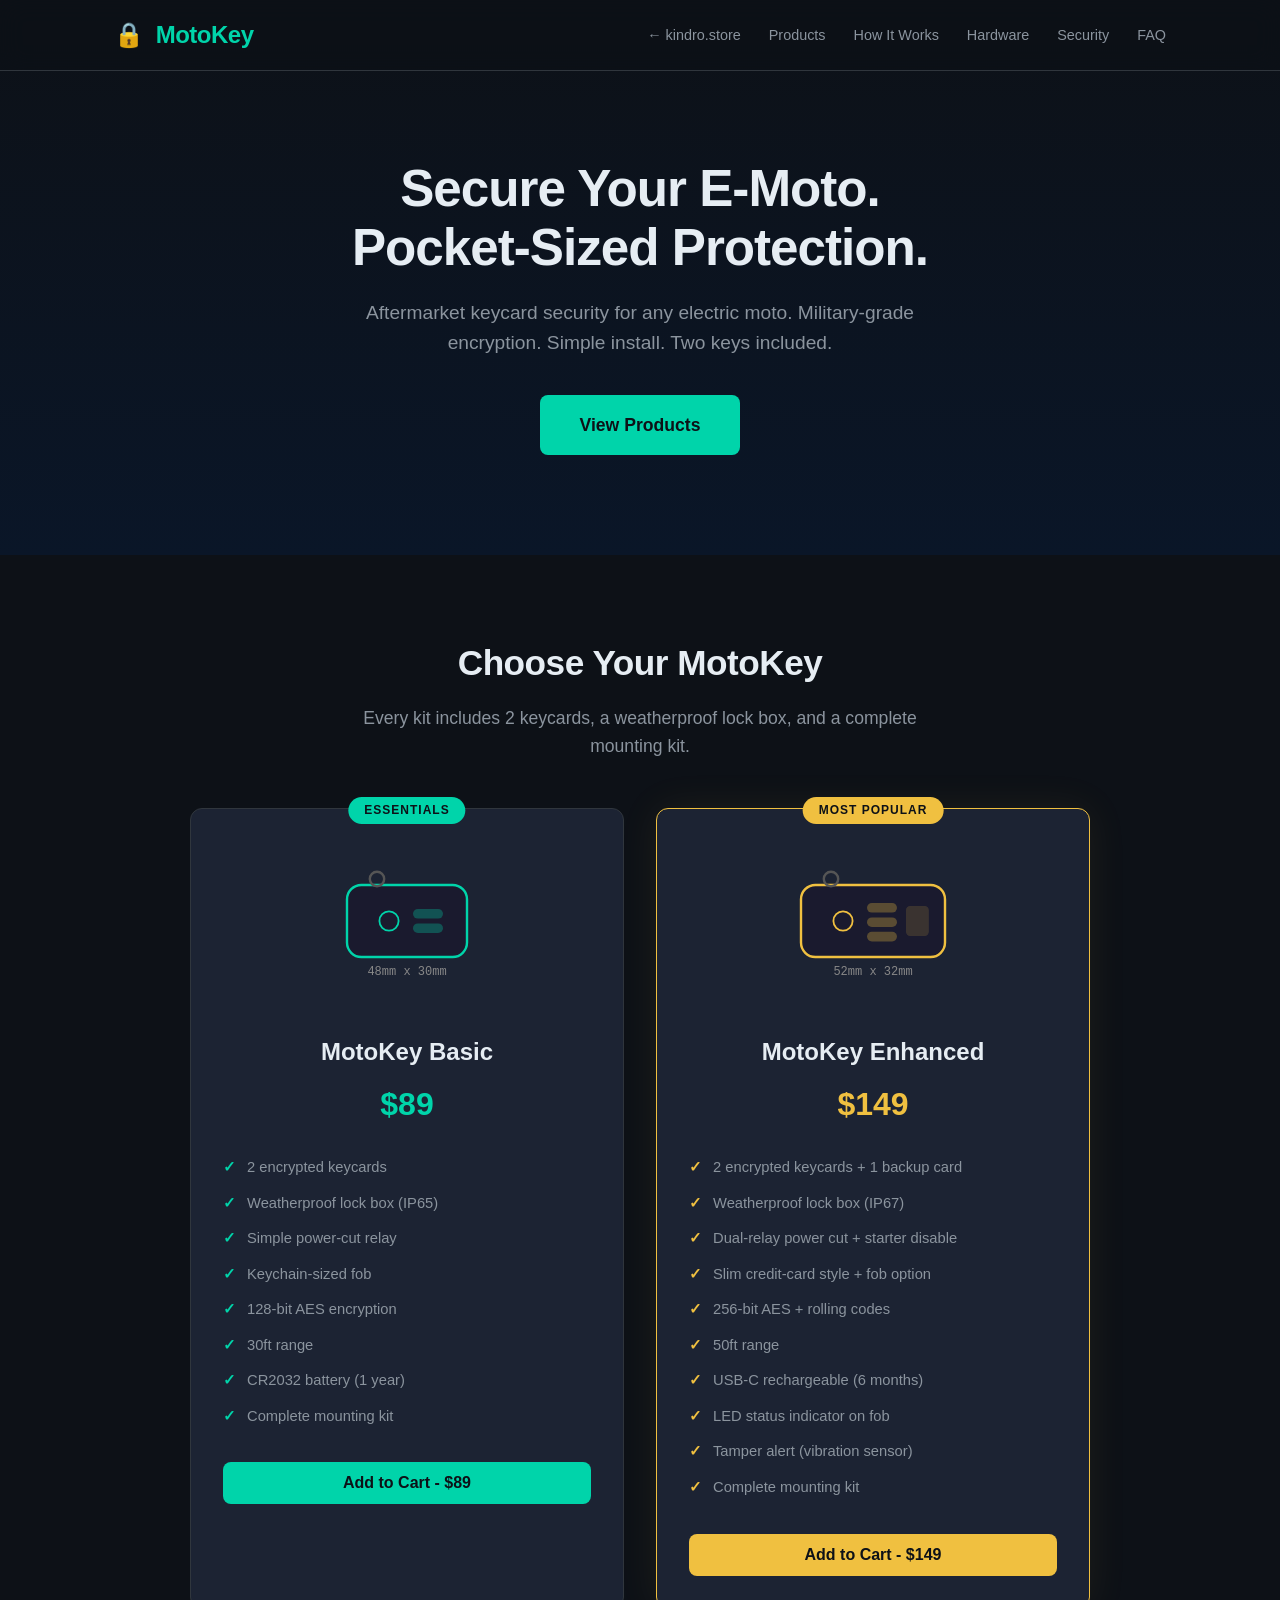
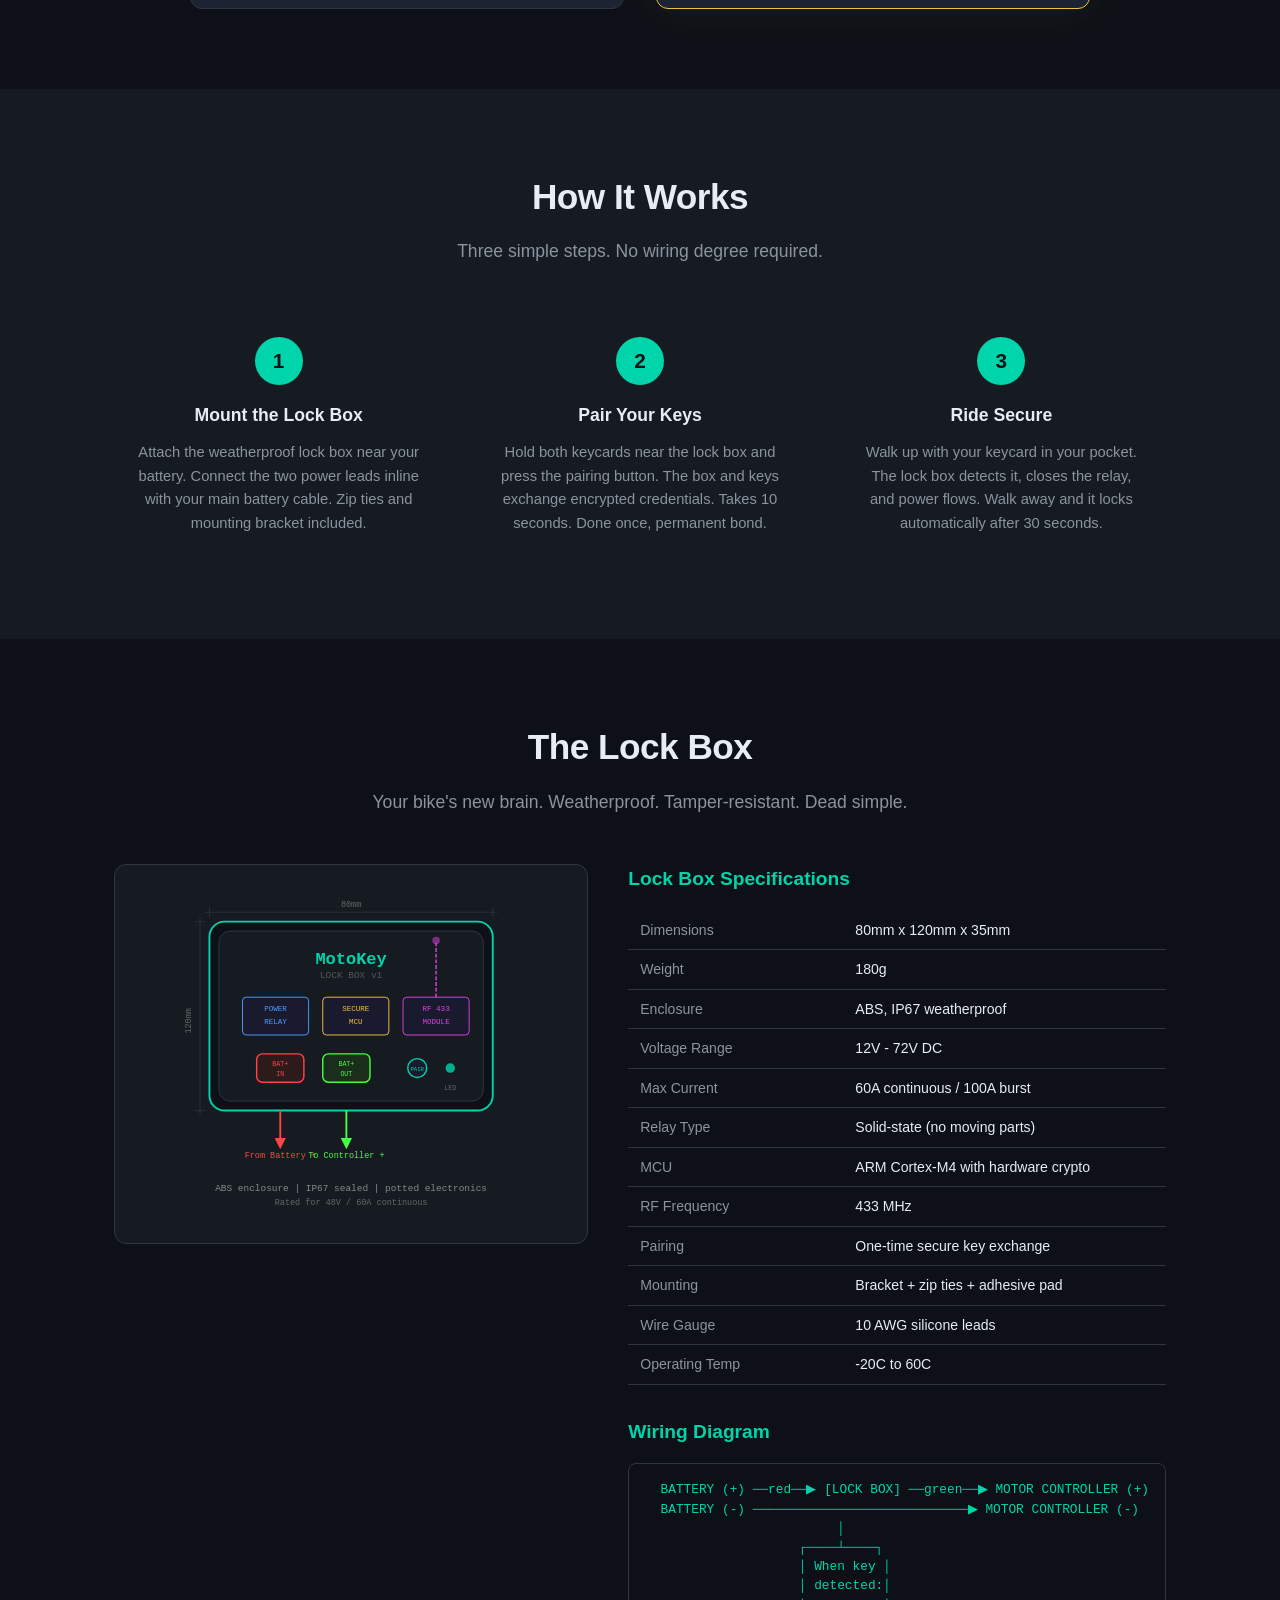
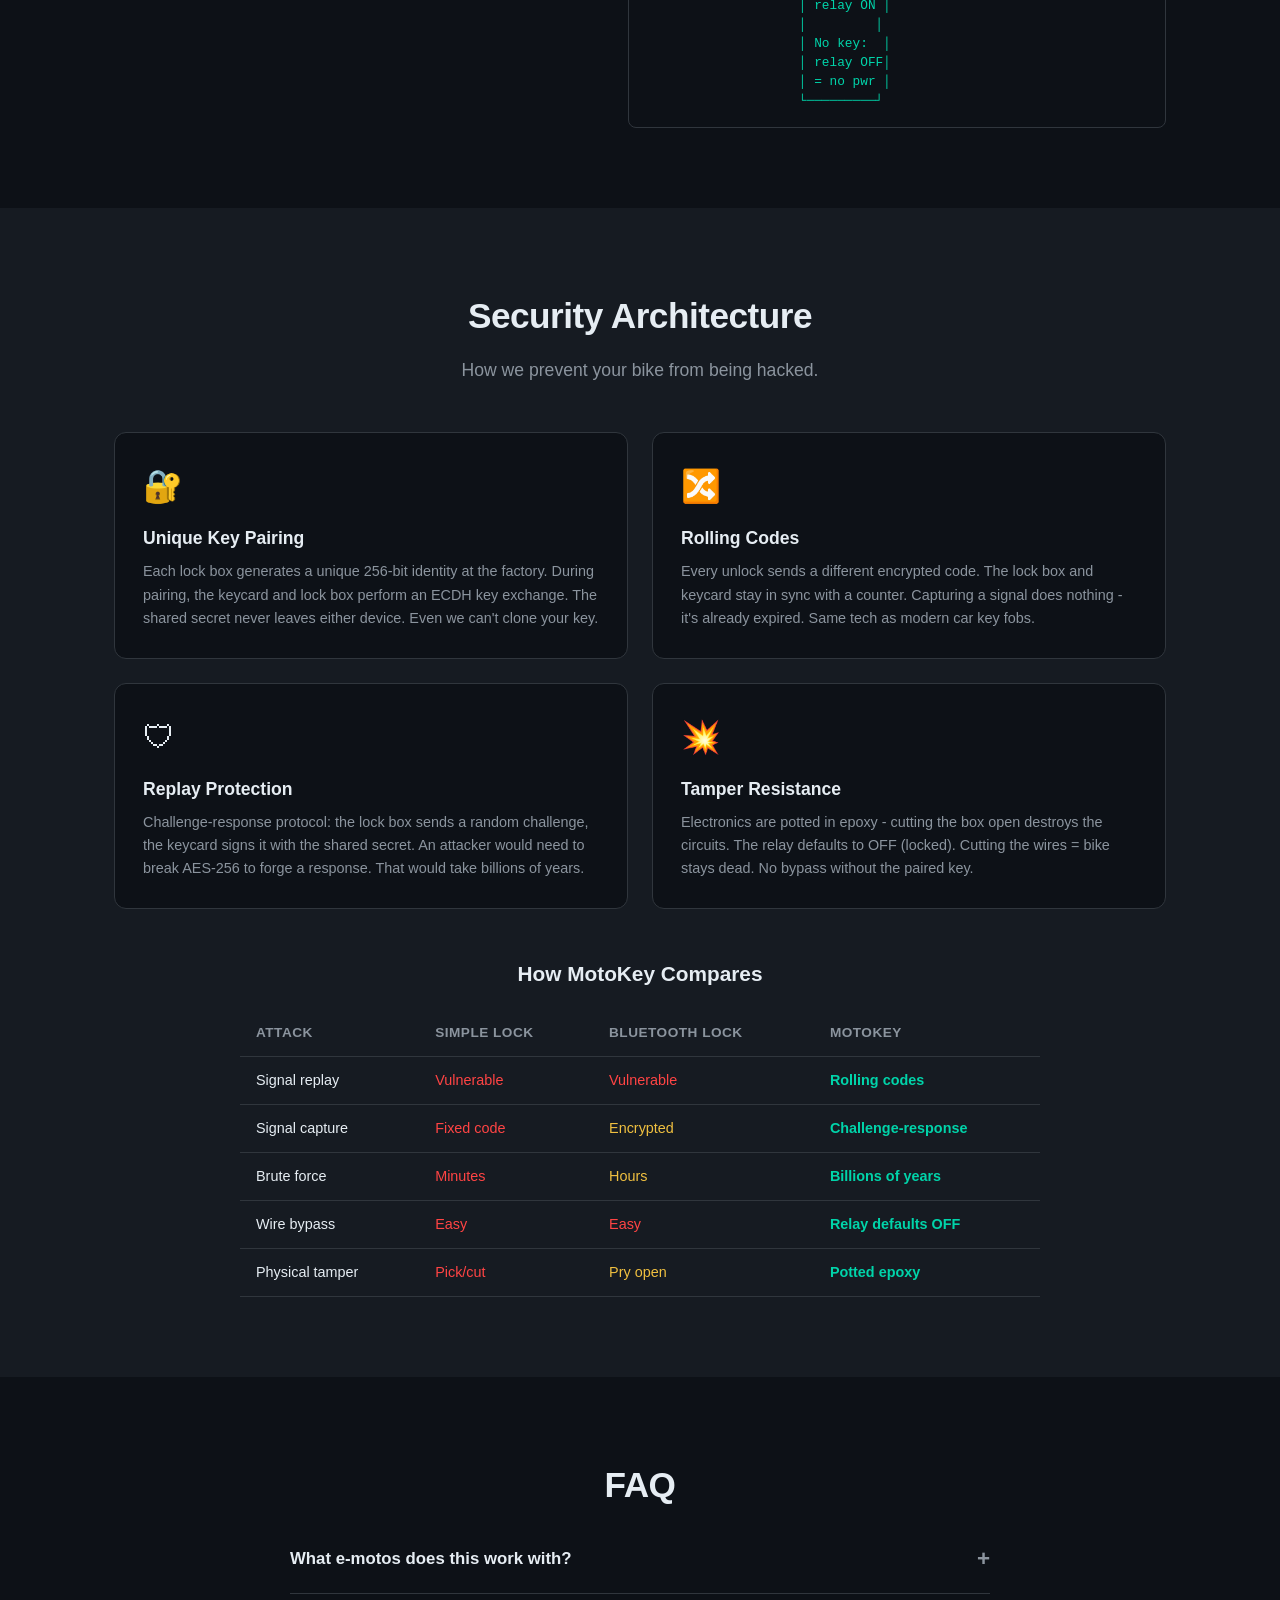
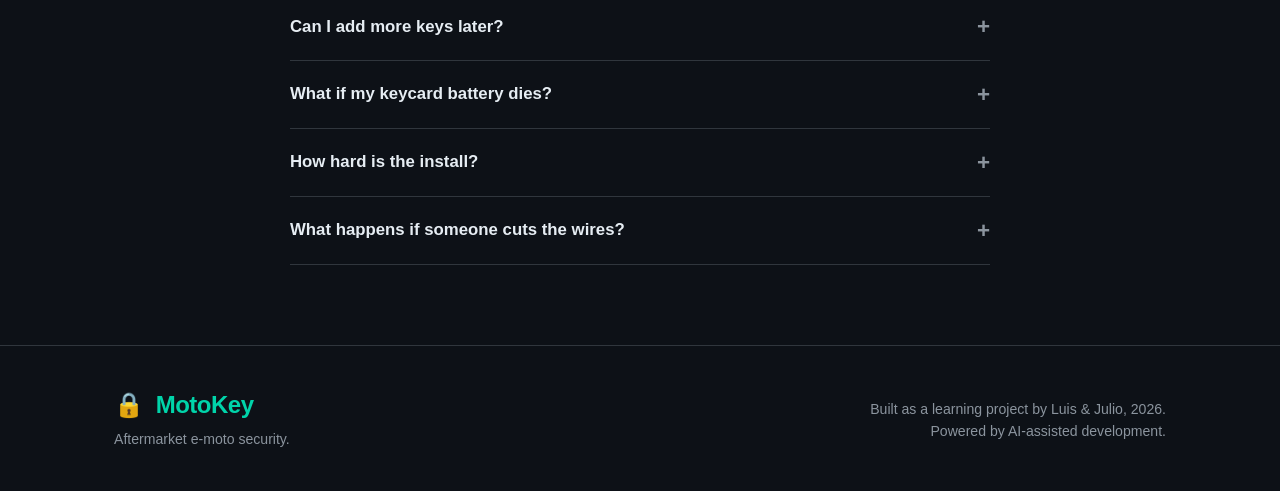
<file: index.html>
<!DOCTYPE html>
<html lang="en">
<head>
    <meta charset="UTF-8">
    <meta name="viewport" content="width=device-width, initial-scale=1.0">
    <title>MotoKey - E-Moto Security Systems</title>
    <link rel="stylesheet" href="style.css">
</head>
<body>

<!-- Navigation -->
<nav class="navbar">
    <div class="container nav-content">
        <div class="logo">
            <span class="logo-icon">&#x1f512;</span> MotoKey
        </div>
        <div class="nav-links">
            <a href="/">&#x2190; kindro.store</a>
            <a href="#products">Products</a>
            <a href="#how-it-works">How It Works</a>
            <a href="#hardware">Hardware</a>
            <a href="#security">Security</a>
            <a href="#faq">FAQ</a>
        </div>
    </div>
</nav>

<!-- Hero -->
<section class="hero">
    <div class="container">
        <h1>Secure Your E-Moto.<br>Pocket-Sized Protection.</h1>
        <p class="hero-subtitle">Aftermarket keycard security for any electric moto. Military-grade encryption. Simple install. Two keys included.</p>
        <a href="#products" class="btn btn-primary btn-large">View Products</a>
    </div>
</section>

<!-- Products -->
<section id="products" class="section">
    <div class="container">
        <h2 class="section-title">Choose Your MotoKey</h2>
        <p class="section-subtitle">Every kit includes 2 keycards, a weatherproof lock box, and a complete mounting kit.</p>

        <div class="products-grid">
            <!-- Basic -->
            <div class="product-card">
                <div class="product-badge">Essentials</div>
                <div class="product-image">
                    <svg viewBox="0 0 200 120" class="product-svg">
                        <!-- Key fob shape -->
                        <rect x="50" y="20" width="100" height="60" rx="12" fill="#1a1a2e" stroke="#00d4aa" stroke-width="2"/>
                        <circle cx="85" cy="50" r="8" fill="none" stroke="#00d4aa" stroke-width="1.5"/>
                        <rect x="105" y="40" width="25" height="8" rx="4" fill="#00d4aa" opacity="0.3"/>
                        <rect x="105" y="52" width="25" height="8" rx="4" fill="#00d4aa" opacity="0.3"/>
                        <circle cx="75" cy="15" r="6" fill="none" stroke="#555" stroke-width="2"/>
                        <text x="100" y="95" text-anchor="middle" fill="#888" font-size="10" font-family="monospace">48mm x 30mm</text>
                    </svg>
                </div>
                <h3>MotoKey Basic</h3>
                <div class="product-price">$89</div>
                <ul class="product-features">
                    <li>2 encrypted keycards</li>
                    <li>Weatherproof lock box (IP65)</li>
                    <li>Simple power-cut relay</li>
                    <li>Keychain-sized fob</li>
                    <li>128-bit AES encryption</li>
                    <li>30ft range</li>
                    <li>CR2032 battery (1 year)</li>
                    <li>Complete mounting kit</li>
                </ul>
                <button class="btn btn-primary" onclick="addToCart('basic')">Add to Cart - $89</button>
            </div>

            <!-- Enhanced -->
            <div class="product-card featured">
                <div class="product-badge badge-featured">Most Popular</div>
                <div class="product-image">
                    <svg viewBox="0 0 200 120" class="product-svg">
                        <!-- Enhanced key fob shape -->
                        <rect x="40" y="20" width="120" height="60" rx="12" fill="#1a1a2e" stroke="#f0c040" stroke-width="2"/>
                        <circle cx="75" cy="50" r="8" fill="none" stroke="#f0c040" stroke-width="1.5"/>
                        <rect x="95" y="35" width="25" height="8" rx="4" fill="#f0c040" opacity="0.3"/>
                        <rect x="95" y="47" width="25" height="8" rx="4" fill="#f0c040" opacity="0.3"/>
                        <rect x="95" y="59" width="25" height="8" rx="4" fill="#f0c040" opacity="0.3"/>
                        <rect x="128" y="38" width="18" height="24" rx="3" fill="#f0c040" opacity="0.15" stroke="#f0c040" stroke-width="1"/>
                        <circle cx="65" cy="15" r="6" fill="none" stroke="#555" stroke-width="2"/>
                        <text x="100" y="95" text-anchor="middle" fill="#888" font-size="10" font-family="monospace">52mm x 32mm</text>
                    </svg>
                </div>
                <h3>MotoKey Enhanced</h3>
                <div class="product-price">$149</div>
                <ul class="product-features">
                    <li>2 encrypted keycards + 1 backup card</li>
                    <li>Weatherproof lock box (IP67)</li>
                    <li>Dual-relay power cut + starter disable</li>
                    <li>Slim credit-card style + fob option</li>
                    <li>256-bit AES + rolling codes</li>
                    <li>50ft range</li>
                    <li>USB-C rechargeable (6 months)</li>
                    <li>LED status indicator on fob</li>
                    <li>Tamper alert (vibration sensor)</li>
                    <li>Complete mounting kit</li>
                </ul>
                <button class="btn btn-accent" onclick="addToCart('enhanced')">Add to Cart - $149</button>
            </div>
        </div>
    </div>
</section>

<!-- How It Works -->
<section id="how-it-works" class="section section-dark">
    <div class="container">
        <h2 class="section-title">How It Works</h2>
        <p class="section-subtitle">Three simple steps. No wiring degree required.</p>

        <div class="steps-grid">
            <div class="step">
                <div class="step-number">1</div>
                <h3>Mount the Lock Box</h3>
                <p>Attach the weatherproof lock box near your battery. Connect the two power leads inline with your main battery cable. Zip ties and mounting bracket included.</p>
            </div>
            <div class="step">
                <div class="step-number">2</div>
                <h3>Pair Your Keys</h3>
                <p>Hold both keycards near the lock box and press the pairing button. The box and keys exchange encrypted credentials. Takes 10 seconds. Done once, permanent bond.</p>
            </div>
            <div class="step">
                <div class="step-number">3</div>
                <h3>Ride Secure</h3>
                <p>Walk up with your keycard in your pocket. The lock box detects it, closes the relay, and power flows. Walk away and it locks automatically after 30 seconds.</p>
            </div>
        </div>
    </div>
</section>

<!-- Hardware Design -->
<section id="hardware" class="section">
    <div class="container">
        <h2 class="section-title">The Lock Box</h2>
        <p class="section-subtitle">Your bike's new brain. Weatherproof. Tamper-resistant. Dead simple.</p>

        <div class="hardware-layout">
            <div class="hardware-diagram">
                <svg viewBox="0 0 500 400" class="hardware-svg">
                    <!-- Lock box body -->
                    <rect x="100" y="60" width="300" height="200" rx="16" fill="#0d1117" stroke="#00d4aa" stroke-width="2"/>
                    <rect x="110" y="70" width="280" height="180" rx="12" fill="#161b22" stroke="#30363d" stroke-width="1"/>

                    <!-- Label -->
                    <text x="250" y="105" text-anchor="middle" fill="#00d4aa" font-size="18" font-family="monospace" font-weight="bold">MotoKey</text>
                    <text x="250" y="120" text-anchor="middle" fill="#555" font-size="10" font-family="monospace">LOCK BOX v1</text>

                    <!-- Internal components -->
                    <!-- Relay -->
                    <rect x="135" y="140" width="70" height="40" rx="4" fill="#1a1a2e" stroke="#4a9eff" stroke-width="1"/>
                    <text x="170" y="155" text-anchor="middle" fill="#4a9eff" font-size="8" font-family="monospace">POWER</text>
                    <text x="170" y="168" text-anchor="middle" fill="#4a9eff" font-size="8" font-family="monospace">RELAY</text>

                    <!-- MCU -->
                    <rect x="220" y="140" width="70" height="40" rx="4" fill="#1a1a2e" stroke="#f0c040" stroke-width="1"/>
                    <text x="255" y="155" text-anchor="middle" fill="#f0c040" font-size="8" font-family="monospace">SECURE</text>
                    <text x="255" y="168" text-anchor="middle" fill="#f0c040" font-size="8" font-family="monospace">MCU</text>

                    <!-- RF module -->
                    <rect x="305" y="140" width="70" height="40" rx="4" fill="#1a1a2e" stroke="#e040e0" stroke-width="1"/>
                    <text x="340" y="155" text-anchor="middle" fill="#e040e0" font-size="8" font-family="monospace">RF 433</text>
                    <text x="340" y="168" text-anchor="middle" fill="#e040e0" font-size="8" font-family="monospace">MODULE</text>

                    <!-- Antenna -->
                    <line x1="340" y1="140" x2="340" y2="80" stroke="#e040e0" stroke-width="1.5" stroke-dasharray="4,2"/>
                    <circle cx="340" cy="80" r="4" fill="#e040e0" opacity="0.5"/>

                    <!-- Connectors bottom -->
                    <!-- Battery In -->
                    <rect x="150" y="200" width="50" height="30" rx="6" fill="#2d1b1b" stroke="#ff4444" stroke-width="1.5"/>
                    <text x="175" y="213" text-anchor="middle" fill="#ff4444" font-size="7" font-family="monospace">BAT+</text>
                    <text x="175" y="223" text-anchor="middle" fill="#ff4444" font-size="7" font-family="monospace">IN</text>

                    <!-- Battery Out -->
                    <rect x="220" y="200" width="50" height="30" rx="6" fill="#1b2d1b" stroke="#44ff44" stroke-width="1.5"/>
                    <text x="245" y="213" text-anchor="middle" fill="#44ff44" font-size="7" font-family="monospace">BAT+</text>
                    <text x="245" y="223" text-anchor="middle" fill="#44ff44" font-size="7" font-family="monospace">OUT</text>

                    <!-- Pair button -->
                    <circle cx="320" cy="215" r="10" fill="#1a1a2e" stroke="#00d4aa" stroke-width="1.5"/>
                    <text x="320" y="218" text-anchor="middle" fill="#00d4aa" font-size="6" font-family="monospace">PAIR</text>

                    <!-- Status LED -->
                    <circle cx="355" cy="215" r="5" fill="#00d4aa" opacity="0.8"/>
                    <text x="355" y="238" text-anchor="middle" fill="#666" font-size="7" font-family="monospace">LED</text>

                    <!-- Wiring arrows -->
                    <line x1="175" y1="260" x2="175" y2="295" stroke="#ff4444" stroke-width="2" marker-end="url(#arrowRed)"/>
                    <text x="175" y="310" text-anchor="middle" fill="#ff4444" font-size="9" font-family="monospace">From Battery +</text>

                    <line x1="245" y1="260" x2="245" y2="295" stroke="#44ff44" stroke-width="2" marker-end="url(#arrowGreen)"/>
                    <text x="245" y="310" text-anchor="middle" fill="#44ff44" font-size="9" font-family="monospace">To Controller +</text>

                    <!-- Dimensions -->
                    <line x1="90" y1="55" x2="90" y2="265" stroke="#444" stroke-width="0.5"/>
                    <line x1="85" y1="60" x2="95" y2="60" stroke="#444" stroke-width="0.5"/>
                    <line x1="85" y1="260" x2="95" y2="260" stroke="#444" stroke-width="0.5"/>
                    <text x="80" y="165" text-anchor="middle" fill="#666" font-size="9" font-family="monospace" transform="rotate(-90,80,165)">120mm</text>

                    <line x1="95" y1="50" x2="405" y2="50" stroke="#444" stroke-width="0.5"/>
                    <line x1="100" y1="45" x2="100" y2="55" stroke="#444" stroke-width="0.5"/>
                    <line x1="400" y1="45" x2="400" y2="55" stroke="#444" stroke-width="0.5"/>
                    <text x="250" y="44" text-anchor="middle" fill="#666" font-size="9" font-family="monospace">80mm</text>

                    <!-- Arrow markers -->
                    <defs>
                        <marker id="arrowRed" markerWidth="6" markerHeight="6" refX="3" refY="3" orient="auto">
                            <path d="M0,0 L6,3 L0,6 Z" fill="#ff4444"/>
                        </marker>
                        <marker id="arrowGreen" markerWidth="6" markerHeight="6" refX="3" refY="3" orient="auto">
                            <path d="M0,0 L6,3 L0,6 Z" fill="#44ff44"/>
                        </marker>
                    </defs>

                    <!-- Enclosure note -->
                    <text x="250" y="345" text-anchor="middle" fill="#888" font-size="10" font-family="monospace">ABS enclosure | IP67 sealed | potted electronics</text>
                    <text x="250" y="360" text-anchor="middle" fill="#666" font-size="9" font-family="monospace">Rated for 48V / 60A continuous</text>
                </svg>
            </div>

            <div class="hardware-specs">
                <h3>Lock Box Specifications</h3>
                <table class="spec-table">
                    <tr><td>Dimensions</td><td>80mm x 120mm x 35mm</td></tr>
                    <tr><td>Weight</td><td>180g</td></tr>
                    <tr><td>Enclosure</td><td>ABS, IP67 weatherproof</td></tr>
                    <tr><td>Voltage Range</td><td>12V - 72V DC</td></tr>
                    <tr><td>Max Current</td><td>60A continuous / 100A burst</td></tr>
                    <tr><td>Relay Type</td><td>Solid-state (no moving parts)</td></tr>
                    <tr><td>MCU</td><td>ARM Cortex-M4 with hardware crypto</td></tr>
                    <tr><td>RF Frequency</td><td>433 MHz</td></tr>
                    <tr><td>Pairing</td><td>One-time secure key exchange</td></tr>
                    <tr><td>Mounting</td><td>Bracket + zip ties + adhesive pad</td></tr>
                    <tr><td>Wire Gauge</td><td>10 AWG silicone leads</td></tr>
                    <tr><td>Operating Temp</td><td>-20C to 60C</td></tr>
                </table>

                <h3>Wiring Diagram</h3>
                <div class="wiring-diagram">
                    <pre>
  BATTERY (+) ──red──▶ [LOCK BOX] ──green──▶ MOTOR CONTROLLER (+)
  BATTERY (-) ────────────────────────────▶ MOTOR CONTROLLER (-)
                         │
                    ┌────┴────┐
                    │ When key │
                    │ detected:│
                    │ relay ON │
                    │         │
                    │ No key:  │
                    │ relay OFF│
                    │ = no pwr │
                    └─────────┘</pre>
                </div>
            </div>
        </div>
    </div>
</section>

<!-- Security -->
<section id="security" class="section section-dark">
    <div class="container">
        <h2 class="section-title">Security Architecture</h2>
        <p class="section-subtitle">How we prevent your bike from being hacked.</p>

        <div class="security-grid">
            <div class="security-card">
                <div class="security-icon">&#x1f510;</div>
                <h3>Unique Key Pairing</h3>
                <p>Each lock box generates a unique 256-bit identity at the factory. During pairing, the keycard and lock box perform an ECDH key exchange. The shared secret never leaves either device. Even we can't clone your key.</p>
            </div>
            <div class="security-card">
                <div class="security-icon">&#x1f500;</div>
                <h3>Rolling Codes</h3>
                <p>Every unlock sends a different encrypted code. The lock box and keycard stay in sync with a counter. Capturing a signal does nothing - it's already expired. Same tech as modern car key fobs.</p>
            </div>
            <div class="security-card">
                <div class="security-icon">&#x1f6e1;</div>
                <h3>Replay Protection</h3>
                <p>Challenge-response protocol: the lock box sends a random challenge, the keycard signs it with the shared secret. An attacker would need to break AES-256 to forge a response. That would take billions of years.</p>
            </div>
            <div class="security-card">
                <div class="security-icon">&#x1f4a5;</div>
                <h3>Tamper Resistance</h3>
                <p>Electronics are potted in epoxy - cutting the box open destroys the circuits. The relay defaults to OFF (locked). Cutting the wires = bike stays dead. No bypass without the paired key.</p>
            </div>
        </div>

        <div class="security-comparison">
            <h3>How MotoKey Compares</h3>
            <table class="comparison-table">
                <thead>
                    <tr>
                        <th>Attack</th>
                        <th>Simple Lock</th>
                        <th>Bluetooth Lock</th>
                        <th>MotoKey</th>
                    </tr>
                </thead>
                <tbody>
                    <tr>
                        <td>Signal replay</td>
                        <td class="bad">Vulnerable</td>
                        <td class="bad">Vulnerable</td>
                        <td class="good">Rolling codes</td>
                    </tr>
                    <tr>
                        <td>Signal capture</td>
                        <td class="bad">Fixed code</td>
                        <td class="warn">Encrypted</td>
                        <td class="good">Challenge-response</td>
                    </tr>
                    <tr>
                        <td>Brute force</td>
                        <td class="bad">Minutes</td>
                        <td class="warn">Hours</td>
                        <td class="good">Billions of years</td>
                    </tr>
                    <tr>
                        <td>Wire bypass</td>
                        <td class="bad">Easy</td>
                        <td class="bad">Easy</td>
                        <td class="good">Relay defaults OFF</td>
                    </tr>
                    <tr>
                        <td>Physical tamper</td>
                        <td class="bad">Pick/cut</td>
                        <td class="warn">Pry open</td>
                        <td class="good">Potted epoxy</td>
                    </tr>
                </tbody>
            </table>
        </div>
    </div>
</section>

<!-- FAQ -->
<section id="faq" class="section">
    <div class="container">
        <h2 class="section-title">FAQ</h2>

        <div class="faq-list">
            <div class="faq-item">
                <h3 class="faq-question" onclick="toggleFaq(this)">What e-motos does this work with?</h3>
                <div class="faq-answer">
                    <p>Any electric moto, scooter, or e-bike with a battery voltage between 12V and 72V. The lock box sits inline with the main power cable. If your bike has a positive and negative wire from battery to controller, MotoKey works.</p>
                </div>
            </div>
            <div class="faq-item">
                <h3 class="faq-question" onclick="toggleFaq(this)">Can I add more keys later?</h3>
                <div class="faq-answer">
                    <p>Yes. Enter pairing mode on the lock box and hold the new keycard nearby. The lock box supports up to 8 paired keys. You can also unpair lost keys by entering a factory-reset sequence (requires physical access to the pair button).</p>
                </div>
            </div>
            <div class="faq-item">
                <h3 class="faq-question" onclick="toggleFaq(this)">What if my keycard battery dies?</h3>
                <div class="faq-answer">
                    <p>The lock box has a backup NFC mode. Hold the dead keycard directly against the lock box (within 2cm) and the box powers the card via NFC to complete authentication. You'll want to replace the battery soon, but you won't be stranded.</p>
                </div>
            </div>
            <div class="faq-item">
                <h3 class="faq-question" onclick="toggleFaq(this)">How hard is the install?</h3>
                <div class="faq-answer">
                    <p>15-20 minutes with basic tools. Disconnect battery, cut the main positive wire, strip ends, connect to lock box leads (screw terminals), mount with bracket or zip ties, reconnect battery, pair your keys. Full video guide included.</p>
                </div>
            </div>
            <div class="faq-item">
                <h3 class="faq-question" onclick="toggleFaq(this)">What happens if someone cuts the wires?</h3>
                <div class="faq-answer">
                    <p>The bike stays dead. The relay defaults to OPEN (no power). Cutting the lock box wires just permanently disconnects the battery from the motor. An attacker would need to bypass the lock box entirely by splicing new wire around it - which requires disassembling the bike and accessing the internal wiring.</p>
                </div>
            </div>
        </div>
    </div>
</section>

<!-- Cart Modal -->
<div id="cart-modal" class="modal" style="display:none;">
    <div class="modal-content">
        <span class="modal-close" onclick="closeCart()">&times;</span>
        <h2>Your Cart</h2>
        <div id="cart-items"></div>
        <div id="cart-total" class="cart-total"></div>
        <p class="cart-note">This is a demo storefront for learning purposes.</p>
        <button class="btn btn-primary" onclick="closeCart()">Continue Shopping</button>
    </div>
</div>

<!-- Floating Cart Button -->
<button id="cart-btn" class="cart-button" onclick="openCart()" style="display:none;">
    Cart (<span id="cart-count">0</span>)
</button>

<!-- Footer -->
<footer class="footer">
    <div class="container">
        <div class="footer-content">
            <div>
                <div class="logo"><span class="logo-icon">&#x1f512;</span> MotoKey</div>
                <p>Aftermarket e-moto security.</p>
            </div>
            <div>
                <p class="footer-note">Built as a learning project by Luis & Julio, 2026.<br>Powered by AI-assisted development.</p>
            </div>
        </div>
    </div>
</footer>

<script src="app.js"></script>
</body>
</html>
</file>
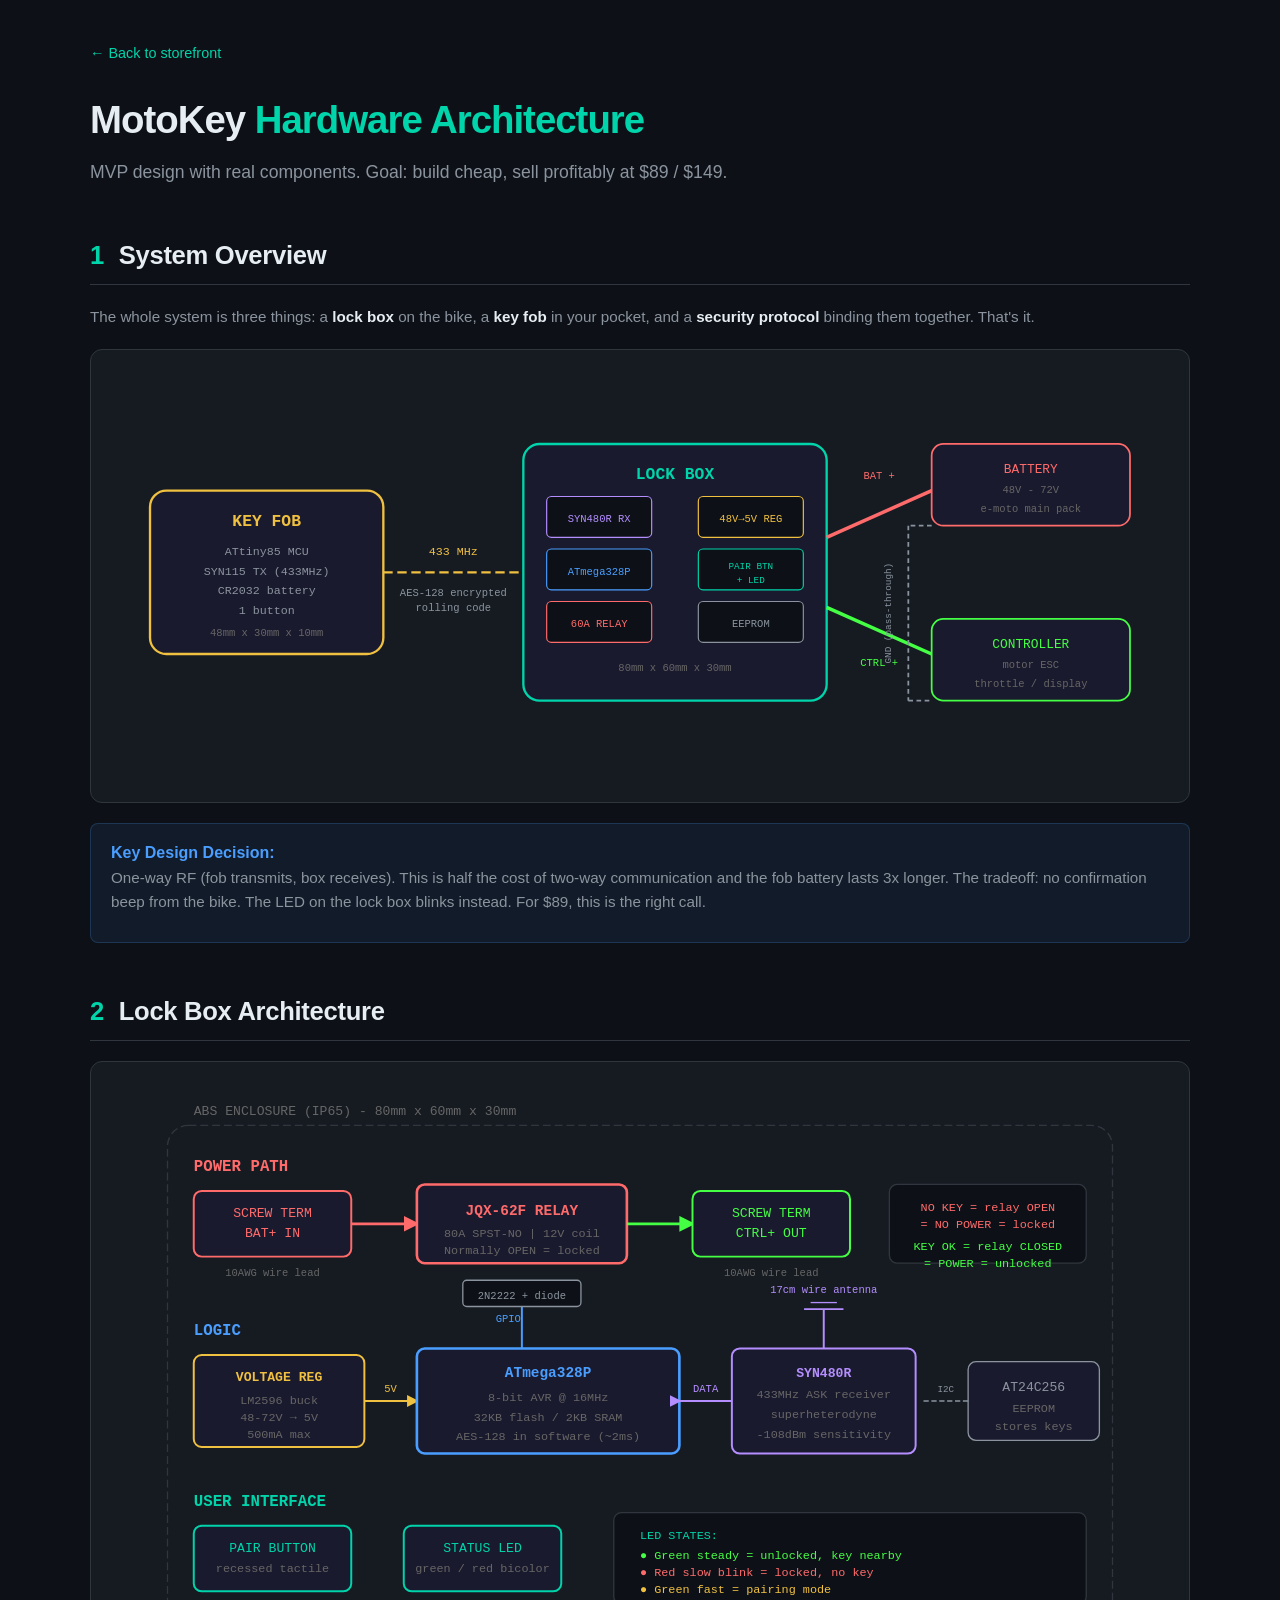
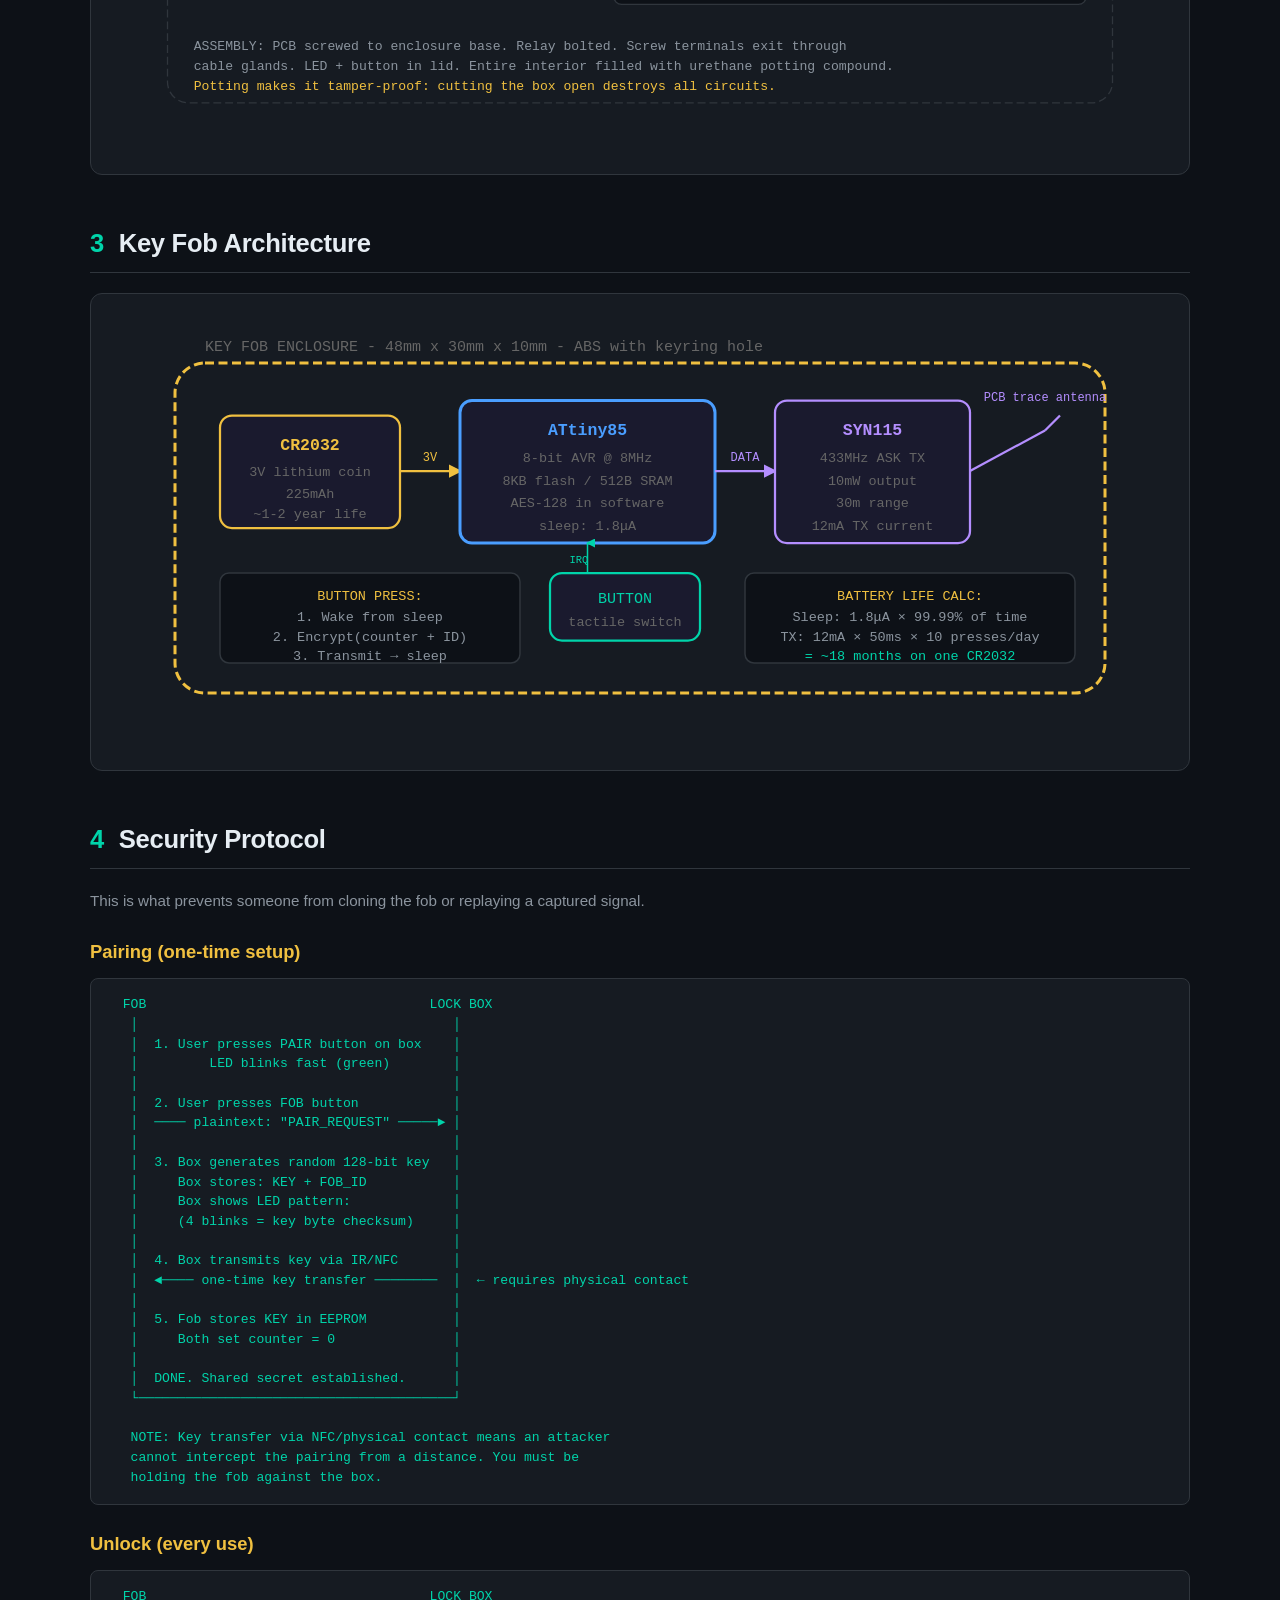
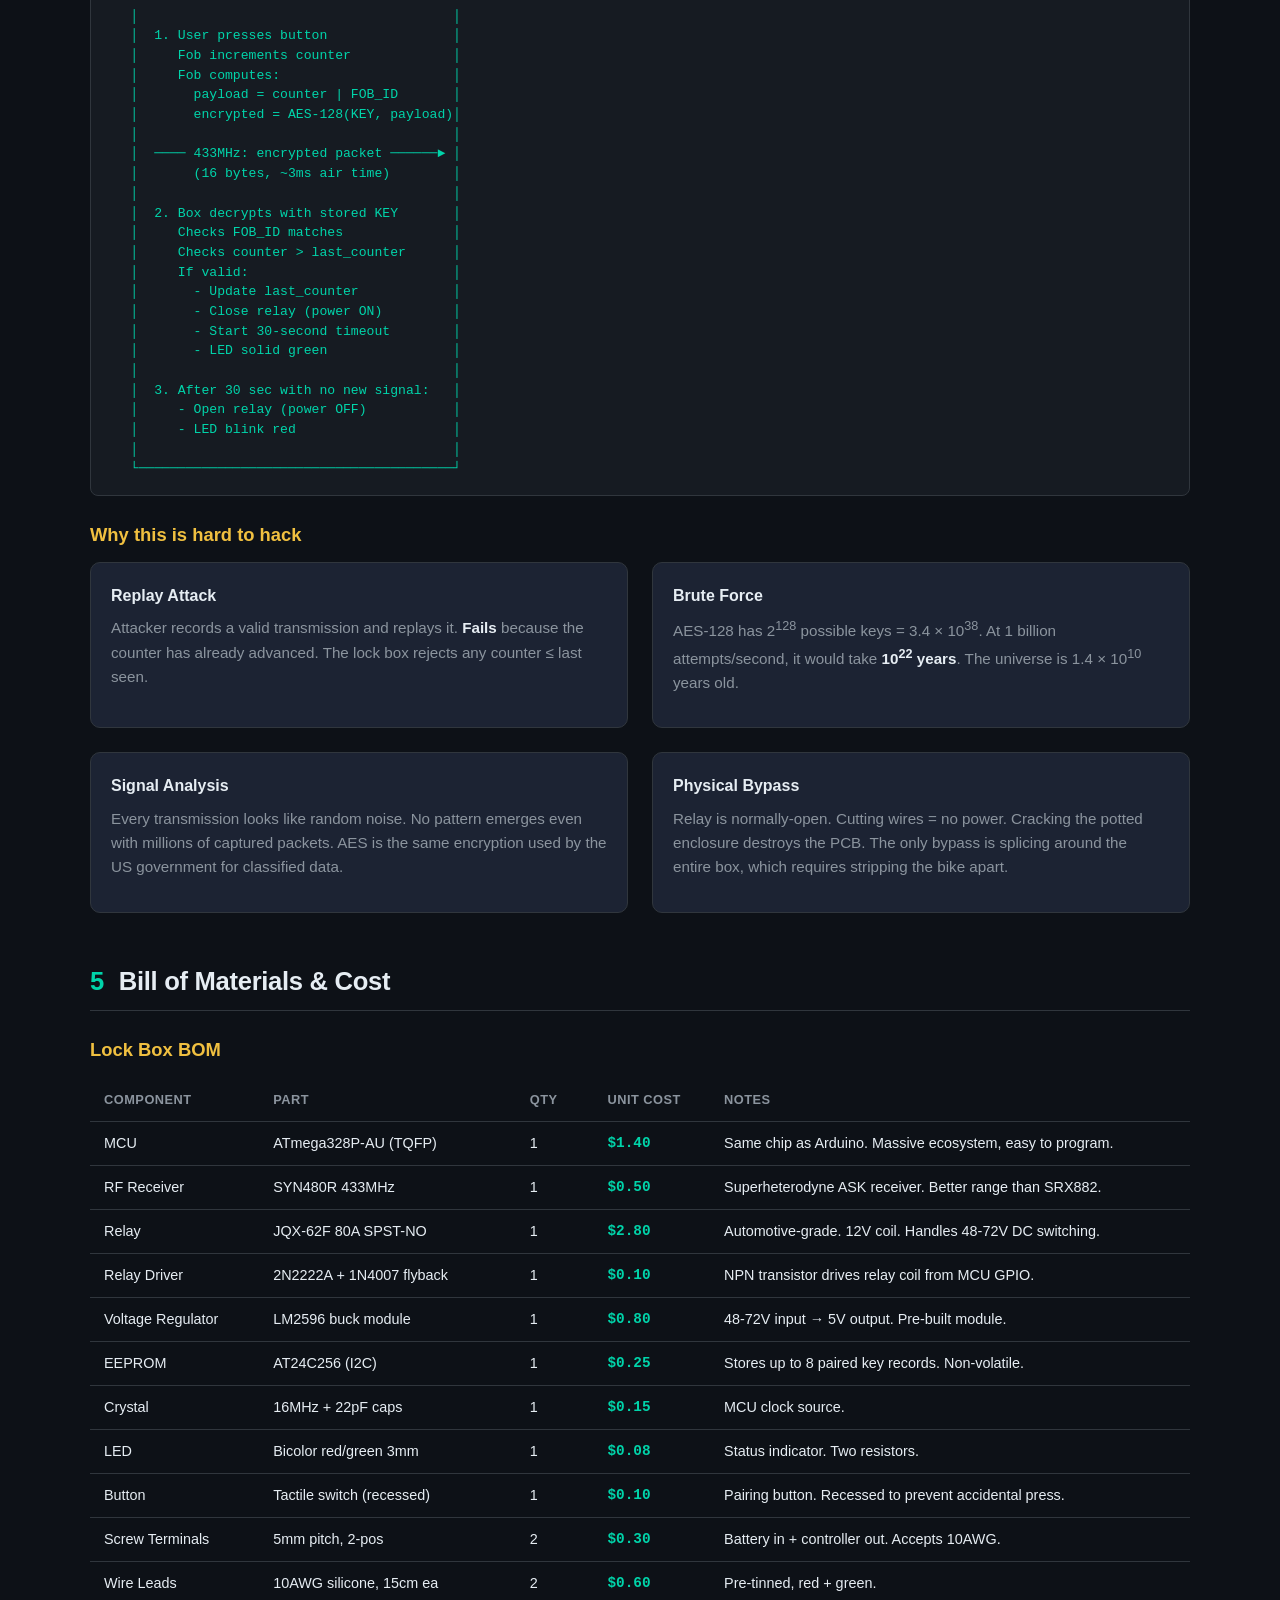
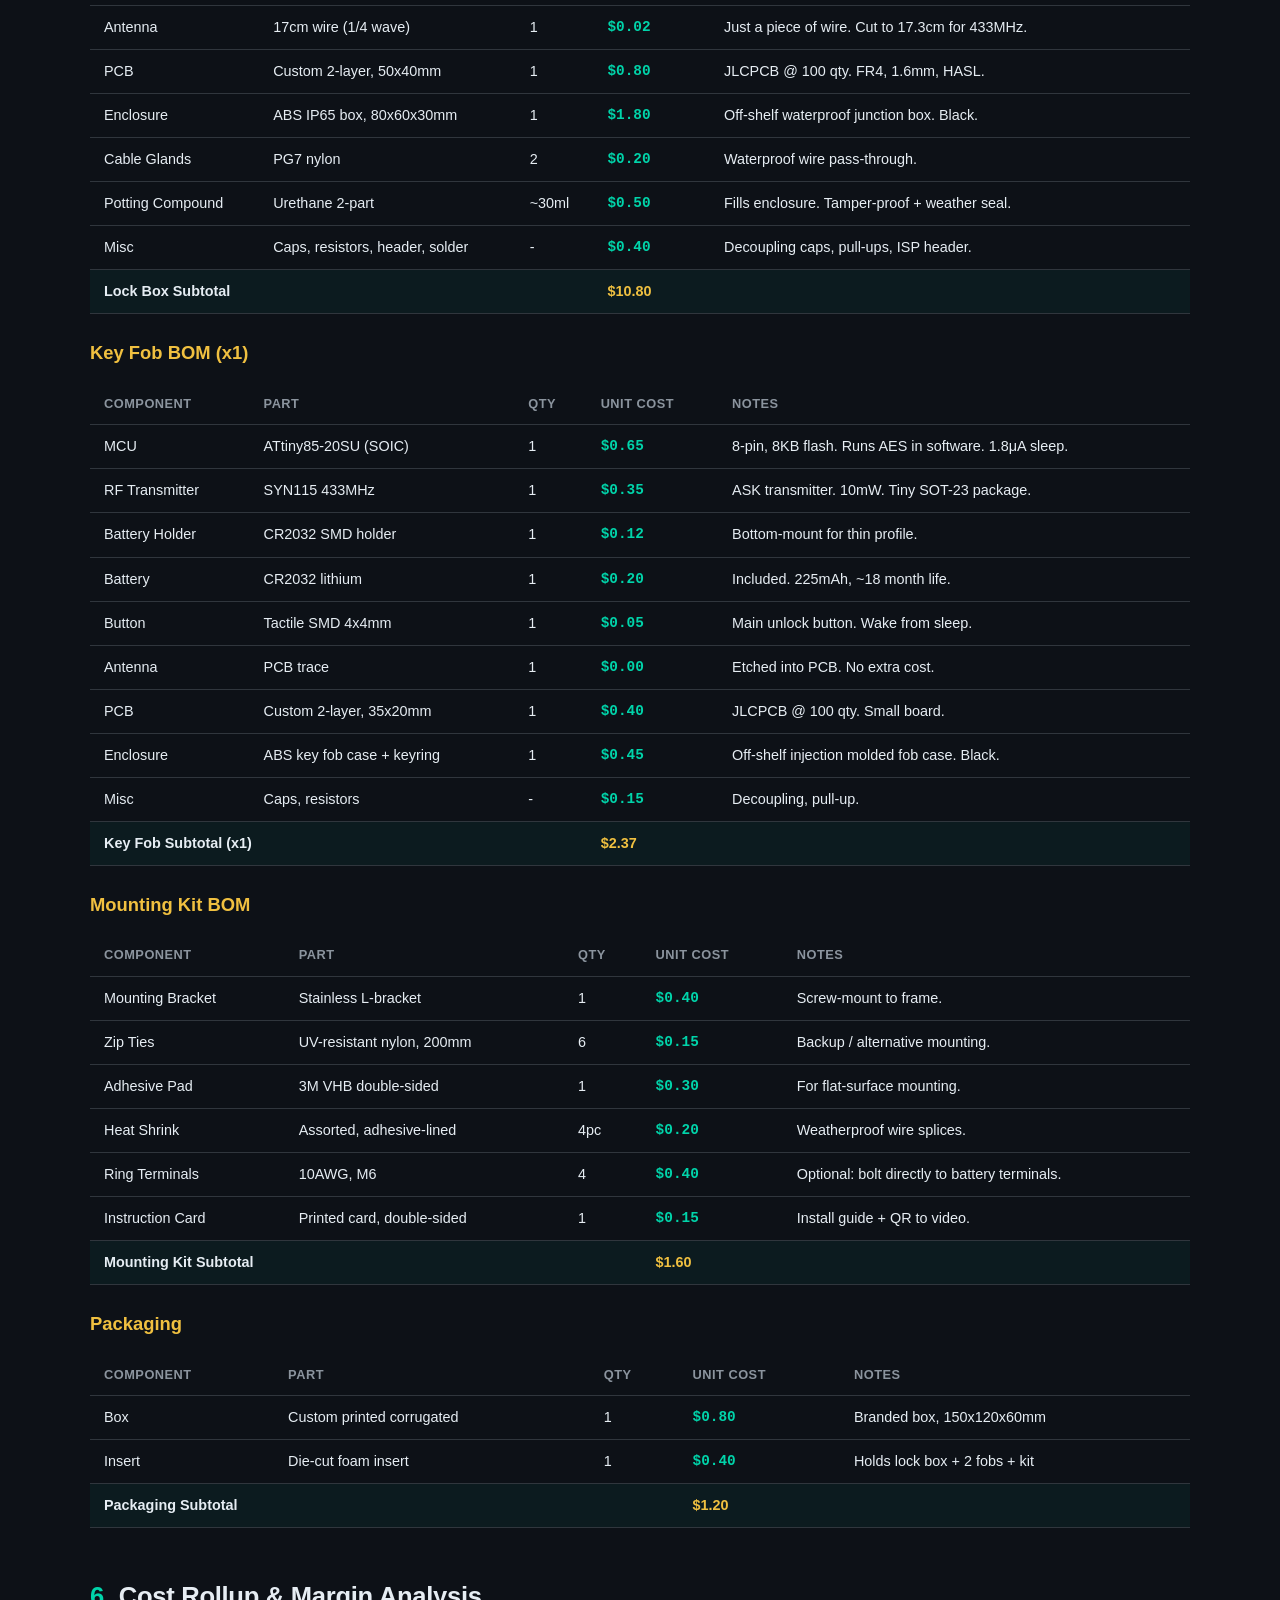
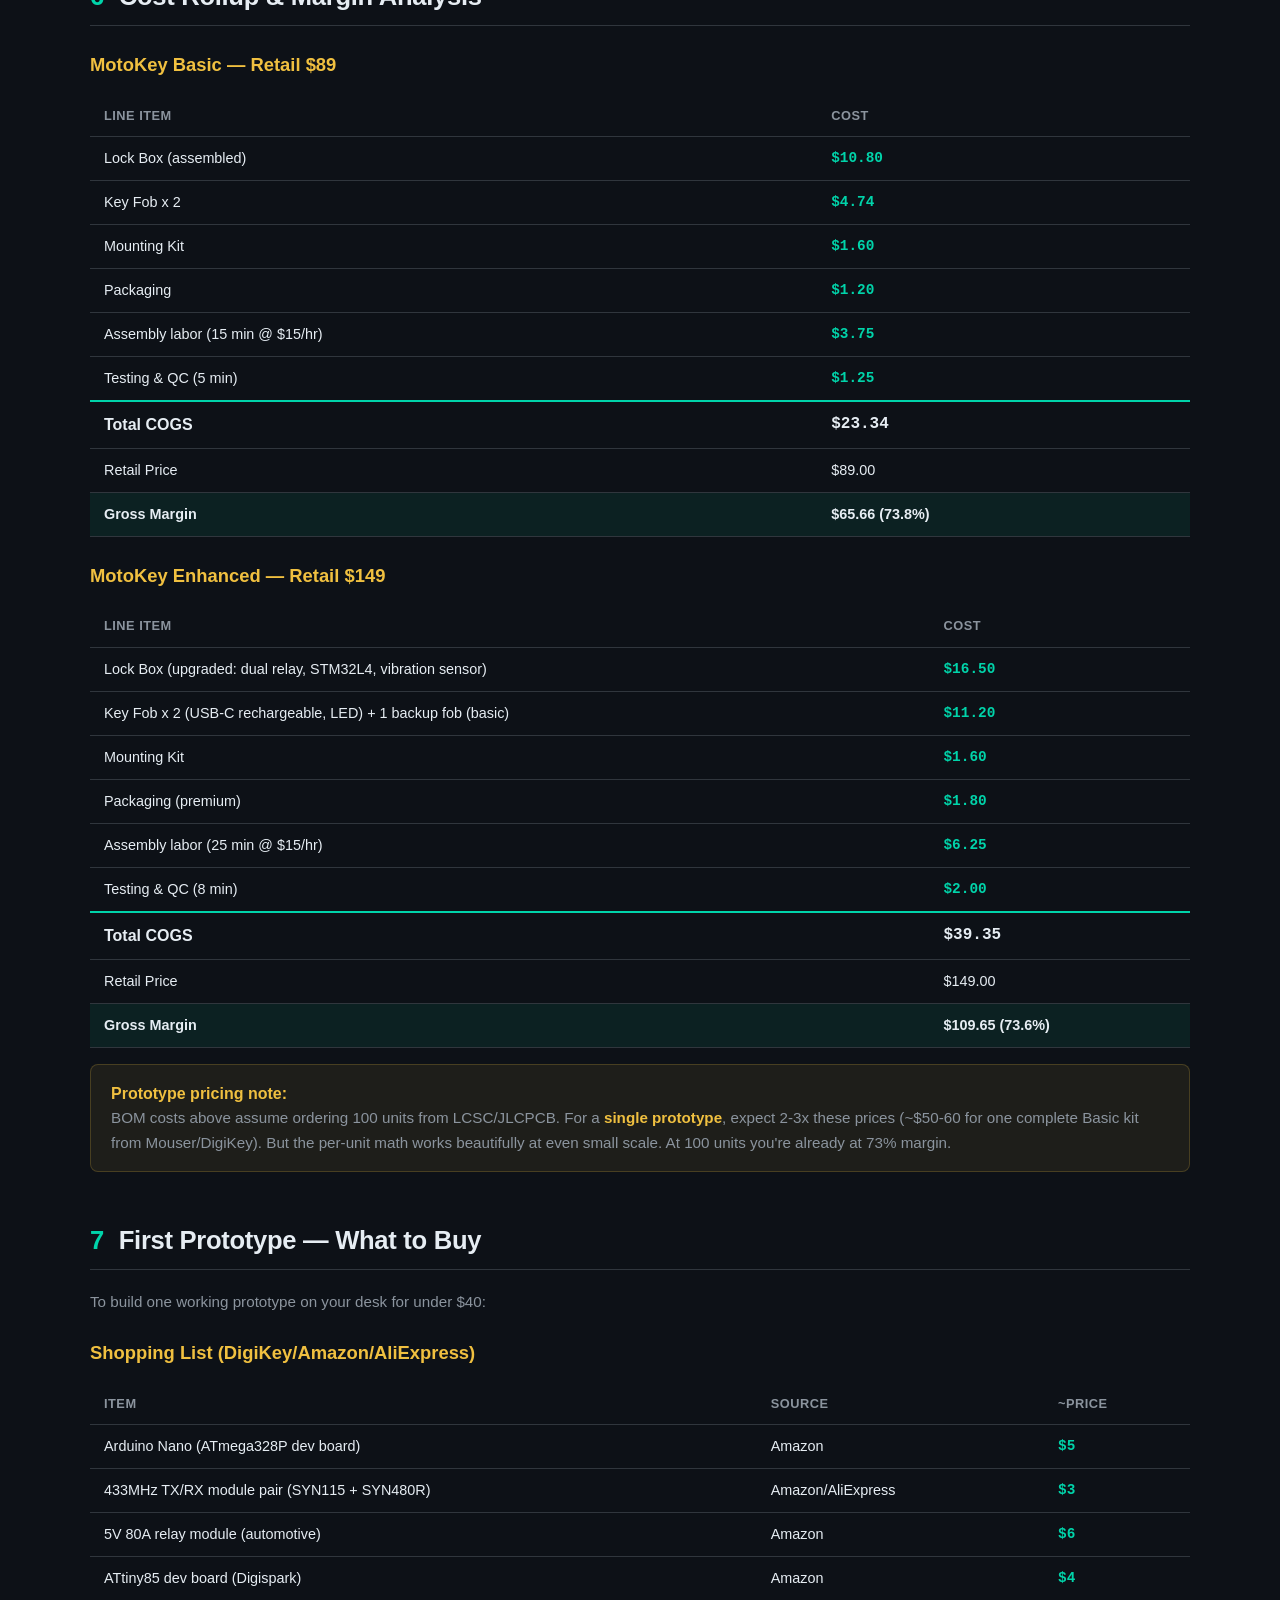
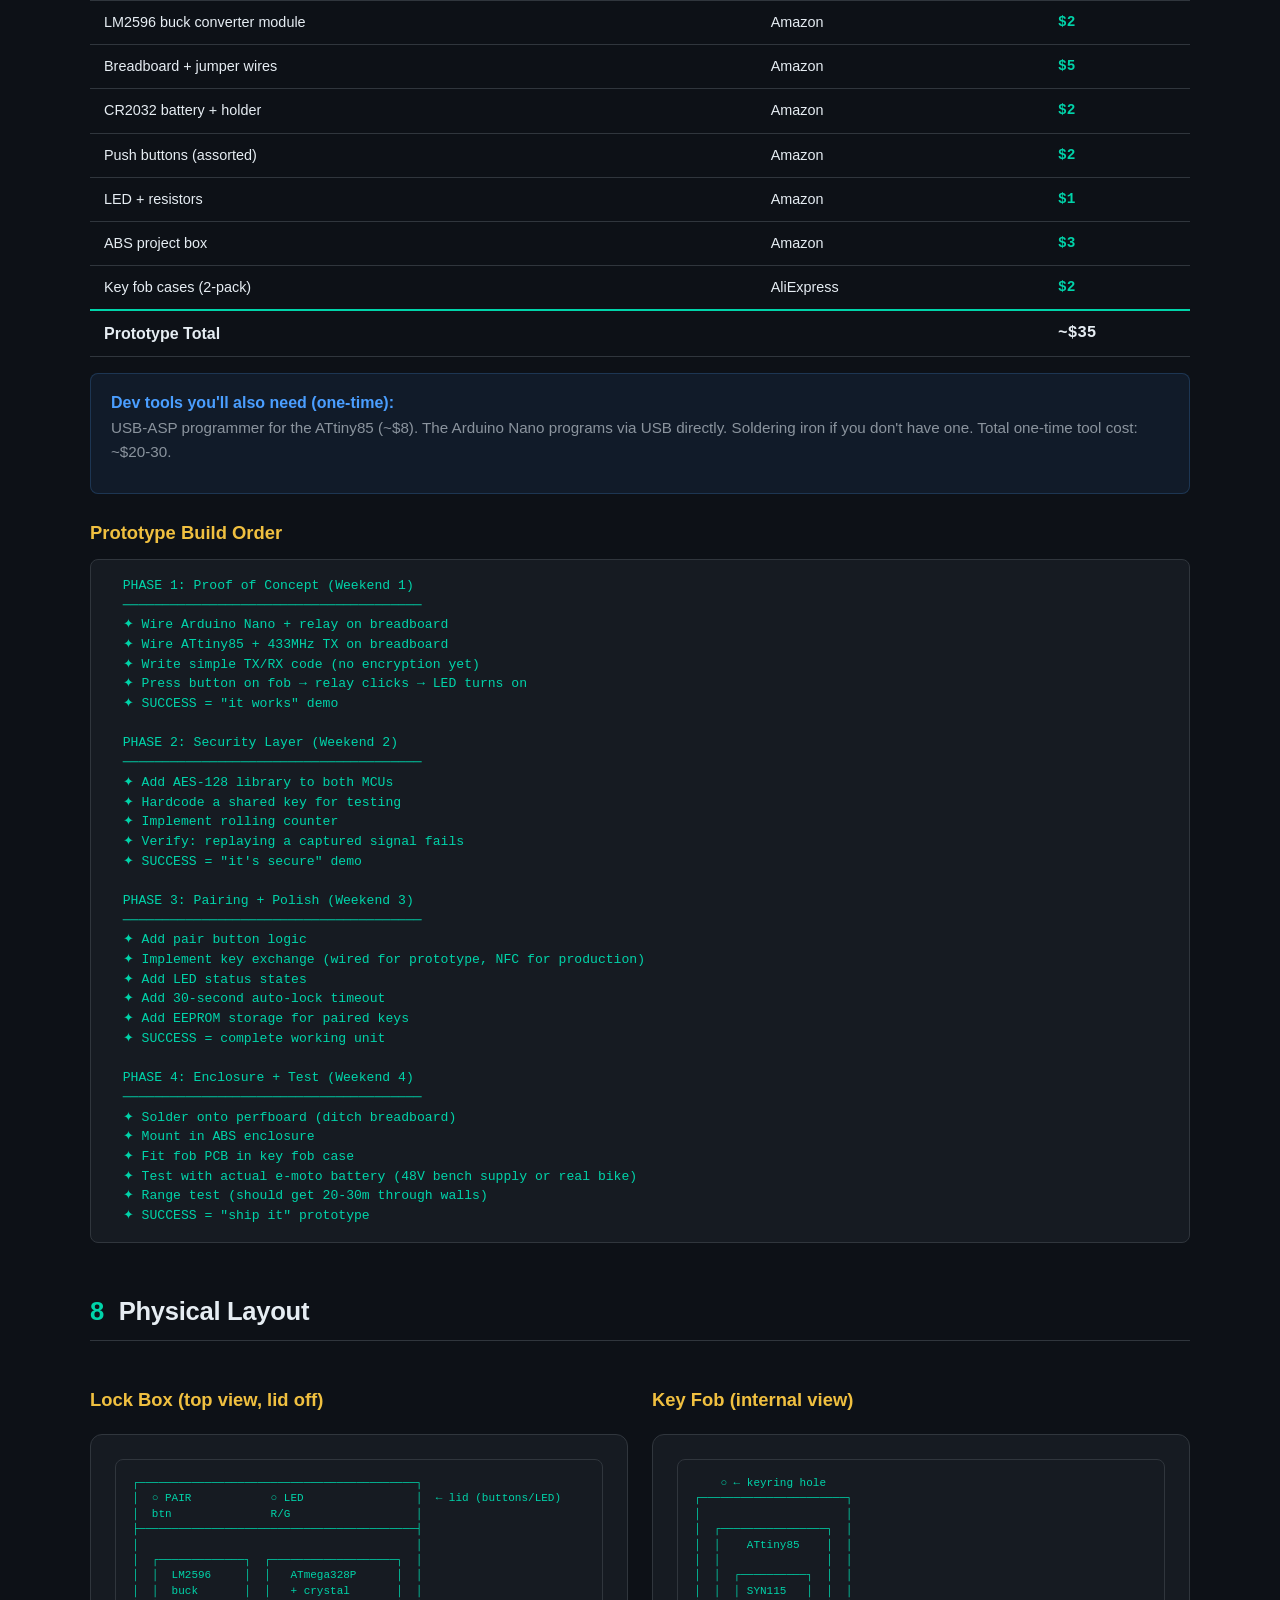
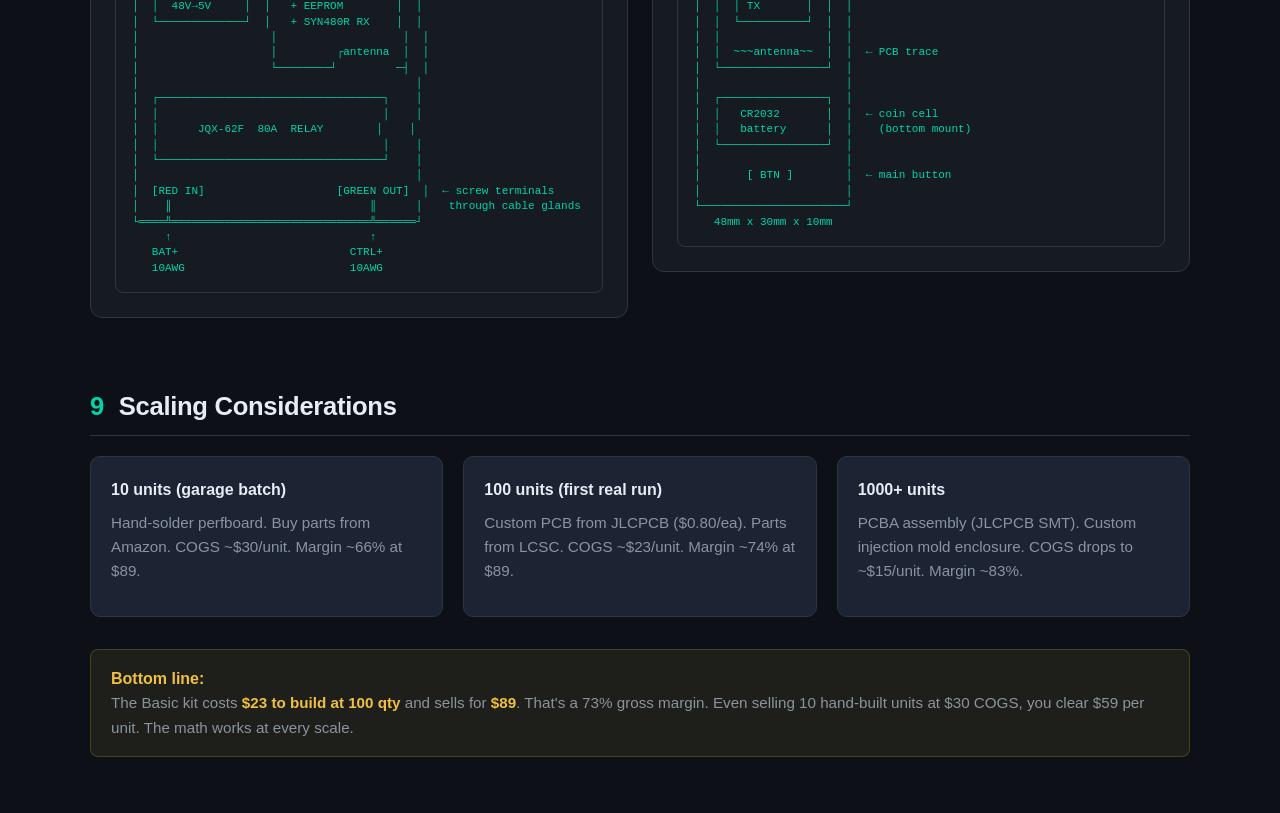
<file: hardware-design.html>
<!DOCTYPE html>
<html lang="en">
<head>
    <meta charset="UTF-8">
    <meta name="viewport" content="width=device-width, initial-scale=1.0">
    <title>MotoKey - Hardware Architecture & MVP Design</title>
    <style>
        *, *::before, *::after { box-sizing: border-box; margin: 0; padding: 0; }

        :root {
            --bg: #0d1117;
            --bg2: #161b22;
            --bg3: #1c2333;
            --text: #e6edf3;
            --muted: #8b949e;
            --green: #00d4aa;
            --gold: #f0c040;
            --red: #ff6b6b;
            --blue: #4a9eff;
            --purple: #b48eff;
            --border: #30363d;
        }

        body {
            font-family: -apple-system, BlinkMacSystemFont, 'Segoe UI', sans-serif;
            background: var(--bg);
            color: var(--text);
            line-height: 1.6;
            padding: 40px 24px;
        }

        .page {
            max-width: 1100px;
            margin: 0 auto;
        }

        h1 {
            font-size: 2.4rem;
            font-weight: 800;
            margin-bottom: 8px;
            letter-spacing: -1px;
        }

        h1 span { color: var(--green); }

        .subtitle {
            color: var(--muted);
            font-size: 1.1rem;
            margin-bottom: 48px;
        }

        h2 {
            font-size: 1.6rem;
            font-weight: 700;
            margin: 48px 0 20px;
            padding-bottom: 8px;
            border-bottom: 1px solid var(--border);
            letter-spacing: -0.3px;
        }

        h2 .num {
            color: var(--green);
            margin-right: 8px;
        }

        h3 {
            font-size: 1.15rem;
            margin: 24px 0 12px;
            color: var(--gold);
        }

        p, li { color: var(--muted); font-size: 0.95rem; }
        p { margin-bottom: 12px; }
        ul { margin-left: 20px; margin-bottom: 16px; }
        li { margin-bottom: 4px; }
        strong { color: var(--text); }

        .diagram-box {
            background: var(--bg2);
            border: 1px solid var(--border);
            border-radius: 12px;
            padding: 24px;
            margin: 20px 0;
            overflow-x: auto;
        }

        .diagram-box svg { width: 100%; height: auto; }

        table {
            width: 100%;
            border-collapse: collapse;
            margin: 16px 0;
            font-size: 0.9rem;
        }

        th, td {
            padding: 10px 14px;
            text-align: left;
            border-bottom: 1px solid var(--border);
        }

        th {
            color: var(--muted);
            font-weight: 600;
            font-size: 0.8rem;
            text-transform: uppercase;
            letter-spacing: 0.5px;
        }

        td { color: var(--text); }

        .cost { color: var(--green); font-weight: 600; font-family: monospace; }
        .subtotal { color: var(--gold); font-weight: 700; }
        .highlight-row { background: rgba(0, 212, 170, 0.05); }
        .total-row td { border-top: 2px solid var(--green); font-weight: 700; font-size: 1rem; }
        .margin-good { color: var(--green); font-weight: 700; }
        .margin-row td { background: rgba(0, 212, 170, 0.08); }

        .cols { display: grid; grid-template-columns: 1fr 1fr; gap: 24px; }
        .cols-3 { display: grid; grid-template-columns: 1fr 1fr 1fr; gap: 20px; }

        .card {
            background: var(--bg3);
            border: 1px solid var(--border);
            border-radius: 10px;
            padding: 20px;
        }

        .card h4 {
            font-size: 1rem;
            margin-bottom: 8px;
        }

        .proto-note {
            background: rgba(240, 192, 64, 0.08);
            border: 1px solid rgba(240, 192, 64, 0.2);
            border-radius: 8px;
            padding: 16px 20px;
            margin: 16px 0;
        }

        .proto-note strong { color: var(--gold); }
        .proto-note p { color: var(--muted); margin: 0; }

        .decision {
            background: rgba(74, 158, 255, 0.08);
            border: 1px solid rgba(74, 158, 255, 0.2);
            border-radius: 8px;
            padding: 16px 20px;
            margin: 16px 0;
        }

        .decision strong { color: var(--blue); }

        pre {
            background: var(--bg2);
            border: 1px solid var(--border);
            border-radius: 8px;
            padding: 16px;
            overflow-x: auto;
            font-size: 0.82rem;
            color: var(--green);
            line-height: 1.5;
            font-family: 'SF Mono', 'Fira Code', monospace;
        }

        .back-link {
            display: inline-block;
            color: var(--green);
            text-decoration: none;
            margin-bottom: 24px;
            font-size: 0.9rem;
        }

        .back-link:hover { text-decoration: underline; }

        /* Scrollable wrapper for tables on mobile */
        .table-wrap {
            overflow-x: auto;
            -webkit-overflow-scrolling: touch;
            margin: 16px 0;
        }

        .table-wrap table {
            margin: 0;
            min-width: 500px;
        }

        @media (max-width: 768px) {
            body {
                padding: 20px 14px;
            }

            h1 { font-size: 1.6rem; }
            h2 { font-size: 1.25rem; margin: 36px 0 16px; }
            h3 { font-size: 1rem; }
            .subtitle { font-size: 0.95rem; margin-bottom: 32px; }

            .cols, .cols-3 { grid-template-columns: 1fr; }

            /* SVG diagrams: let them scroll horizontally */
            .diagram-box {
                padding: 12px;
                margin: 12px -14px;
                border-radius: 0;
                border-left: none;
                border-right: none;
            }

            .diagram-box svg {
                min-width: 600px;
                height: auto;
            }

            /* Tables: horizontal scroll */
            table {
                font-size: 0.82rem;
            }

            th, td {
                padding: 8px 10px;
                white-space: nowrap;
            }

            /* Let notes column wrap */
            td:last-child, th:last-child {
                white-space: normal;
                min-width: 120px;
            }

            /* Pre blocks: smaller font, scroll */
            pre {
                font-size: 0.68rem;
                padding: 12px;
                margin: 12px -14px;
                border-radius: 0;
                border-left: none;
                border-right: none;
            }

            .diagram-box pre {
                font-size: 0.62rem;
                line-height: 1.35;
                margin: 0;
            }

            /* Cards */
            .card { padding: 16px; }

            /* Notes and decisions: full width */
            .proto-note, .decision {
                padding: 12px 14px;
                margin: 12px -14px;
                border-radius: 0;
                border-left: none;
                border-right: none;
            }
        }

        @media (max-width: 420px) {
            h1 { font-size: 1.35rem; }
            h2 { font-size: 1.1rem; }

            .diagram-box svg {
                min-width: 500px;
            }

            pre {
                font-size: 0.6rem;
            }

            .diagram-box pre {
                font-size: 0.55rem;
            }
        }
    </style>
</head>
<body>
<div class="page">

<a href="index.html" class="back-link">&larr; Back to storefront</a>

<h1>MotoKey <span>Hardware Architecture</span></h1>
<p class="subtitle">MVP design with real components. Goal: build cheap, sell profitably at $89 / $149.</p>

<!-- ============================================ -->
<h2><span class="num">1</span> System Overview</h2>

<p>The whole system is three things: a <strong>lock box</strong> on the bike, a <strong>key fob</strong> in your pocket, and a <strong>security protocol</strong> binding them together. That's it.</p>

<div class="diagram-box">
<svg viewBox="0 0 900 340">
    <!-- Key Fob -->
    <rect x="30" y="100" width="200" height="140" rx="14" fill="#1a1a2e" stroke="#f0c040" stroke-width="2"/>
    <text x="130" y="130" text-anchor="middle" fill="#f0c040" font-size="14" font-weight="bold" font-family="monospace">KEY FOB</text>
    <text x="130" y="155" text-anchor="middle" fill="#8b949e" font-size="10" font-family="monospace">ATtiny85 MCU</text>
    <text x="130" y="172" text-anchor="middle" fill="#8b949e" font-size="10" font-family="monospace">SYN115 TX (433MHz)</text>
    <text x="130" y="189" text-anchor="middle" fill="#8b949e" font-size="10" font-family="monospace">CR2032 battery</text>
    <text x="130" y="206" text-anchor="middle" fill="#8b949e" font-size="10" font-family="monospace">1 button</text>
    <text x="130" y="225" text-anchor="middle" fill="#666" font-size="9" font-family="monospace">48mm x 30mm x 10mm</text>

    <!-- RF Signal -->
    <line x1="230" y1="170" x2="350" y2="170" stroke="#f0c040" stroke-width="2" stroke-dasharray="8,4"/>
    <text x="290" y="155" text-anchor="middle" fill="#f0c040" font-size="10" font-family="monospace">433 MHz</text>
    <text x="290" y="190" text-anchor="middle" fill="#8b949e" font-size="9" font-family="monospace">AES-128 encrypted</text>
    <text x="290" y="203" text-anchor="middle" fill="#8b949e" font-size="9" font-family="monospace">rolling code</text>

    <!-- Lock Box -->
    <rect x="350" y="60" width="260" height="220" rx="14" fill="#1a1a2e" stroke="#00d4aa" stroke-width="2"/>
    <text x="480" y="90" text-anchor="middle" fill="#00d4aa" font-size="14" font-weight="bold" font-family="monospace">LOCK BOX</text>

    <!-- Internal blocks -->
    <rect x="370" y="105" width="90" height="35" rx="4" fill="#0d1117" stroke="#b48eff" stroke-width="1"/>
    <text x="415" y="127" text-anchor="middle" fill="#b48eff" font-size="9" font-family="monospace">SYN480R RX</text>

    <rect x="370" y="150" width="90" height="35" rx="4" fill="#0d1117" stroke="#4a9eff" stroke-width="1"/>
    <text x="415" y="172" text-anchor="middle" fill="#4a9eff" font-size="9" font-family="monospace">ATmega328P</text>

    <rect x="370" y="195" width="90" height="35" rx="4" fill="#0d1117" stroke="#ff6b6b" stroke-width="1"/>
    <text x="415" y="217" text-anchor="middle" fill="#ff6b6b" font-size="9" font-family="monospace">60A RELAY</text>

    <rect x="500" y="105" width="90" height="35" rx="4" fill="#0d1117" stroke="#f0c040" stroke-width="1"/>
    <text x="545" y="127" text-anchor="middle" fill="#f0c040" font-size="9" font-family="monospace">48V→5V REG</text>

    <rect x="500" y="150" width="90" height="35" rx="4" fill="#0d1117" stroke="#00d4aa" stroke-width="1"/>
    <text x="545" y="167" text-anchor="middle" fill="#00d4aa" font-size="8" font-family="monospace">PAIR BTN</text>
    <text x="545" y="179" text-anchor="middle" fill="#00d4aa" font-size="8" font-family="monospace">+ LED</text>

    <rect x="500" y="195" width="90" height="35" rx="4" fill="#0d1117" stroke="#8b949e" stroke-width="1"/>
    <text x="545" y="217" text-anchor="middle" fill="#8b949e" font-size="9" font-family="monospace">EEPROM</text>

    <text x="480" y="255" text-anchor="middle" fill="#666" font-size="9" font-family="monospace">80mm x 60mm x 30mm</text>

    <!-- Power wires -->
    <line x1="610" y1="140" x2="700" y2="100" stroke="#ff6b6b" stroke-width="3"/>
    <line x1="610" y1="200" x2="700" y2="240" stroke="#44ff44" stroke-width="3"/>

    <!-- Battery -->
    <rect x="700" y="60" width="170" height="70" rx="10" fill="#1a1a2e" stroke="#ff6b6b" stroke-width="1.5"/>
    <text x="785" y="85" text-anchor="middle" fill="#ff6b6b" font-size="11" font-family="monospace">BATTERY</text>
    <text x="785" y="102" text-anchor="middle" fill="#666" font-size="9" font-family="monospace">48V - 72V</text>
    <text x="785" y="118" text-anchor="middle" fill="#666" font-size="9" font-family="monospace">e-moto main pack</text>

    <!-- Motor Controller -->
    <rect x="700" y="210" width="170" height="70" rx="10" fill="#1a1a2e" stroke="#44ff44" stroke-width="1.5"/>
    <text x="785" y="235" text-anchor="middle" fill="#44ff44" font-size="11" font-family="monospace">CONTROLLER</text>
    <text x="785" y="252" text-anchor="middle" fill="#666" font-size="9" font-family="monospace">motor ESC</text>
    <text x="785" y="268" text-anchor="middle" fill="#666" font-size="9" font-family="monospace">throttle / display</text>

    <!-- Labels on wires -->
    <text x="655" y="90" text-anchor="middle" fill="#ff6b6b" font-size="9" font-family="monospace">BAT +</text>
    <text x="655" y="250" text-anchor="middle" fill="#44ff44" font-size="9" font-family="monospace">CTRL +</text>

    <!-- Ground wire (bypass) -->
    <line x1="700" y1="130" x2="680" y2="130" stroke="#8b949e" stroke-width="1.5" stroke-dasharray="4,3"/>
    <line x1="680" y1="130" x2="680" y2="280" stroke="#8b949e" stroke-width="1.5" stroke-dasharray="4,3"/>
    <line x1="680" y1="280" x2="700" y2="280" stroke="#8b949e" stroke-width="1.5" stroke-dasharray="4,3"/>
    <text x="665" y="205" text-anchor="middle" fill="#8b949e" font-size="8" font-family="monospace" transform="rotate(-90,665,205)">GND (pass-through)</text>
</svg>
</div>

<div class="decision">
    <strong>Key Design Decision:</strong>
    <p>One-way RF (fob transmits, box receives). This is half the cost of two-way communication and the fob battery lasts 3x longer. The tradeoff: no confirmation beep from the bike. The LED on the lock box blinks instead. For $89, this is the right call.</p>
</div>

<!-- ============================================ -->
<h2><span class="num">2</span> Lock Box Architecture</h2>

<div class="diagram-box">
<svg viewBox="0 0 800 500">
    <!-- Enclosure outline -->
    <rect x="40" y="30" width="720" height="440" rx="16" fill="none" stroke="#30363d" stroke-width="1" stroke-dasharray="6,3"/>
    <text x="60" y="22" fill="#666" font-size="10" font-family="monospace">ABS ENCLOSURE (IP65) - 80mm x 60mm x 30mm</text>

    <!-- Power input section -->
    <text x="60" y="65" fill="#ff6b6b" font-size="12" font-weight="bold" font-family="monospace">POWER PATH</text>

    <!-- Screw terminal IN -->
    <rect x="60" y="80" width="120" height="50" rx="6" fill="#1a1a2e" stroke="#ff6b6b" stroke-width="1.5"/>
    <text x="120" y="100" text-anchor="middle" fill="#ff6b6b" font-size="10" font-family="monospace">SCREW TERM</text>
    <text x="120" y="115" text-anchor="middle" fill="#ff6b6b" font-size="10" font-family="monospace">BAT+ IN</text>
    <text x="120" y="145" text-anchor="middle" fill="#666" font-size="8" font-family="monospace">10AWG wire lead</text>

    <!-- Arrow -->
    <line x1="180" y1="105" x2="230" y2="105" stroke="#ff6b6b" stroke-width="2" marker-end="url(#arr)"/>

    <!-- Relay -->
    <rect x="230" y="75" width="160" height="60" rx="6" fill="#1a1a2e" stroke="#ff6b6b" stroke-width="2"/>
    <text x="310" y="98" text-anchor="middle" fill="#ff6b6b" font-size="11" font-weight="bold" font-family="monospace">JQX-62F RELAY</text>
    <text x="310" y="115" text-anchor="middle" fill="#666" font-size="9" font-family="monospace">80A SPST-NO | 12V coil</text>
    <text x="310" y="128" text-anchor="middle" fill="#666" font-size="9" font-family="monospace">Normally OPEN = locked</text>

    <!-- Arrow -->
    <line x1="390" y1="105" x2="440" y2="105" stroke="#44ff44" stroke-width="2" marker-end="url(#arrG)"/>

    <!-- Screw terminal OUT -->
    <rect x="440" y="80" width="120" height="50" rx="6" fill="#1a1a2e" stroke="#44ff44" stroke-width="1.5"/>
    <text x="500" y="100" text-anchor="middle" fill="#44ff44" font-size="10" font-family="monospace">SCREW TERM</text>
    <text x="500" y="115" text-anchor="middle" fill="#44ff44" font-size="10" font-family="monospace">CTRL+ OUT</text>
    <text x="500" y="145" text-anchor="middle" fill="#666" font-size="8" font-family="monospace">10AWG wire lead</text>

    <!-- Power state box -->
    <rect x="590" y="75" width="150" height="60" rx="6" fill="#0d1117" stroke="#30363d" stroke-width="1"/>
    <text x="665" y="95" text-anchor="middle" fill="#ff6b6b" font-size="9" font-family="monospace">NO KEY = relay OPEN</text>
    <text x="665" y="108" text-anchor="middle" fill="#ff6b6b" font-size="9" font-family="monospace">= NO POWER = locked</text>
    <text x="665" y="125" text-anchor="middle" fill="#44ff44" font-size="9" font-family="monospace">KEY OK = relay CLOSED</text>
    <text x="665" y="138" text-anchor="middle" fill="#44ff44" font-size="9" font-family="monospace">= POWER = unlocked</text>

    <!-- Logic section -->
    <text x="60" y="190" fill="#4a9eff" font-size="12" font-weight="bold" font-family="monospace">LOGIC</text>

    <!-- Voltage regulator -->
    <rect x="60" y="205" width="130" height="70" rx="6" fill="#1a1a2e" stroke="#f0c040" stroke-width="1.5"/>
    <text x="125" y="225" text-anchor="middle" fill="#f0c040" font-size="10" font-weight="bold" font-family="monospace">VOLTAGE REG</text>
    <text x="125" y="242" text-anchor="middle" fill="#666" font-size="9" font-family="monospace">LM2596 buck</text>
    <text x="125" y="255" text-anchor="middle" fill="#666" font-size="9" font-family="monospace">48-72V → 5V</text>
    <text x="125" y="268" text-anchor="middle" fill="#666" font-size="9" font-family="monospace">500mA max</text>

    <!-- Arrow to MCU -->
    <line x1="190" y1="240" x2="230" y2="240" stroke="#f0c040" stroke-width="1.5" marker-end="url(#arrY)"/>
    <text x="210" y="233" text-anchor="middle" fill="#f0c040" font-size="8" font-family="monospace">5V</text>

    <!-- MCU -->
    <rect x="230" y="200" width="200" height="80" rx="6" fill="#1a1a2e" stroke="#4a9eff" stroke-width="2"/>
    <text x="330" y="222" text-anchor="middle" fill="#4a9eff" font-size="11" font-weight="bold" font-family="monospace">ATmega328P</text>
    <text x="330" y="240" text-anchor="middle" fill="#666" font-size="9" font-family="monospace">8-bit AVR @ 16MHz</text>
    <text x="330" y="255" text-anchor="middle" fill="#666" font-size="9" font-family="monospace">32KB flash / 2KB SRAM</text>
    <text x="330" y="270" text-anchor="middle" fill="#666" font-size="9" font-family="monospace">AES-128 in software (~2ms)</text>

    <!-- MCU to relay driver -->
    <line x1="310" y1="200" x2="310" y2="155" stroke="#4a9eff" stroke-width="1.5" marker-end="url(#arrB)"/>
    <text x="290" y="180" fill="#4a9eff" font-size="8" font-family="monospace">GPIO</text>

    <!-- Relay driver -->
    <rect x="265" y="148" width="90" height="20" rx="3" fill="#0d1117" stroke="#8b949e" stroke-width="1"/>
    <text x="310" y="162" text-anchor="middle" fill="#8b949e" font-size="8" font-family="monospace">2N2222 + diode</text>

    <!-- RF module -->
    <rect x="470" y="200" width="140" height="80" rx="6" fill="#1a1a2e" stroke="#b48eff" stroke-width="1.5"/>
    <text x="540" y="222" text-anchor="middle" fill="#b48eff" font-size="10" font-weight="bold" font-family="monospace">SYN480R</text>
    <text x="540" y="238" text-anchor="middle" fill="#666" font-size="9" font-family="monospace">433MHz ASK receiver</text>
    <text x="540" y="253" text-anchor="middle" fill="#666" font-size="9" font-family="monospace">superheterodyne</text>
    <text x="540" y="268" text-anchor="middle" fill="#666" font-size="9" font-family="monospace">-108dBm sensitivity</text>

    <!-- Arrow RF to MCU -->
    <line x1="470" y1="240" x2="430" y2="240" stroke="#b48eff" stroke-width="1.5" marker-end="url(#arrP)"/>
    <text x="450" y="233" text-anchor="middle" fill="#b48eff" font-size="8" font-family="monospace">DATA</text>

    <!-- Antenna -->
    <line x1="540" y1="200" x2="540" y2="170" stroke="#b48eff" stroke-width="1.5"/>
    <line x1="525" y1="170" x2="555" y2="170" stroke="#b48eff" stroke-width="1.5"/>
    <line x1="530" y1="165" x2="550" y2="165" stroke="#b48eff" stroke-width="1"/>
    <text x="540" y="158" text-anchor="middle" fill="#b48eff" font-size="8" font-family="monospace">17cm wire antenna</text>

    <!-- EEPROM -->
    <rect x="650" y="210" width="100" height="60" rx="6" fill="#1a1a2e" stroke="#8b949e" stroke-width="1"/>
    <text x="700" y="232" text-anchor="middle" fill="#8b949e" font-size="10" font-family="monospace">AT24C256</text>
    <text x="700" y="248" text-anchor="middle" fill="#666" font-size="9" font-family="monospace">EEPROM</text>
    <text x="700" y="262" text-anchor="middle" fill="#666" font-size="9" font-family="monospace">stores keys</text>

    <!-- Arrow MCU to EEPROM -->
    <line x1="430" y1="250" x2="450" y2="250" stroke="#8b949e" stroke-width="0"/>
    <line x1="650" y1="240" x2="615" y2="240" stroke="#8b949e" stroke-width="1" stroke-dasharray="4,2"/>
    <text x="633" y="233" text-anchor="middle" fill="#8b949e" font-size="7" font-family="monospace">I2C</text>

    <!-- UI section -->
    <text x="60" y="320" fill="#00d4aa" font-size="12" font-weight="bold" font-family="monospace">USER INTERFACE</text>

    <!-- Pair button -->
    <rect x="60" y="335" width="120" height="50" rx="6" fill="#1a1a2e" stroke="#00d4aa" stroke-width="1.5"/>
    <text x="120" y="355" text-anchor="middle" fill="#00d4aa" font-size="10" font-family="monospace">PAIR BUTTON</text>
    <text x="120" y="370" text-anchor="middle" fill="#666" font-size="9" font-family="monospace">recessed tactile</text>

    <!-- LED -->
    <rect x="220" y="335" width="120" height="50" rx="6" fill="#1a1a2e" stroke="#00d4aa" stroke-width="1.5"/>
    <text x="280" y="355" text-anchor="middle" fill="#00d4aa" font-size="10" font-family="monospace">STATUS LED</text>
    <text x="280" y="370" text-anchor="middle" fill="#666" font-size="9" font-family="monospace">green / red bicolor</text>

    <!-- State descriptions -->
    <rect x="380" y="325" width="360" height="70" rx="6" fill="#0d1117" stroke="#30363d" stroke-width="1"/>
    <text x="400" y="345" fill="#00d4aa" font-size="9" font-family="monospace">LED STATES:</text>
    <text x="400" y="360" fill="#44ff44" font-size="9" font-family="monospace">&#x25CF; Green steady   = unlocked, key nearby</text>
    <text x="400" y="373" fill="#ff6b6b" font-size="9" font-family="monospace">&#x25CF; Red slow blink = locked, no key</text>
    <text x="400" y="386" fill="#f0c040" font-size="9" font-family="monospace">&#x25CF; Green fast     = pairing mode</text>

    <!-- Potting note -->
    <text x="60" y="430" fill="#8b949e" font-size="10" font-family="monospace">ASSEMBLY: PCB screwed to enclosure base. Relay bolted. Screw terminals exit through</text>
    <text x="60" y="445" fill="#8b949e" font-size="10" font-family="monospace">cable glands. LED + button in lid. Entire interior filled with urethane potting compound.</text>
    <text x="60" y="460" fill="#f0c040" font-size="10" font-family="monospace">Potting makes it tamper-proof: cutting the box open destroys all circuits.</text>

    <!-- Arrow markers -->
    <defs>
        <marker id="arr" markerWidth="6" markerHeight="6" refX="5" refY="3" orient="auto"><path d="M0,0 L6,3 L0,6 Z" fill="#ff6b6b"/></marker>
        <marker id="arrG" markerWidth="6" markerHeight="6" refX="5" refY="3" orient="auto"><path d="M0,0 L6,3 L0,6 Z" fill="#44ff44"/></marker>
        <marker id="arrY" markerWidth="6" markerHeight="6" refX="5" refY="3" orient="auto"><path d="M0,0 L6,3 L0,6 Z" fill="#f0c040"/></marker>
        <marker id="arrB" markerWidth="6" markerHeight="6" refX="3" refY="5" orient="auto"><path d="M0,0 L3,6 L6,0 Z" fill="#4a9eff"/></marker>
        <marker id="arrP" markerWidth="6" markerHeight="6" refX="1" refY="3" orient="auto"><path d="M6,0 L0,3 L6,6 Z" fill="#b48eff"/></marker>
    </defs>
</svg>
</div>

<!-- ============================================ -->
<h2><span class="num">3</span> Key Fob Architecture</h2>

<div class="diagram-box">
<svg viewBox="0 0 700 280">
    <!-- Fob outline -->
    <rect x="40" y="30" width="620" height="220" rx="20" fill="none" stroke="#f0c040" stroke-width="2" stroke-dasharray="6,3"/>
    <text x="60" y="22" fill="#666" font-size="10" font-family="monospace">KEY FOB ENCLOSURE - 48mm x 30mm x 10mm - ABS with keyring hole</text>

    <!-- Battery -->
    <rect x="70" y="65" width="120" height="75" rx="8" fill="#1a1a2e" stroke="#f0c040" stroke-width="1.5"/>
    <text x="130" y="88" text-anchor="middle" fill="#f0c040" font-size="11" font-weight="bold" font-family="monospace">CR2032</text>
    <text x="130" y="105" text-anchor="middle" fill="#666" font-size="9" font-family="monospace">3V lithium coin</text>
    <text x="130" y="120" text-anchor="middle" fill="#666" font-size="9" font-family="monospace">225mAh</text>
    <text x="130" y="133" text-anchor="middle" fill="#666" font-size="9" font-family="monospace">~1-2 year life</text>

    <!-- Arrow -->
    <line x1="190" y1="102" x2="230" y2="102" stroke="#f0c040" stroke-width="1.5" marker-end="url(#arrY)"/>
    <text x="210" y="95" text-anchor="middle" fill="#f0c040" font-size="8" font-family="monospace">3V</text>

    <!-- MCU -->
    <rect x="230" y="55" width="170" height="95" rx="8" fill="#1a1a2e" stroke="#4a9eff" stroke-width="2"/>
    <text x="315" y="78" text-anchor="middle" fill="#4a9eff" font-size="11" font-weight="bold" font-family="monospace">ATtiny85</text>
    <text x="315" y="96" text-anchor="middle" fill="#666" font-size="9" font-family="monospace">8-bit AVR @ 8MHz</text>
    <text x="315" y="111" text-anchor="middle" fill="#666" font-size="9" font-family="monospace">8KB flash / 512B SRAM</text>
    <text x="315" y="126" text-anchor="middle" fill="#666" font-size="9" font-family="monospace">AES-128 in software</text>
    <text x="315" y="141" text-anchor="middle" fill="#666" font-size="9" font-family="monospace">sleep: 1.8μA</text>

    <!-- Arrow to TX -->
    <line x1="400" y1="102" x2="440" y2="102" stroke="#b48eff" stroke-width="1.5" marker-end="url(#arrP2)"/>
    <text x="420" y="95" text-anchor="middle" fill="#b48eff" font-size="8" font-family="monospace">DATA</text>

    <!-- TX Module -->
    <rect x="440" y="55" width="130" height="95" rx="8" fill="#1a1a2e" stroke="#b48eff" stroke-width="1.5"/>
    <text x="505" y="78" text-anchor="middle" fill="#b48eff" font-size="11" font-weight="bold" font-family="monospace">SYN115</text>
    <text x="505" y="96" text-anchor="middle" fill="#666" font-size="9" font-family="monospace">433MHz ASK TX</text>
    <text x="505" y="111" text-anchor="middle" fill="#666" font-size="9" font-family="monospace">10mW output</text>
    <text x="505" y="126" text-anchor="middle" fill="#666" font-size="9" font-family="monospace">30m range</text>
    <text x="505" y="141" text-anchor="middle" fill="#666" font-size="9" font-family="monospace">12mA TX current</text>

    <!-- Antenna -->
    <line x1="570" y1="102" x2="620" y2="75" stroke="#b48eff" stroke-width="1.5"/>
    <line x1="620" y1="75" x2="630" y2="65" stroke="#b48eff" stroke-width="1.5"/>
    <text x="620" y="55" text-anchor="middle" fill="#b48eff" font-size="8" font-family="monospace">PCB trace antenna</text>

    <!-- Button -->
    <rect x="290" y="170" width="100" height="45" rx="8" fill="#1a1a2e" stroke="#00d4aa" stroke-width="1.5"/>
    <text x="340" y="190" text-anchor="middle" fill="#00d4aa" font-size="10" font-family="monospace">BUTTON</text>
    <text x="340" y="205" text-anchor="middle" fill="#666" font-size="9" font-family="monospace">tactile switch</text>

    <!-- Arrow button to MCU -->
    <line x1="315" y1="170" x2="315" y2="150" stroke="#00d4aa" stroke-width="1" marker-end="url(#arrG2)"/>
    <text x="303" y="163" fill="#00d4aa" font-size="7" font-family="monospace">IRQ</text>

    <!-- How it works -->
    <rect x="70" y="170" width="200" height="60" rx="6" fill="#0d1117" stroke="#30363d" stroke-width="1"/>
    <text x="170" y="188" text-anchor="middle" fill="#f0c040" font-size="9" font-family="monospace">BUTTON PRESS:</text>
    <text x="170" y="202" text-anchor="middle" fill="#8b949e" font-size="9" font-family="monospace">1. Wake from sleep</text>
    <text x="170" y="215" text-anchor="middle" fill="#8b949e" font-size="9" font-family="monospace">2. Encrypt(counter + ID)</text>
    <text x="170" y="228" text-anchor="middle" fill="#8b949e" font-size="9" font-family="monospace">3. Transmit → sleep</text>

    <!-- Battery life calc -->
    <rect x="420" y="170" width="220" height="60" rx="6" fill="#0d1117" stroke="#30363d" stroke-width="1"/>
    <text x="530" y="188" text-anchor="middle" fill="#f0c040" font-size="9" font-family="monospace">BATTERY LIFE CALC:</text>
    <text x="530" y="202" text-anchor="middle" fill="#8b949e" font-size="9" font-family="monospace">Sleep: 1.8μA × 99.99% of time</text>
    <text x="530" y="215" text-anchor="middle" fill="#8b949e" font-size="9" font-family="monospace">TX: 12mA × 50ms × 10 presses/day</text>
    <text x="530" y="228" text-anchor="middle" fill="#00d4aa" font-size="9" font-family="monospace">= ~18 months on one CR2032</text>

    <defs>
        <marker id="arrP2" markerWidth="6" markerHeight="6" refX="5" refY="3" orient="auto"><path d="M0,0 L6,3 L0,6 Z" fill="#b48eff"/></marker>
        <marker id="arrG2" markerWidth="6" markerHeight="6" refX="3" refY="1" orient="auto"><path d="M0,6 L3,0 L6,6 Z" fill="#00d4aa"/></marker>
    </defs>
</svg>
</div>

<!-- ============================================ -->
<h2><span class="num">4</span> Security Protocol</h2>

<p>This is what prevents someone from cloning the fob or replaying a captured signal.</p>

<h3>Pairing (one-time setup)</h3>
<pre>
  FOB                                    LOCK BOX
   │                                        │
   │  1. User presses PAIR button on box    │
   │         LED blinks fast (green)        │
   │                                        │
   │  2. User presses FOB button            │
   │  ──── plaintext: "PAIR_REQUEST" ─────► │
   │                                        │
   │  3. Box generates random 128-bit key   │
   │     Box stores: KEY + FOB_ID           │
   │     Box shows LED pattern:             │
   │     (4 blinks = key byte checksum)     │
   │                                        │
   │  4. Box transmits key via IR/NFC       │
   │  ◄──── one-time key transfer ────────  │  ← requires physical contact
   │                                        │
   │  5. Fob stores KEY in EEPROM           │
   │     Both set counter = 0               │
   │                                        │
   │  DONE. Shared secret established.      │
   └────────────────────────────────────────┘

   NOTE: Key transfer via NFC/physical contact means an attacker
   cannot intercept the pairing from a distance. You must be
   holding the fob against the box.
</pre>

<h3>Unlock (every use)</h3>
<pre>
  FOB                                    LOCK BOX
   │                                        │
   │  1. User presses button                │
   │     Fob increments counter             │
   │     Fob computes:                      │
   │       payload = counter | FOB_ID       │
   │       encrypted = AES-128(KEY, payload)│
   │                                        │
   │  ──── 433MHz: encrypted packet ──────► │
   │       (16 bytes, ~3ms air time)        │
   │                                        │
   │  2. Box decrypts with stored KEY       │
   │     Checks FOB_ID matches              │
   │     Checks counter > last_counter      │
   │     If valid:                          │
   │       - Update last_counter            │
   │       - Close relay (power ON)         │
   │       - Start 30-second timeout        │
   │       - LED solid green                │
   │                                        │
   │  3. After 30 sec with no new signal:   │
   │     - Open relay (power OFF)           │
   │     - LED blink red                    │
   │                                        │
   └────────────────────────────────────────┘
</pre>

<h3>Why this is hard to hack</h3>

<div class="cols">
    <div class="card">
        <h4>Replay Attack</h4>
        <p>Attacker records a valid transmission and replays it. <strong>Fails</strong> because the counter has already advanced. The lock box rejects any counter ≤ last seen.</p>
    </div>
    <div class="card">
        <h4>Brute Force</h4>
        <p>AES-128 has 2<sup>128</sup> possible keys = 3.4 × 10<sup>38</sup>. At 1 billion attempts/second, it would take <strong>10<sup>22</sup> years</strong>. The universe is 1.4 × 10<sup>10</sup> years old.</p>
    </div>
    <div class="card">
        <h4>Signal Analysis</h4>
        <p>Every transmission looks like random noise. No pattern emerges even with millions of captured packets. AES is the same encryption used by the US government for classified data.</p>
    </div>
    <div class="card">
        <h4>Physical Bypass</h4>
        <p>Relay is normally-open. Cutting wires = no power. Cracking the potted enclosure destroys the PCB. The only bypass is splicing around the entire box, which requires stripping the bike apart.</p>
    </div>
</div>

<!-- ============================================ -->
<h2><span class="num">5</span> Bill of Materials & Cost</h2>

<h3>Lock Box BOM</h3>
<div class="table-wrap">
<table>
    <thead>
        <tr><th>Component</th><th>Part</th><th>Qty</th><th>Unit Cost</th><th>Notes</th></tr>
    </thead>
    <tbody>
        <tr><td>MCU</td><td>ATmega328P-AU (TQFP)</td><td>1</td><td class="cost">$1.40</td><td>Same chip as Arduino. Massive ecosystem, easy to program.</td></tr>
        <tr><td>RF Receiver</td><td>SYN480R 433MHz</td><td>1</td><td class="cost">$0.50</td><td>Superheterodyne ASK receiver. Better range than SRX882.</td></tr>
        <tr><td>Relay</td><td>JQX-62F 80A SPST-NO</td><td>1</td><td class="cost">$2.80</td><td>Automotive-grade. 12V coil. Handles 48-72V DC switching.</td></tr>
        <tr><td>Relay Driver</td><td>2N2222A + 1N4007 flyback</td><td>1</td><td class="cost">$0.10</td><td>NPN transistor drives relay coil from MCU GPIO.</td></tr>
        <tr><td>Voltage Regulator</td><td>LM2596 buck module</td><td>1</td><td class="cost">$0.80</td><td>48-72V input → 5V output. Pre-built module.</td></tr>
        <tr><td>EEPROM</td><td>AT24C256 (I2C)</td><td>1</td><td class="cost">$0.25</td><td>Stores up to 8 paired key records. Non-volatile.</td></tr>
        <tr><td>Crystal</td><td>16MHz + 22pF caps</td><td>1</td><td class="cost">$0.15</td><td>MCU clock source.</td></tr>
        <tr><td>LED</td><td>Bicolor red/green 3mm</td><td>1</td><td class="cost">$0.08</td><td>Status indicator. Two resistors.</td></tr>
        <tr><td>Button</td><td>Tactile switch (recessed)</td><td>1</td><td class="cost">$0.10</td><td>Pairing button. Recessed to prevent accidental press.</td></tr>
        <tr><td>Screw Terminals</td><td>5mm pitch, 2-pos</td><td>2</td><td class="cost">$0.30</td><td>Battery in + controller out. Accepts 10AWG.</td></tr>
        <tr><td>Wire Leads</td><td>10AWG silicone, 15cm ea</td><td>2</td><td class="cost">$0.60</td><td>Pre-tinned, red + green.</td></tr>
        <tr><td>Antenna</td><td>17cm wire (1/4 wave)</td><td>1</td><td class="cost">$0.02</td><td>Just a piece of wire. Cut to 17.3cm for 433MHz.</td></tr>
        <tr><td>PCB</td><td>Custom 2-layer, 50x40mm</td><td>1</td><td class="cost">$0.80</td><td>JLCPCB @ 100 qty. FR4, 1.6mm, HASL.</td></tr>
        <tr><td>Enclosure</td><td>ABS IP65 box, 80x60x30mm</td><td>1</td><td class="cost">$1.80</td><td>Off-shelf waterproof junction box. Black.</td></tr>
        <tr><td>Cable Glands</td><td>PG7 nylon</td><td>2</td><td class="cost">$0.20</td><td>Waterproof wire pass-through.</td></tr>
        <tr><td>Potting Compound</td><td>Urethane 2-part</td><td>~30ml</td><td class="cost">$0.50</td><td>Fills enclosure. Tamper-proof + weather seal.</td></tr>
        <tr><td>Misc</td><td>Caps, resistors, header, solder</td><td>-</td><td class="cost">$0.40</td><td>Decoupling caps, pull-ups, ISP header.</td></tr>
        <tr class="highlight-row"><td colspan="3"><strong>Lock Box Subtotal</strong></td><td class="subtotal">$10.80</td><td></td></tr>
    </tbody>
</table>
</div>

<h3>Key Fob BOM (x1)</h3>
<div class="table-wrap">
<table>
    <thead>
        <tr><th>Component</th><th>Part</th><th>Qty</th><th>Unit Cost</th><th>Notes</th></tr>
    </thead>
    <tbody>
        <tr><td>MCU</td><td>ATtiny85-20SU (SOIC)</td><td>1</td><td class="cost">$0.65</td><td>8-pin, 8KB flash. Runs AES in software. 1.8μA sleep.</td></tr>
        <tr><td>RF Transmitter</td><td>SYN115 433MHz</td><td>1</td><td class="cost">$0.35</td><td>ASK transmitter. 10mW. Tiny SOT-23 package.</td></tr>
        <tr><td>Battery Holder</td><td>CR2032 SMD holder</td><td>1</td><td class="cost">$0.12</td><td>Bottom-mount for thin profile.</td></tr>
        <tr><td>Battery</td><td>CR2032 lithium</td><td>1</td><td class="cost">$0.20</td><td>Included. 225mAh, ~18 month life.</td></tr>
        <tr><td>Button</td><td>Tactile SMD 4x4mm</td><td>1</td><td class="cost">$0.05</td><td>Main unlock button. Wake from sleep.</td></tr>
        <tr><td>Antenna</td><td>PCB trace</td><td>1</td><td class="cost">$0.00</td><td>Etched into PCB. No extra cost.</td></tr>
        <tr><td>PCB</td><td>Custom 2-layer, 35x20mm</td><td>1</td><td class="cost">$0.40</td><td>JLCPCB @ 100 qty. Small board.</td></tr>
        <tr><td>Enclosure</td><td>ABS key fob case + keyring</td><td>1</td><td class="cost">$0.45</td><td>Off-shelf injection molded fob case. Black.</td></tr>
        <tr><td>Misc</td><td>Caps, resistors</td><td>-</td><td class="cost">$0.15</td><td>Decoupling, pull-up.</td></tr>
        <tr class="highlight-row"><td colspan="3"><strong>Key Fob Subtotal (x1)</strong></td><td class="subtotal">$2.37</td><td></td></tr>
    </tbody>
</table>
</div>

<h3>Mounting Kit BOM</h3>
<div class="table-wrap">
<table>
    <thead>
        <tr><th>Component</th><th>Part</th><th>Qty</th><th>Unit Cost</th><th>Notes</th></tr>
    </thead>
    <tbody>
        <tr><td>Mounting Bracket</td><td>Stainless L-bracket</td><td>1</td><td class="cost">$0.40</td><td>Screw-mount to frame.</td></tr>
        <tr><td>Zip Ties</td><td>UV-resistant nylon, 200mm</td><td>6</td><td class="cost">$0.15</td><td>Backup / alternative mounting.</td></tr>
        <tr><td>Adhesive Pad</td><td>3M VHB double-sided</td><td>1</td><td class="cost">$0.30</td><td>For flat-surface mounting.</td></tr>
        <tr><td>Heat Shrink</td><td>Assorted, adhesive-lined</td><td>4pc</td><td class="cost">$0.20</td><td>Weatherproof wire splices.</td></tr>
        <tr><td>Ring Terminals</td><td>10AWG, M6</td><td>4</td><td class="cost">$0.40</td><td>Optional: bolt directly to battery terminals.</td></tr>
        <tr><td>Instruction Card</td><td>Printed card, double-sided</td><td>1</td><td class="cost">$0.15</td><td>Install guide + QR to video.</td></tr>
        <tr class="highlight-row"><td colspan="3"><strong>Mounting Kit Subtotal</strong></td><td class="subtotal">$1.60</td><td></td></tr>
    </tbody>
</table>
</div>

<h3>Packaging</h3>
<div class="table-wrap">
<table>
    <thead>
        <tr><th>Component</th><th>Part</th><th>Qty</th><th>Unit Cost</th><th>Notes</th></tr>
    </thead>
    <tbody>
        <tr><td>Box</td><td>Custom printed corrugated</td><td>1</td><td class="cost">$0.80</td><td>Branded box, 150x120x60mm</td></tr>
        <tr><td>Insert</td><td>Die-cut foam insert</td><td>1</td><td class="cost">$0.40</td><td>Holds lock box + 2 fobs + kit</td></tr>
        <tr class="highlight-row"><td colspan="3"><strong>Packaging Subtotal</strong></td><td class="subtotal">$1.20</td><td></td></tr>
    </tbody>
</table>
</div>

<!-- ============================================ -->
<h2><span class="num">6</span> Cost Rollup & Margin Analysis</h2>

<h3>MotoKey Basic — Retail $89</h3>
<div class="table-wrap">
<table>
    <thead>
        <tr><th>Line Item</th><th>Cost</th></tr>
    </thead>
    <tbody>
        <tr><td>Lock Box (assembled)</td><td class="cost">$10.80</td></tr>
        <tr><td>Key Fob x 2</td><td class="cost">$4.74</td></tr>
        <tr><td>Mounting Kit</td><td class="cost">$1.60</td></tr>
        <tr><td>Packaging</td><td class="cost">$1.20</td></tr>
        <tr><td>Assembly labor (15 min @ $15/hr)</td><td class="cost">$3.75</td></tr>
        <tr><td>Testing & QC (5 min)</td><td class="cost">$1.25</td></tr>
        <tr class="total-row"><td><strong>Total COGS</strong></td><td class="cost"><strong>$23.34</strong></td></tr>
        <tr><td>Retail Price</td><td>$89.00</td></tr>
        <tr class="margin-row"><td><strong>Gross Margin</strong></td><td class="margin-good"><strong>$65.66 (73.8%)</strong></td></tr>
    </tbody>
</table>
</div>

<h3>MotoKey Enhanced — Retail $149</h3>
<div class="table-wrap">
<table>
    <thead>
        <tr><th>Line Item</th><th>Cost</th></tr>
    </thead>
    <tbody>
        <tr><td>Lock Box (upgraded: dual relay, STM32L4, vibration sensor)</td><td class="cost">$16.50</td></tr>
        <tr><td>Key Fob x 2 (USB-C rechargeable, LED) + 1 backup fob (basic)</td><td class="cost">$11.20</td></tr>
        <tr><td>Mounting Kit</td><td class="cost">$1.60</td></tr>
        <tr><td>Packaging (premium)</td><td class="cost">$1.80</td></tr>
        <tr><td>Assembly labor (25 min @ $15/hr)</td><td class="cost">$6.25</td></tr>
        <tr><td>Testing & QC (8 min)</td><td class="cost">$2.00</td></tr>
        <tr class="total-row"><td><strong>Total COGS</strong></td><td class="cost"><strong>$39.35</strong></td></tr>
        <tr><td>Retail Price</td><td>$149.00</td></tr>
        <tr class="margin-row"><td><strong>Gross Margin</strong></td><td class="margin-good"><strong>$109.65 (73.6%)</strong></td></tr>
    </tbody>
</table>
</div>

<div class="proto-note">
    <strong>Prototype pricing note:</strong>
    <p>BOM costs above assume ordering 100 units from LCSC/JLCPCB. For a <strong>single prototype</strong>, expect 2-3x these prices (~$50-60 for one complete Basic kit from Mouser/DigiKey). But the per-unit math works beautifully at even small scale. At 100 units you're already at 73% margin.</p>
</div>

<!-- ============================================ -->
<h2><span class="num">7</span> First Prototype — What to Buy</h2>

<p>To build one working prototype on your desk for under $40:</p>

<h3>Shopping List (DigiKey/Amazon/AliExpress)</h3>
<div class="table-wrap">
<table>
    <thead>
        <tr><th>Item</th><th>Source</th><th>~Price</th></tr>
    </thead>
    <tbody>
        <tr><td>Arduino Nano (ATmega328P dev board)</td><td>Amazon</td><td class="cost">$5</td></tr>
        <tr><td>433MHz TX/RX module pair (SYN115 + SYN480R)</td><td>Amazon/AliExpress</td><td class="cost">$3</td></tr>
        <tr><td>5V 80A relay module (automotive)</td><td>Amazon</td><td class="cost">$6</td></tr>
        <tr><td>ATtiny85 dev board (Digispark)</td><td>Amazon</td><td class="cost">$4</td></tr>
        <tr><td>LM2596 buck converter module</td><td>Amazon</td><td class="cost">$2</td></tr>
        <tr><td>Breadboard + jumper wires</td><td>Amazon</td><td class="cost">$5</td></tr>
        <tr><td>CR2032 battery + holder</td><td>Amazon</td><td class="cost">$2</td></tr>
        <tr><td>Push buttons (assorted)</td><td>Amazon</td><td class="cost">$2</td></tr>
        <tr><td>LED + resistors</td><td>Amazon</td><td class="cost">$1</td></tr>
        <tr><td>ABS project box</td><td>Amazon</td><td class="cost">$3</td></tr>
        <tr><td>Key fob cases (2-pack)</td><td>AliExpress</td><td class="cost">$2</td></tr>
        <tr class="total-row"><td><strong>Prototype Total</strong></td><td></td><td class="cost"><strong>~$35</strong></td></tr>
    </tbody>
</table>
</div>

<div class="decision">
    <strong>Dev tools you'll also need (one-time):</strong>
    <p>USB-ASP programmer for the ATtiny85 (~$8). The Arduino Nano programs via USB directly. Soldering iron if you don't have one. Total one-time tool cost: ~$20-30.</p>
</div>

<h3>Prototype Build Order</h3>
<pre>
  PHASE 1: Proof of Concept (Weekend 1)
  ──────────────────────────────────────
  ✦ Wire Arduino Nano + relay on breadboard
  ✦ Wire ATtiny85 + 433MHz TX on breadboard
  ✦ Write simple TX/RX code (no encryption yet)
  ✦ Press button on fob → relay clicks → LED turns on
  ✦ SUCCESS = "it works" demo

  PHASE 2: Security Layer (Weekend 2)
  ──────────────────────────────────────
  ✦ Add AES-128 library to both MCUs
  ✦ Hardcode a shared key for testing
  ✦ Implement rolling counter
  ✦ Verify: replaying a captured signal fails
  ✦ SUCCESS = "it's secure" demo

  PHASE 3: Pairing + Polish (Weekend 3)
  ──────────────────────────────────────
  ✦ Add pair button logic
  ✦ Implement key exchange (wired for prototype, NFC for production)
  ✦ Add LED status states
  ✦ Add 30-second auto-lock timeout
  ✦ Add EEPROM storage for paired keys
  ✦ SUCCESS = complete working unit

  PHASE 4: Enclosure + Test (Weekend 4)
  ──────────────────────────────────────
  ✦ Solder onto perfboard (ditch breadboard)
  ✦ Mount in ABS enclosure
  ✦ Fit fob PCB in key fob case
  ✦ Test with actual e-moto battery (48V bench supply or real bike)
  ✦ Range test (should get 20-30m through walls)
  ✦ SUCCESS = "ship it" prototype
</pre>

<!-- ============================================ -->
<h2><span class="num">8</span> Physical Layout</h2>

<div class="cols">
    <div>
        <h3>Lock Box (top view, lid off)</h3>
        <div class="diagram-box">
<pre style="font-size: 11px; line-height: 1.4;">
┌──────────────────────────────────────────┐
│  ○ PAIR            ○ LED                 │  ← lid (buttons/LED)
│  btn               R/G                   │
├──────────────────────────────────────────┤
│                                          │
│  ┌─────────────┐  ┌───────────────────┐  │
│  │  LM2596     │  │   ATmega328P      │  │
│  │  buck       │  │   + crystal       │  │
│  │  48V→5V     │  │   + EEPROM        │  │
│  └─────────────┘  │   + SYN480R RX    │  │
│                    │                   │  │
│                    │         ┌antenna  │  │
│                    └────────┘         ─┤  │
│                                          │
│  ┌──────────────────────────────────┐    │
│  │                                  │    │
│  │      JQX-62F  80A  RELAY        │    │
│  │                                  │    │
│  └──────────────────────────────────┘    │
│                                          │
│  [RED IN]                    [GREEN OUT]  │  ← screw terminals
│    ║                              ║      │    through cable glands
└════╩══════════════════════════════╩══════┘
     ↑                              ↑
   BAT+                          CTRL+
   10AWG                         10AWG</pre>
        </div>
    </div>
    <div>
        <h3>Key Fob (internal view)</h3>
        <div class="diagram-box">
<pre style="font-size: 11px; line-height: 1.4;">
    ○ ← keyring hole
┌──────────────────────┐
│                      │
│  ┌────────────────┐  │
│  │    ATtiny85    │  │
│  │                │  │
│  │  ┌──────────┐  │  │
│  │  │ SYN115   │  │  │
│  │  │ TX       │  │  │
│  │  └──────────┘  │  │
│  │                │  │
│  │  ~~~antenna~~  │  │  ← PCB trace
│  └────────────────┘  │
│                      │
│  ┌────────────────┐  │
│  │   CR2032       │  │  ← coin cell
│  │   battery      │  │    (bottom mount)
│  └────────────────┘  │
│                      │
│       [ BTN ]        │  ← main button
│                      │
└──────────────────────┘
   48mm x 30mm x 10mm</pre>
        </div>
    </div>
</div>

<!-- ============================================ -->
<h2><span class="num">9</span> Scaling Considerations</h2>

<div class="cols-3">
    <div class="card">
        <h4>10 units (garage batch)</h4>
        <p>Hand-solder perfboard. Buy parts from Amazon. COGS ~$30/unit. Margin ~66% at $89.</p>
    </div>
    <div class="card">
        <h4>100 units (first real run)</h4>
        <p>Custom PCB from JLCPCB ($0.80/ea). Parts from LCSC. COGS ~$23/unit. Margin ~74% at $89.</p>
    </div>
    <div class="card">
        <h4>1000+ units</h4>
        <p>PCBA assembly (JLCPCB SMT). Custom injection mold enclosure. COGS drops to ~$15/unit. Margin ~83%.</p>
    </div>
</div>

<div class="proto-note" style="margin-top: 32px;">
    <strong>Bottom line:</strong>
    <p>The Basic kit costs <strong>$23 to build at 100 qty</strong> and sells for <strong>$89</strong>. That's a 73% gross margin. Even selling 10 hand-built units at $30 COGS, you clear $59 per unit. The math works at every scale.</p>
</div>

</div>
</body>
</html>
</file>
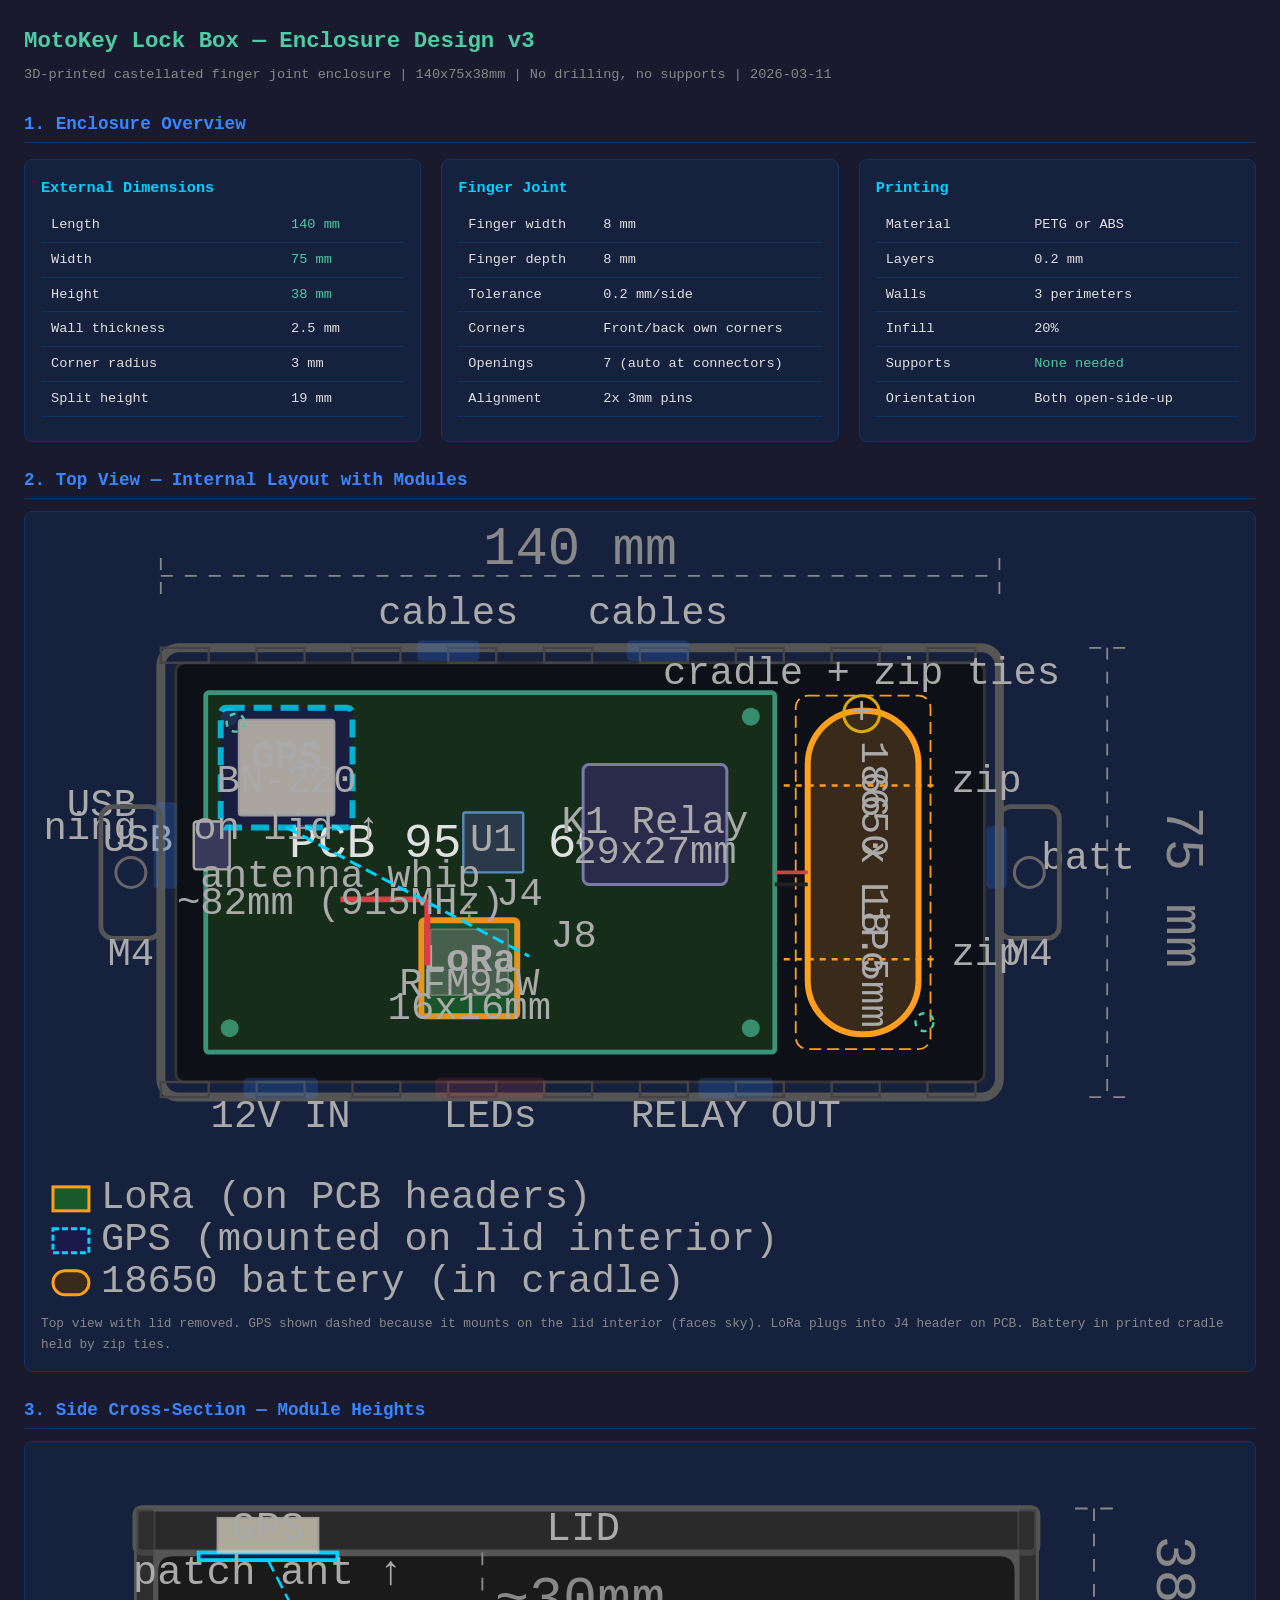
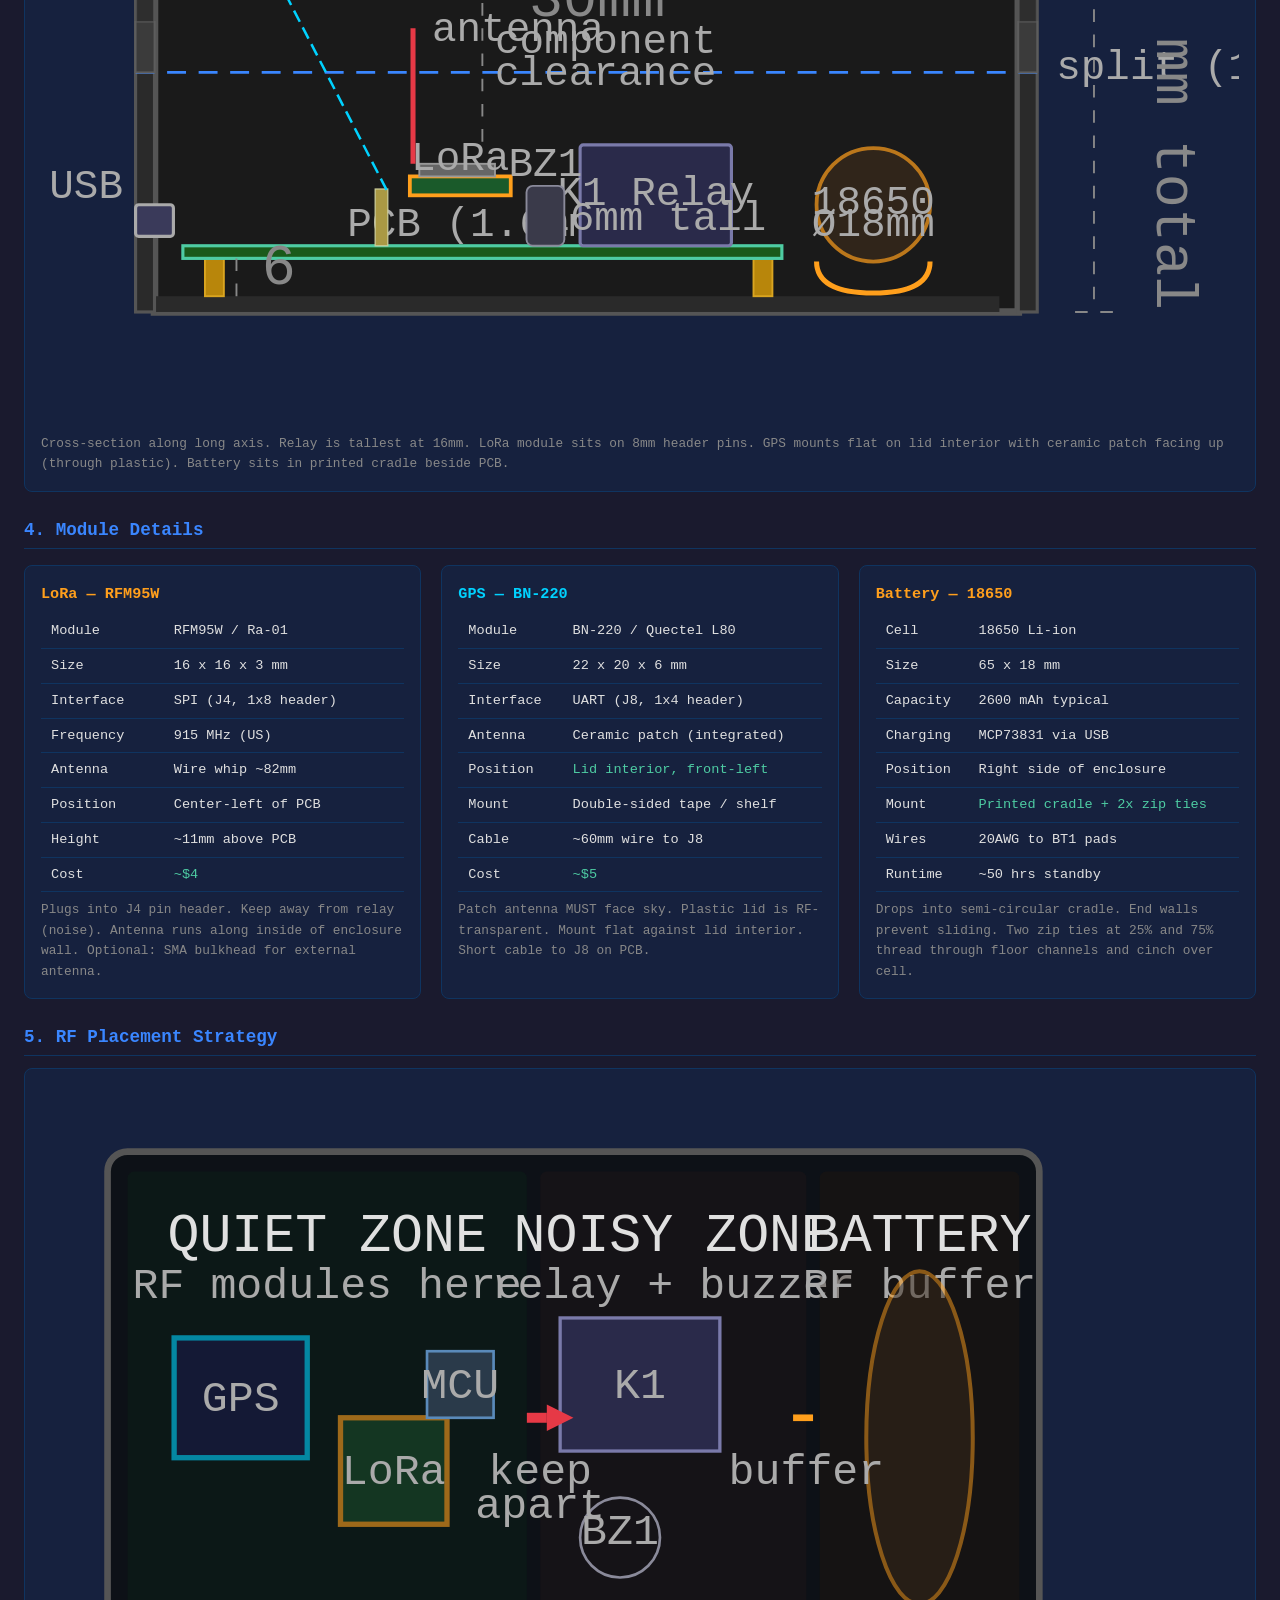
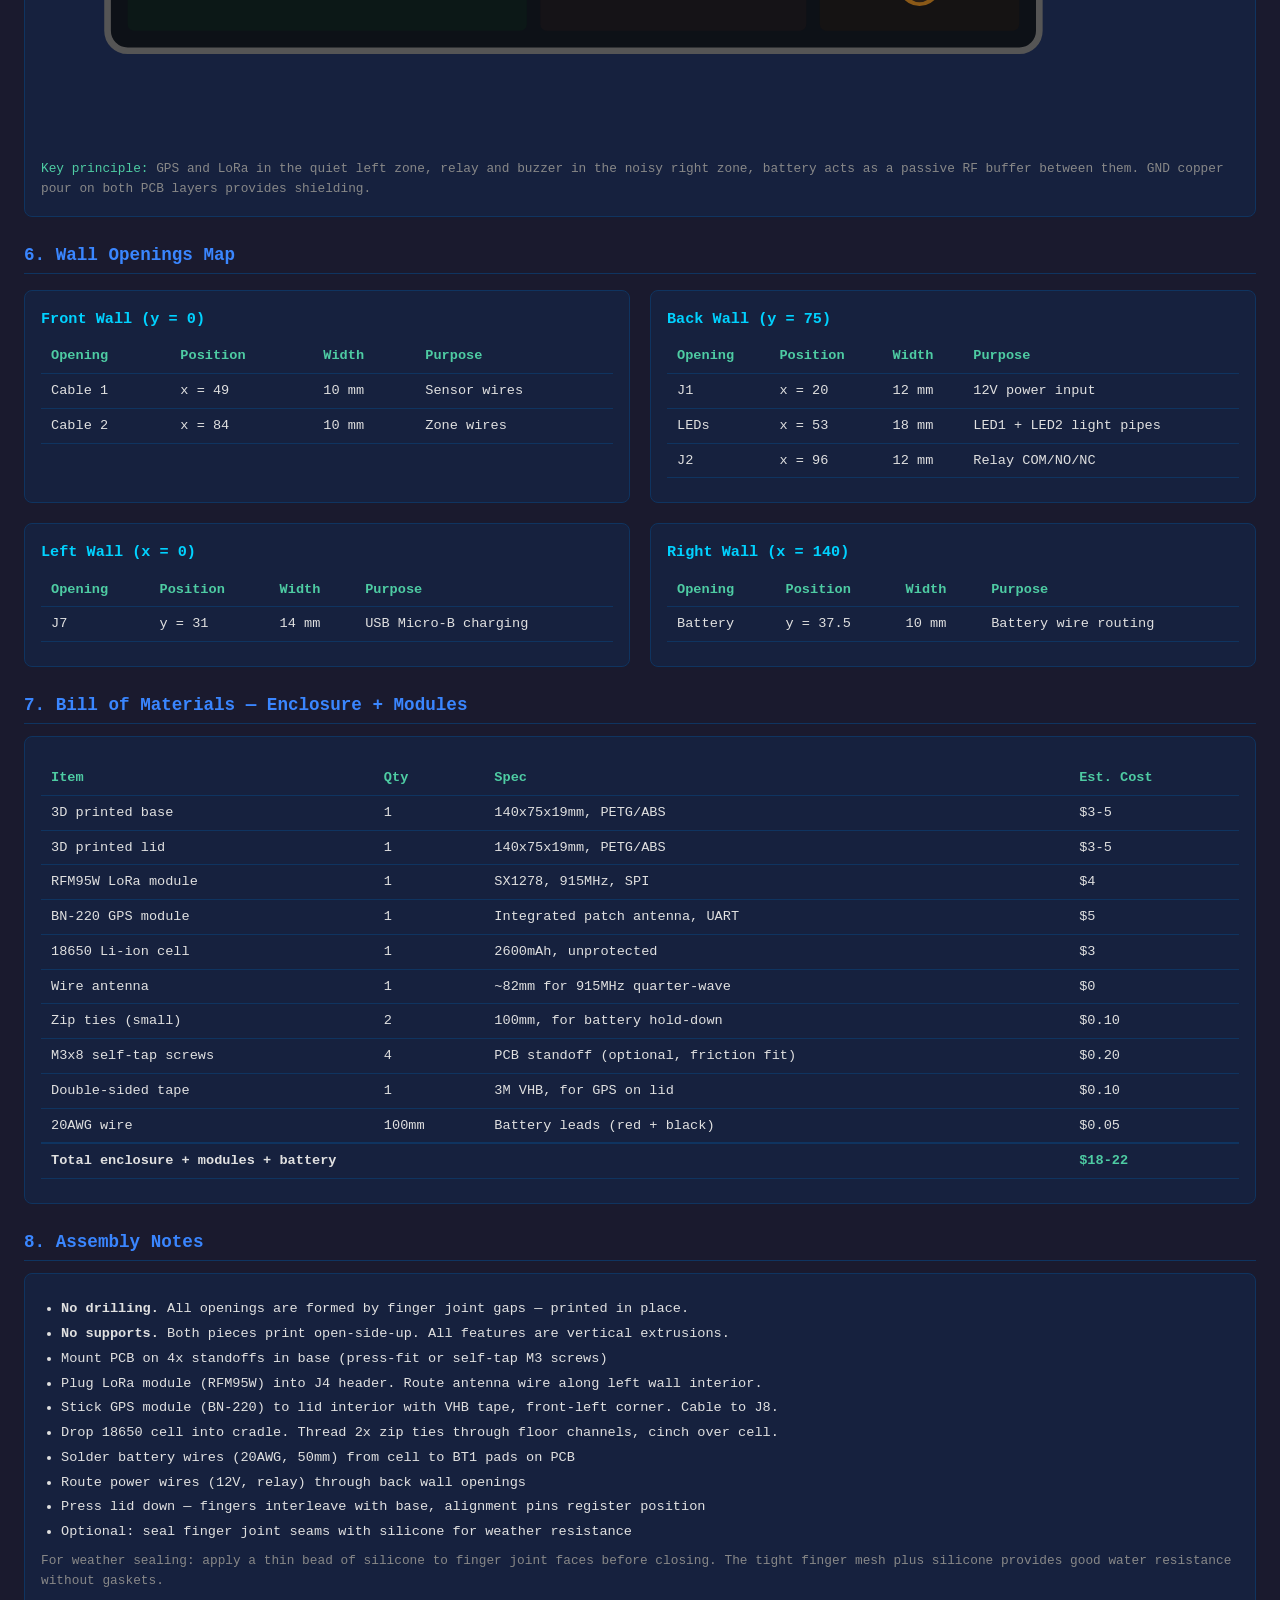
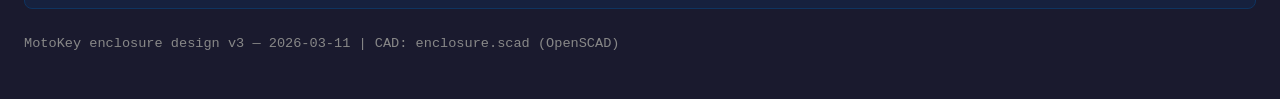
<file: hardware/enclosure-design.html>
<!DOCTYPE html>
<html lang="en">
<head>
<meta charset="UTF-8">
<meta name="viewport" content="width=device-width, initial-scale=1.0">
<title>MotoKey Lock Box — Enclosure Design v3</title>
<style>
  :root { --bg: #1a1a2e; --card: #16213e; --accent: #0f3460; --text: #e0e0e0;
          --green: #4ecca3; --blue: #3a86ff; --orange: #ff9f1c; --red: #e63946;
          --purple: #b07cd8; --cyan: #00d2ff; --yellow: #ffd60a; }
  * { margin: 0; padding: 0; box-sizing: border-box; }
  body { font-family: 'SF Mono', 'Fira Code', monospace; background: var(--bg);
         color: var(--text); padding: 24px; line-height: 1.6; }
  h1 { color: var(--green); font-size: 1.4em; margin-bottom: 4px; }
  h2 { color: var(--blue); font-size: 1.1em; margin: 24px 0 12px; border-bottom: 1px solid var(--accent); padding-bottom: 4px; }
  h3 { color: var(--cyan); font-size: 0.95em; margin: 16px 0 8px; }
  .subtitle { color: #888; font-size: 0.85em; margin-bottom: 20px; }
  .grid { display: grid; gap: 20px; margin: 16px 0; }
  .grid-2 { grid-template-columns: 1fr 1fr; }
  .grid-3 { grid-template-columns: 1fr 1fr 1fr; }
  .card { background: var(--card); border: 1px solid var(--accent); border-radius: 8px; padding: 16px; }
  .card h3 { margin-top: 0; }
  svg { width: 100%; height: auto; display: block; }
  table { width: 100%; border-collapse: collapse; margin: 8px 0; font-size: 0.85em; }
  th, td { padding: 6px 10px; text-align: left; border-bottom: 1px solid var(--accent); }
  th { color: var(--green); font-weight: 600; }
  .dim { fill: #888; font-size: 9px; font-family: 'SF Mono', monospace; }
  .dim-line { stroke: #888; stroke-width: 0.3; stroke-dasharray: 2,2; }
  .label { fill: var(--text); font-size: 8px; font-family: 'SF Mono', monospace; }
  .label-sm { fill: #aaa; font-size: 6.5px; font-family: 'SF Mono', monospace; }
  .note { color: #888; font-size: 0.8em; margin-top: 8px; }
  .highlight { color: var(--green); }
  .warn { color: var(--orange); }
  ul { margin: 8px 0 8px 20px; font-size: 0.85em; }
  li { margin: 3px 0; }
</style>
</head>
<body>

<h1>MotoKey Lock Box — Enclosure Design v3</h1>
<p class="subtitle">3D-printed castellated finger joint enclosure | 140x75x38mm | No drilling, no supports | 2026-03-11</p>

<!-- ============================================================ -->
<h2>1. Enclosure Overview</h2>
<!-- ============================================================ -->

<div class="grid grid-3">
  <div class="card">
    <h3>External Dimensions</h3>
    <table>
      <tr><td>Length</td><td class="highlight">140 mm</td></tr>
      <tr><td>Width</td><td class="highlight">75 mm</td></tr>
      <tr><td>Height</td><td class="highlight">38 mm</td></tr>
      <tr><td>Wall thickness</td><td>2.5 mm</td></tr>
      <tr><td>Corner radius</td><td>3 mm</td></tr>
      <tr><td>Split height</td><td>19 mm</td></tr>
    </table>
  </div>
  <div class="card">
    <h3>Finger Joint</h3>
    <table>
      <tr><td>Finger width</td><td>8 mm</td></tr>
      <tr><td>Finger depth</td><td>8 mm</td></tr>
      <tr><td>Tolerance</td><td>0.2 mm/side</td></tr>
      <tr><td>Corners</td><td>Front/back own corners</td></tr>
      <tr><td>Openings</td><td>7 (auto at connectors)</td></tr>
      <tr><td>Alignment</td><td>2x 3mm pins</td></tr>
    </table>
  </div>
  <div class="card">
    <h3>Printing</h3>
    <table>
      <tr><td>Material</td><td>PETG or ABS</td></tr>
      <tr><td>Layers</td><td>0.2 mm</td></tr>
      <tr><td>Walls</td><td>3 perimeters</td></tr>
      <tr><td>Infill</td><td>20%</td></tr>
      <tr><td>Supports</td><td class="highlight">None needed</td></tr>
      <tr><td>Orientation</td><td>Both open-side-up</td></tr>
    </table>
  </div>
</div>

<!-- ============================================================ -->
<h2>2. Top View — Internal Layout with Modules</h2>
<!-- ============================================================ -->

<div class="card">
  <svg viewBox="-20 -20 200 130" xmlns="http://www.w3.org/2000/svg">
    <!-- Enclosure outer wall -->
    <rect x="0" y="0" width="140" height="75" rx="3" ry="3"
          fill="none" stroke="#555" stroke-width="1.5"/>
    <!-- Inner cavity -->
    <rect x="2.5" y="2.5" width="135" height="70" rx="1.5" ry="1.5"
          fill="#0d1117" stroke="#333" stroke-width="0.5"/>

    <!-- Finger joint pattern hint (top/bottom walls) -->
    <g stroke="#444" stroke-width="0.4" fill="none">
      <!-- Front wall fingers -->
      <rect x="0" y="0" width="8" height="2.5"/>
      <rect x="16" y="0" width="8" height="2.5"/>
      <rect x="32" y="0" width="8" height="2.5"/>
      <rect x="48" y="0" width="8" height="2.5"/>
      <rect x="64" y="0" width="8" height="2.5"/>
      <rect x="80" y="0" width="8" height="2.5"/>
      <rect x="96" y="0" width="8" height="2.5"/>
      <rect x="112" y="0" width="8" height="2.5"/>
      <rect x="128" y="0" width="8" height="2.5"/>
      <!-- Back wall fingers -->
      <rect x="0" y="72.5" width="8" height="2.5"/>
      <rect x="16" y="72.5" width="8" height="2.5"/>
      <rect x="32" y="72.5" width="8" height="2.5"/>
      <rect x="48" y="72.5" width="8" height="2.5"/>
      <rect x="64" y="72.5" width="8" height="2.5"/>
      <rect x="80" y="72.5" width="8" height="2.5"/>
      <rect x="96" y="72.5" width="8" height="2.5"/>
      <rect x="112" y="72.5" width="8" height="2.5"/>
      <rect x="128" y="72.5" width="8" height="2.5"/>
    </g>

    <!-- PCB outline -->
    <rect x="7.5" y="7.5" width="95" height="60" rx="0.5" ry="0.5"
          fill="#1a3a1a" stroke="#4ecca3" stroke-width="0.8" opacity="0.7"/>
    <text x="55" y="35" text-anchor="middle" class="label" fill="#4ecca3">PCB  95 x 60 mm</text>

    <!-- PCB mounting holes -->
    <g fill="#4ecca3" opacity="0.6">
      <circle cx="11.5" cy="11.5" r="1.5"/>
      <circle cx="98.5" cy="11.5" r="1.5"/>
      <circle cx="11.5" cy="63.5" r="1.5"/>
      <circle cx="98.5" cy="63.5" r="1.5"/>
    </g>

    <!-- ===== RELAY (right side of PCB) ===== -->
    <rect x="70.5" y="19.5" width="24" height="20" rx="1" ry="1"
          fill="#2a2a4a" stroke="#7a7aaa" stroke-width="0.5"/>
    <text x="82.5" y="31" text-anchor="middle" class="label-sm" fill="#9a9aca">K1 Relay</text>
    <text x="82.5" y="36" text-anchor="middle" class="label-sm" fill="#6a6a8a">29x27mm</text>

    <!-- ===== MCU ===== -->
    <rect x="50.5" y="27.5" width="10" height="10" rx="0.3"
          fill="#2a3a4a" stroke="#5a8aba" stroke-width="0.4"/>
    <text x="55.5" y="34" text-anchor="middle" class="label-sm" fill="#6a9aca">U1</text>

    <!-- ===== USB connector (left edge) ===== -->
    <rect x="5.5" y="29" width="6" height="8" rx="0.5"
          fill="#3a3a5a" stroke="#aaa" stroke-width="0.4"/>
    <text x="2" y="34" text-anchor="end" class="label-sm" fill="#aaa">USB</text>

    <!-- ===== LoRa MODULE (RFM95W, plugged into J4) ===== -->
    <rect x="43.5" y="45.5" width="16" height="16" rx="0.5" ry="0.5"
          fill="#1a5a2a" stroke="#ff9f1c" stroke-width="1" opacity="0.9"/>
    <rect x="45" y="47" width="13" height="11" rx="0.3"
          fill="#666" stroke="#999" stroke-width="0.3" opacity="0.6"/>
    <text x="51.5" y="54" text-anchor="middle" class="label-sm" fill="#fff" font-weight="bold">LoRa</text>
    <text x="51.5" y="58" text-anchor="middle" class="label-sm" fill="#ff9f1c">RFM95W</text>
    <text x="51.5" y="62" text-anchor="middle" class="label-sm" fill="#cc7a00">16x16mm</text>
    <!-- Antenna wire going up -->
    <line x1="44.5" y1="53" x2="44.5" y2="42" stroke="#e63946" stroke-width="1"/>
    <line x1="44.5" y1="42" x2="30" y2="42" stroke="#e63946" stroke-width="1"/>
    <text x="30" y="40" text-anchor="middle" class="label-sm" fill="#e63946">antenna whip</text>
    <text x="30" y="44.5" text-anchor="middle" class="label-sm" fill="#c33">~82mm (915MHz)</text>

    <!-- J4 header label -->
    <line x1="51.5" y1="45.5" x2="51.5" y2="43" stroke="#aa9944" stroke-width="0.4" stroke-dasharray="1,1"/>
    <text x="56" y="43" class="label-sm" fill="#aa9944">J4</text>

    <!-- ===== GPS MODULE (BN-220, mounted on lid) ===== -->
    <rect x="10" y="10" width="22" height="20" rx="1" ry="1"
          fill="#1a1a4a" stroke="#00d2ff" stroke-width="1" opacity="0.8" stroke-dasharray="3,1.5"/>
    <rect x="13" y="12" width="16" height="16" rx="0.5"
          fill="#e8e0c8" stroke="#ccc" stroke-width="0.3" opacity="0.7"/>
    <text x="21" y="20" text-anchor="middle" class="label-sm" fill="#1a1a4a" font-weight="bold">GPS</text>
    <text x="21" y="24" text-anchor="middle" class="label-sm" fill="#00d2ff">BN-220</text>
    <text x="21" y="32" text-anchor="middle" class="label-sm" fill="#0aa">on lid ↑</text>
    <!-- Wire to J8 -->
    <line x1="21" y1="30" x2="61.5" y2="51.5" stroke="#00d2ff" stroke-width="0.5" stroke-dasharray="2,1"/>
    <text x="65" y="50" class="label-sm" fill="#aa9944">J8</text>

    <!-- ===== 18650 BATTERY ===== -->
    <rect x="108" y="10.5" width="18.5" height="54" rx="9" ry="9"
          fill="#3a2a1a" stroke="#ff9f1c" stroke-width="1"/>
    <text x="117" y="35" text-anchor="middle" class="label-sm" fill="#ff9f1c" transform="rotate(90,117,35)">18650 LiPo</text>
    <text x="117" y="42" text-anchor="middle" class="label-sm" fill="#cc7a00" transform="rotate(90,117,42)">66 x 18.5mm</text>

    <!-- Battery cradle outline -->
    <rect x="106" y="8" width="22.5" height="59" rx="2" ry="2"
          fill="none" stroke="#ff9f1c" stroke-width="0.3" stroke-dasharray="2,1"/>
    <text x="117" y="6" text-anchor="middle" class="label-sm" fill="#996600">cradle + zip ties</text>

    <!-- Zip tie positions -->
    <line x1="104" y1="23" x2="130" y2="23" stroke="#ff9f1c" stroke-width="0.4" stroke-dasharray="1,1"/>
    <line x1="104" y1="52" x2="130" y2="52" stroke="#ff9f1c" stroke-width="0.4" stroke-dasharray="1,1"/>
    <text x="132" y="24" class="label-sm" fill="#996600">zip</text>
    <text x="132" y="53" class="label-sm" fill="#996600">zip</text>

    <!-- + terminal -->
    <circle cx="117" cy="11" r="3" fill="none" stroke="#ddaa00" stroke-width="0.5"/>
    <text x="117" y="12.5" text-anchor="middle" class="label-sm" fill="#ddaa00">+</text>

    <!-- Battery wires to PCB -->
    <line x1="108" y1="37.5" x2="102.5" y2="37.5" stroke="#c44" stroke-width="0.6"/>
    <line x1="108" y1="39.5" x2="102.5" y2="39.5" stroke="#222" stroke-width="0.6"/>

    <!-- ===== CONNECTOR OPENINGS (on walls) ===== -->
    <!-- Left wall: USB -->
    <rect x="-1" y="26" width="3.5" height="14" rx="0.5" fill="#3a86ff" opacity="0.2" stroke="#3a86ff" stroke-width="0.4"/>
    <text x="-4" y="28" text-anchor="end" class="label-sm" fill="#3a86ff">USB</text>
    <text x="-4" y="32" text-anchor="end" class="label-sm" fill="#3a86ff">opening</text>

    <!-- Back wall: J1 12V -->
    <rect x="14" y="72" width="12" height="3" rx="0.5" fill="#3a86ff" opacity="0.2" stroke="#3a86ff" stroke-width="0.4"/>
    <text x="20" y="80" text-anchor="middle" class="label-sm" fill="#3a86ff">12V IN</text>

    <!-- Back wall: J2 relay -->
    <rect x="90" y="72" width="12" height="3" rx="0.5" fill="#3a86ff" opacity="0.2" stroke="#3a86ff" stroke-width="0.4"/>
    <text x="96" y="80" text-anchor="middle" class="label-sm" fill="#3a86ff">RELAY OUT</text>

    <!-- Back wall: LEDs -->
    <rect x="46" y="72" width="18" height="3" rx="0.5" fill="#e63946" opacity="0.15" stroke="#e63946" stroke-width="0.4"/>
    <text x="55" y="80" text-anchor="middle" class="label-sm" fill="#e63946">LEDs</text>

    <!-- Front wall: cable entries -->
    <rect x="43" y="-1" width="10" height="3" rx="0.5" fill="#3a86ff" opacity="0.2" stroke="#3a86ff" stroke-width="0.4"/>
    <rect x="78" y="-1" width="10" height="3" rx="0.5" fill="#3a86ff" opacity="0.2" stroke="#3a86ff" stroke-width="0.4"/>
    <text x="48" y="-4" text-anchor="middle" class="label-sm" fill="#3a86ff">cables</text>
    <text x="83" y="-4" text-anchor="middle" class="label-sm" fill="#3a86ff">cables</text>

    <!-- Right wall: battery wires -->
    <rect x="138" y="30" width="3" height="10" rx="0.5" fill="#3a86ff" opacity="0.2" stroke="#3a86ff" stroke-width="0.4"/>
    <text x="147" y="37" text-anchor="start" class="label-sm" fill="#3a86ff">batt</text>

    <!-- Mounting flanges -->
    <rect x="-10" y="26.5" width="10" height="22" rx="2" ry="2"
          fill="none" stroke="#555" stroke-width="0.8"/>
    <circle cx="-5" cy="37.5" r="2.5" fill="none" stroke="#666" stroke-width="0.5"/>
    <rect x="140" y="26.5" width="10" height="22" rx="2" ry="2"
          fill="none" stroke="#555" stroke-width="0.8"/>
    <circle cx="145" cy="37.5" r="2.5" fill="none" stroke="#666" stroke-width="0.5"/>
    <text x="-5" y="53" text-anchor="middle" class="label-sm" fill="#666">M4</text>
    <text x="145" y="53" text-anchor="middle" class="label-sm" fill="#666">M4</text>

    <!-- Alignment pins -->
    <circle cx="12.5" cy="12.5" r="1.5" fill="none" stroke="#4ecca3" stroke-width="0.4" stroke-dasharray="1,1"/>
    <circle cx="127.5" cy="62.5" r="1.5" fill="none" stroke="#4ecca3" stroke-width="0.4" stroke-dasharray="1,1"/>

    <!-- Dimension lines -->
    <line x1="0" y1="-12" x2="140" y2="-12" class="dim-line"/>
    <line x1="0" y1="-9" x2="0" y2="-15" class="dim-line"/>
    <line x1="140" y1="-9" x2="140" y2="-15" class="dim-line"/>
    <text x="70" y="-14" text-anchor="middle" class="dim">140 mm</text>

    <line x1="158" y1="0" x2="158" y2="75" class="dim-line"/>
    <line x1="155" y1="0" x2="161" y2="0" class="dim-line"/>
    <line x1="155" y1="75" x2="161" y2="75" class="dim-line"/>
    <text x="168" y="40" text-anchor="middle" class="dim" transform="rotate(90,168,40)">75 mm</text>

    <!-- Legend -->
    <g transform="translate(-18, 90)">
      <rect x="0" y="0" width="6" height="4" fill="#1a5a2a" stroke="#ff9f1c" stroke-width="0.5"/>
      <text x="8" y="3.5" class="label-sm" fill="#ff9f1c">LoRa (on PCB headers)</text>

      <rect x="0" y="7" width="6" height="4" fill="#1a1a4a" stroke="#00d2ff" stroke-width="0.5" stroke-dasharray="1,0.5"/>
      <text x="8" y="10.5" class="label-sm" fill="#00d2ff">GPS (mounted on lid interior)</text>

      <rect x="0" y="14" width="6" height="4" rx="2" fill="#3a2a1a" stroke="#ff9f1c" stroke-width="0.5"/>
      <text x="8" y="17.5" class="label-sm" fill="#ff9f1c">18650 battery (in cradle)</text>

      <rect x="0" y="21" width="6" height="4" fill="#3a86ff" opacity="0.2" stroke="#3a86ff" stroke-width="0.5"/>
      <text x="8" y="24.5" class="label-sm" fill="#3a86ff">Wall opening (finger gap)</text>
    </g>
  </svg>
  <p class="note">Top view with lid removed. GPS shown dashed because it mounts on the lid interior (faces sky). LoRa plugs into J4 header on PCB. Battery in printed cradle held by zip ties.</p>
</div>

<!-- ============================================================ -->
<h2>3. Side Cross-Section — Module Heights</h2>
<!-- ============================================================ -->

<div class="card">
  <svg viewBox="-15 -15 190 90" xmlns="http://www.w3.org/2000/svg">
    <!-- Base shell -->
    <path d="M 3,57 L 3,3 Q 3,0 6,0 L 137,0 Q 140,0 140,3 L 140,57 Z"
          fill="#1a1a1a" stroke="#555" stroke-width="1.2"/>
    <!-- Floor -->
    <rect x="3" y="54.5" width="134" height="2.5" fill="#2a2a2a" stroke="none"/>
    <!-- Walls -->
    <rect x="0" y="0" width="3" height="57" fill="#2a2a2a" stroke="#555" stroke-width="0.5"/>
    <rect x="140" y="0" width="3" height="57" fill="#2a2a2a" stroke="#555" stroke-width="0.5"/>

    <!-- Split line -->
    <line x1="0" y1="19" x2="143" y2="19" stroke="#3a86ff" stroke-width="0.4" stroke-dasharray="3,2"/>
    <text x="146" y="20" class="label-sm" fill="#3a86ff">split (19mm)</text>

    <!-- Finger joint zones -->
    <!-- Base fingers going up -->
    <rect x="0" y="11" width="3" height="8" fill="#444" stroke="#666" stroke-width="0.3"/>
    <rect x="140" y="11" width="3" height="8" fill="#444" stroke="#666" stroke-width="0.3"/>
    <!-- Lid fingers going down (shown above split) -->

    <!-- Lid -->
    <rect x="0" y="-7" width="143" height="7" rx="1" ry="1"
          fill="#2a2a2a" stroke="#555" stroke-width="1"/>
    <!-- Lid walls -->
    <rect x="0" y="-7" width="3" height="26" fill="#333" stroke="#555" stroke-width="0.3" opacity="0.5"/>
    <rect x="140" y="-7" width="3" height="26" fill="#333" stroke="#555" stroke-width="0.3" opacity="0.5"/>
    <text x="71" y="-2" text-anchor="middle" class="label-sm" fill="#888">LID</text>

    <!-- Standoffs -->
    <rect x="11" y="48.5" width="3" height="6" fill="#b8860b" stroke="#daa520" stroke-width="0.3"/>
    <rect x="98" y="48.5" width="3" height="6" fill="#b8860b" stroke="#daa520" stroke-width="0.3"/>

    <!-- PCB -->
    <rect x="7.5" y="46.5" width="95" height="2" fill="#1a5a1a" stroke="#4ecca3" stroke-width="0.5"/>
    <text x="55" y="45" text-anchor="middle" class="label-sm" fill="#4ecca3">PCB (1.6mm)</text>

    <!-- Relay (tallest: 16mm) -->
    <rect x="70.5" y="30.5" width="24" height="16" rx="0.5"
          fill="#2a2a4a" stroke="#7a7aaa" stroke-width="0.5"/>
    <text x="82.5" y="40" text-anchor="middle" class="label-sm" fill="#9a9aca">K1 Relay</text>
    <text x="82.5" y="44" text-anchor="middle" class="label-sm" fill="#6a6a8a">16mm tall</text>

    <!-- LoRa module (on headers, ~8mm pin + 3mm module = 11mm above PCB) -->
    <rect x="38" y="37.5" width="2" height="9" fill="#aa9944" stroke="#cc9" stroke-width="0.2"/>
    <rect x="43.5" y="35.5" width="16" height="3" fill="#1a5a2a" stroke="#ff9f1c" stroke-width="0.6"/>
    <rect x="45" y="33.5" width="12" height="2" fill="#666" stroke="#999" stroke-width="0.3"/>
    <text x="51.5" y="34.5" text-anchor="middle" class="label-sm" fill="#fff">LoRa</text>
    <!-- Antenna wire -->
    <line x1="44" y1="33.5" x2="44" y2="12" stroke="#e63946" stroke-width="0.8"/>
    <text x="47" y="14" class="label-sm" fill="#e63946">antenna</text>

    <!-- GPS module (on lid interior) -->
    <rect x="10" y="0" width="22" height="1.2" fill="#1a1a4a" stroke="#00d2ff" stroke-width="0.6"/>
    <rect x="13" y="-5.5" width="16" height="5.5" fill="#e8e0c8" stroke="#ccc" stroke-width="0.3" opacity="0.7"/>
    <text x="21" y="-2" text-anchor="middle" class="label-sm" fill="#1a1a4a">GPS</text>
    <text x="21" y="5" text-anchor="middle" class="label-sm" fill="#00d2ff">patch ant ↑</text>
    <!-- Wire down to PCB -->
    <line x1="21" y1="1.2" x2="40" y2="38" stroke="#00d2ff" stroke-width="0.4" stroke-dasharray="2,1"/>

    <!-- Buzzer (~9.5mm) -->
    <rect x="62" y="37" width="6" height="9.5" rx="1"
          fill="#3a3a4a" stroke="#8a8a9a" stroke-width="0.3"/>
    <text x="65" y="35.5" text-anchor="middle" class="label-sm" fill="#8a8a9a">BZ1</text>

    <!-- USB connector through wall -->
    <rect x="0" y="40" width="6" height="5" rx="0.5"
          fill="#3a3a5a" stroke="#aaa" stroke-width="0.5"/>
    <text x="-2" y="39" text-anchor="end" class="label-sm" fill="#aaa">USB</text>

    <!-- 18650 Battery -->
    <ellipse cx="117" cy="40" rx="9" ry="9"
             fill="#3a2a1a" stroke="#ff9f1c" stroke-width="0.6" opacity="0.7"/>
    <text x="117" y="41.5" text-anchor="middle" class="label-sm" fill="#ff9f1c">18650</text>
    <text x="117" y="45" text-anchor="middle" class="label-sm" fill="#cc7a00">Ø18mm</text>

    <!-- Battery cradle -->
    <path d="M 108,49 Q 108,54 117,54 Q 126,54 126,49"
          fill="none" stroke="#ff9f1c" stroke-width="0.8"/>

    <!-- Dimension: total height -->
    <line x1="152" y1="-7" x2="152" y2="57" class="dim-line"/>
    <line x1="149" y1="-7" x2="155" y2="-7" class="dim-line"/>
    <line x1="149" y1="57" x2="155" y2="57" class="dim-line"/>
    <text x="162" y="27" text-anchor="middle" class="dim" transform="rotate(90,162,27)">38 mm total</text>

    <!-- Dimension: standoff height -->
    <line x1="16" y1="48.5" x2="16" y2="54.5" class="dim-line"/>
    <text x="20" y="52.5" class="dim">6</text>

    <!-- Dimension: component clearance -->
    <line x1="55" y1="0" x2="55" y2="30.5" class="dim-line"/>
    <text x="57" y="10" class="dim">~30mm</text>
    <text x="57" y="16" class="label-sm" fill="#666">component</text>
    <text x="57" y="21" class="label-sm" fill="#666">clearance</text>
  </svg>
  <p class="note">Cross-section along long axis. Relay is tallest at 16mm. LoRa module sits on 8mm header pins. GPS mounts flat on lid interior with ceramic patch facing up (through plastic). Battery sits in printed cradle beside PCB.</p>
</div>

<!-- ============================================================ -->
<h2>4. Module Details</h2>
<!-- ============================================================ -->

<div class="grid grid-3">
  <div class="card">
    <h3 style="color: #ff9f1c">LoRa — RFM95W</h3>
    <table>
      <tr><td>Module</td><td>RFM95W / Ra-01</td></tr>
      <tr><td>Size</td><td>16 x 16 x 3 mm</td></tr>
      <tr><td>Interface</td><td>SPI (J4, 1x8 header)</td></tr>
      <tr><td>Frequency</td><td>915 MHz (US)</td></tr>
      <tr><td>Antenna</td><td>Wire whip ~82mm</td></tr>
      <tr><td>Position</td><td>Center-left of PCB</td></tr>
      <tr><td>Height</td><td>~11mm above PCB</td></tr>
      <tr><td>Cost</td><td class="highlight">~$4</td></tr>
    </table>
    <p class="note">Plugs into J4 pin header. Keep away from relay (noise). Antenna runs along inside of enclosure wall. Optional: SMA bulkhead for external antenna.</p>
  </div>

  <div class="card">
    <h3 style="color: #00d2ff">GPS — BN-220</h3>
    <table>
      <tr><td>Module</td><td>BN-220 / Quectel L80</td></tr>
      <tr><td>Size</td><td>22 x 20 x 6 mm</td></tr>
      <tr><td>Interface</td><td>UART (J8, 1x4 header)</td></tr>
      <tr><td>Antenna</td><td>Ceramic patch (integrated)</td></tr>
      <tr><td>Position</td><td class="highlight">Lid interior, front-left</td></tr>
      <tr><td>Mount</td><td>Double-sided tape / shelf</td></tr>
      <tr><td>Cable</td><td>~60mm wire to J8</td></tr>
      <tr><td>Cost</td><td class="highlight">~$5</td></tr>
    </table>
    <p class="note">Patch antenna MUST face sky. Plastic lid is RF-transparent. Mount flat against lid interior. Short cable to J8 on PCB.</p>
  </div>

  <div class="card">
    <h3 style="color: #ff9f1c">Battery — 18650</h3>
    <table>
      <tr><td>Cell</td><td>18650 Li-ion</td></tr>
      <tr><td>Size</td><td>65 x 18 mm</td></tr>
      <tr><td>Capacity</td><td>2600 mAh typical</td></tr>
      <tr><td>Charging</td><td>MCP73831 via USB</td></tr>
      <tr><td>Position</td><td>Right side of enclosure</td></tr>
      <tr><td>Mount</td><td class="highlight">Printed cradle + 2x zip ties</td></tr>
      <tr><td>Wires</td><td>20AWG to BT1 pads</td></tr>
      <tr><td>Runtime</td><td>~50 hrs standby</td></tr>
    </table>
    <p class="note">Drops into semi-circular cradle. End walls prevent sliding. Two zip ties at 25% and 75% thread through floor channels and cinch over cell.</p>
  </div>
</div>

<!-- ============================================================ -->
<h2>5. RF Placement Strategy</h2>
<!-- ============================================================ -->

<div class="card">
  <svg viewBox="-10 -10 180 100" xmlns="http://www.w3.org/2000/svg">
    <!-- Enclosure outline -->
    <rect x="0" y="0" width="140" height="75" rx="3" ry="3"
          fill="#0d1117" stroke="#555" stroke-width="1"/>

    <!-- QUIET ZONE (left) -->
    <rect x="3" y="3" width="60" height="69" rx="1" fill="#0a2a1a" opacity="0.3"/>
    <text x="33" y="15" text-anchor="middle" class="label" fill="#4ecca3">QUIET ZONE</text>
    <text x="33" y="22" text-anchor="middle" class="label-sm" fill="#3a7a5a">RF modules here</text>

    <!-- NOISY ZONE (right of PCB) -->
    <rect x="65" y="3" width="40" height="69" rx="1" fill="#2a1a1a" opacity="0.3"/>
    <text x="85" y="15" text-anchor="middle" class="label" fill="#e63946">NOISY ZONE</text>
    <text x="85" y="22" text-anchor="middle" class="label-sm" fill="#c33">relay + buzzer</text>

    <!-- BATTERY ZONE (far right) -->
    <rect x="107" y="3" width="30" height="69" rx="1" fill="#2a1a0a" opacity="0.3"/>
    <text x="122" y="15" text-anchor="middle" class="label" fill="#ff9f1c">BATTERY</text>
    <text x="122" y="22" text-anchor="middle" class="label-sm" fill="#cc7a00">RF buffer</text>

    <!-- GPS -->
    <rect x="10" y="28" width="20" height="18" fill="#1a1a4a" stroke="#00d2ff" stroke-width="0.8" opacity="0.6"/>
    <text x="20" y="39" text-anchor="middle" class="label-sm" fill="#00d2ff">GPS</text>

    <!-- LoRa -->
    <rect x="35" y="40" width="16" height="16" fill="#1a4a2a" stroke="#ff9f1c" stroke-width="0.8" opacity="0.6"/>
    <text x="43" y="50" text-anchor="middle" class="label-sm" fill="#ff9f1c">LoRa</text>

    <!-- MCU -->
    <rect x="48" y="30" width="10" height="10" fill="#2a3a4a" stroke="#5a8aba" stroke-width="0.4"/>
    <text x="53" y="37" text-anchor="middle" class="label-sm" fill="#6a9aca">MCU</text>

    <!-- Relay -->
    <rect x="68" y="25" width="24" height="20" fill="#2a2a4a" stroke="#7a7aaa" stroke-width="0.5"/>
    <text x="80" y="37" text-anchor="middle" class="label-sm" fill="#9a9aca">K1</text>

    <!-- Buzzer -->
    <circle cx="77" cy="58" r="6" fill="none" stroke="#8a8a9a" stroke-width="0.4"/>
    <text x="77" y="59" text-anchor="middle" class="label-sm" fill="#8a8a9a">BZ1</text>

    <!-- Battery -->
    <ellipse cx="122" cy="43" rx="8" ry="25" fill="#3a2a1a" stroke="#ff9f1c" stroke-width="0.6" opacity="0.5"/>

    <!-- Separation arrows -->
    <line x1="63" y1="40" x2="66" y2="40" stroke="#e63946" stroke-width="1.5"/>
    <polygon points="66,38 70,40 66,42" fill="#e63946"/>
    <text x="65" y="50" text-anchor="middle" class="label-sm" fill="#e63946">keep</text>
    <text x="65" y="55" text-anchor="middle" class="label-sm" fill="#e63946">apart</text>

    <line x1="103" y1="40" x2="106" y2="40" stroke="#ff9f1c" stroke-width="1"/>
    <text x="105" y="50" text-anchor="middle" class="label-sm" fill="#996600">buffer</text>
  </svg>
  <p class="note"><span class="highlight">Key principle:</span> GPS and LoRa in the quiet left zone, relay and buzzer in the noisy right zone, battery acts as a passive RF buffer between them. GND copper pour on both PCB layers provides shielding.</p>
</div>

<!-- ============================================================ -->
<h2>6. Wall Openings Map</h2>
<!-- ============================================================ -->

<div class="grid grid-2">
  <div class="card">
    <h3>Front Wall (y = 0)</h3>
    <table>
      <tr><th>Opening</th><th>Position</th><th>Width</th><th>Purpose</th></tr>
      <tr><td>Cable 1</td><td>x = 49</td><td>10 mm</td><td>Sensor wires</td></tr>
      <tr><td>Cable 2</td><td>x = 84</td><td>10 mm</td><td>Zone wires</td></tr>
    </table>
  </div>
  <div class="card">
    <h3>Back Wall (y = 75)</h3>
    <table>
      <tr><th>Opening</th><th>Position</th><th>Width</th><th>Purpose</th></tr>
      <tr><td>J1</td><td>x = 20</td><td>12 mm</td><td>12V power input</td></tr>
      <tr><td>LEDs</td><td>x = 53</td><td>18 mm</td><td>LED1 + LED2 light pipes</td></tr>
      <tr><td>J2</td><td>x = 96</td><td>12 mm</td><td>Relay COM/NO/NC</td></tr>
    </table>
  </div>
  <div class="card">
    <h3>Left Wall (x = 0)</h3>
    <table>
      <tr><th>Opening</th><th>Position</th><th>Width</th><th>Purpose</th></tr>
      <tr><td>J7</td><td>y = 31</td><td>14 mm</td><td>USB Micro-B charging</td></tr>
    </table>
  </div>
  <div class="card">
    <h3>Right Wall (x = 140)</h3>
    <table>
      <tr><th>Opening</th><th>Position</th><th>Width</th><th>Purpose</th></tr>
      <tr><td>Battery</td><td>y = 37.5</td><td>10 mm</td><td>Battery wire routing</td></tr>
    </table>
  </div>
</div>

<!-- ============================================================ -->
<h2>7. Bill of Materials — Enclosure + Modules</h2>
<!-- ============================================================ -->

<div class="card">
  <table>
    <tr><th>Item</th><th>Qty</th><th>Spec</th><th>Est. Cost</th></tr>
    <tr><td>3D printed base</td><td>1</td><td>140x75x19mm, PETG/ABS</td><td>$3-5</td></tr>
    <tr><td>3D printed lid</td><td>1</td><td>140x75x19mm, PETG/ABS</td><td>$3-5</td></tr>
    <tr><td>RFM95W LoRa module</td><td>1</td><td>SX1278, 915MHz, SPI</td><td>$4</td></tr>
    <tr><td>BN-220 GPS module</td><td>1</td><td>Integrated patch antenna, UART</td><td>$5</td></tr>
    <tr><td>18650 Li-ion cell</td><td>1</td><td>2600mAh, unprotected</td><td>$3</td></tr>
    <tr><td>Wire antenna</td><td>1</td><td>~82mm for 915MHz quarter-wave</td><td>$0</td></tr>
    <tr><td>Zip ties (small)</td><td>2</td><td>100mm, for battery hold-down</td><td>$0.10</td></tr>
    <tr><td>M3x8 self-tap screws</td><td>4</td><td>PCB standoff (optional, friction fit)</td><td>$0.20</td></tr>
    <tr><td>Double-sided tape</td><td>1</td><td>3M VHB, for GPS on lid</td><td>$0.10</td></tr>
    <tr><td>20AWG wire</td><td>100mm</td><td>Battery leads (red + black)</td><td>$0.05</td></tr>
    <tr style="border-top:2px solid var(--accent); font-weight:600">
      <td colspan="3">Total enclosure + modules + battery</td><td class="highlight">$18-22</td>
    </tr>
  </table>
</div>

<!-- ============================================================ -->
<h2>8. Assembly Notes</h2>
<!-- ============================================================ -->

<div class="card">
  <ul>
    <li><b>No drilling.</b> All openings are formed by finger joint gaps — printed in place.</li>
    <li><b>No supports.</b> Both pieces print open-side-up. All features are vertical extrusions.</li>
    <li>Mount PCB on 4x standoffs in base (press-fit or self-tap M3 screws)</li>
    <li>Plug LoRa module (RFM95W) into J4 header. Route antenna wire along left wall interior.</li>
    <li>Stick GPS module (BN-220) to lid interior with VHB tape, front-left corner. Cable to J8.</li>
    <li>Drop 18650 cell into cradle. Thread 2x zip ties through floor channels, cinch over cell.</li>
    <li>Solder battery wires (20AWG, 50mm) from cell to BT1 pads on PCB</li>
    <li>Route power wires (12V, relay) through back wall openings</li>
    <li>Press lid down — fingers interleave with base, alignment pins register position</li>
    <li>Optional: seal finger joint seams with silicone for weather resistance</li>
  </ul>
  <p class="note">For weather sealing: apply a thin bead of silicone to finger joint faces before closing. The tight finger mesh plus silicone provides good water resistance without gaskets.</p>
</div>

<p class="subtitle" style="margin-top:24px">MotoKey enclosure design v3 — 2026-03-11 | CAD: enclosure.scad (OpenSCAD)</p>
</body>
</html>
</file>
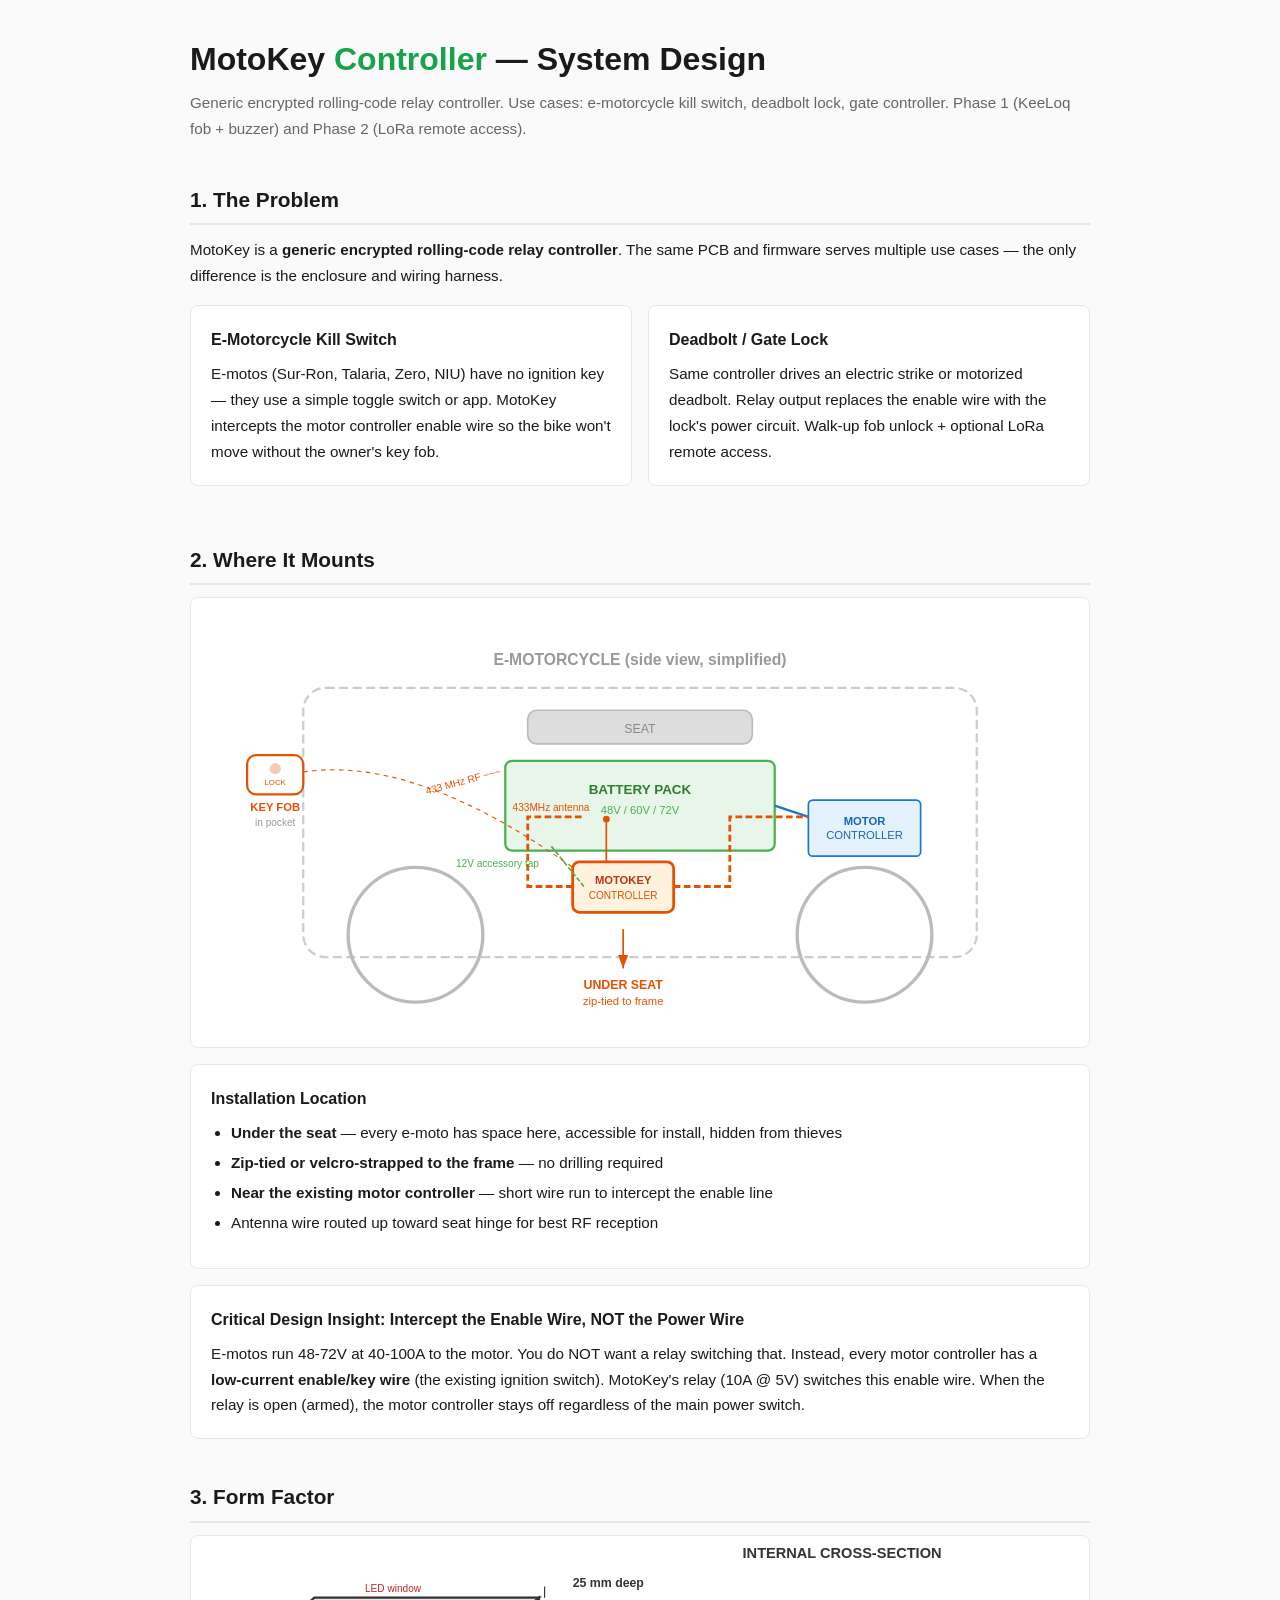
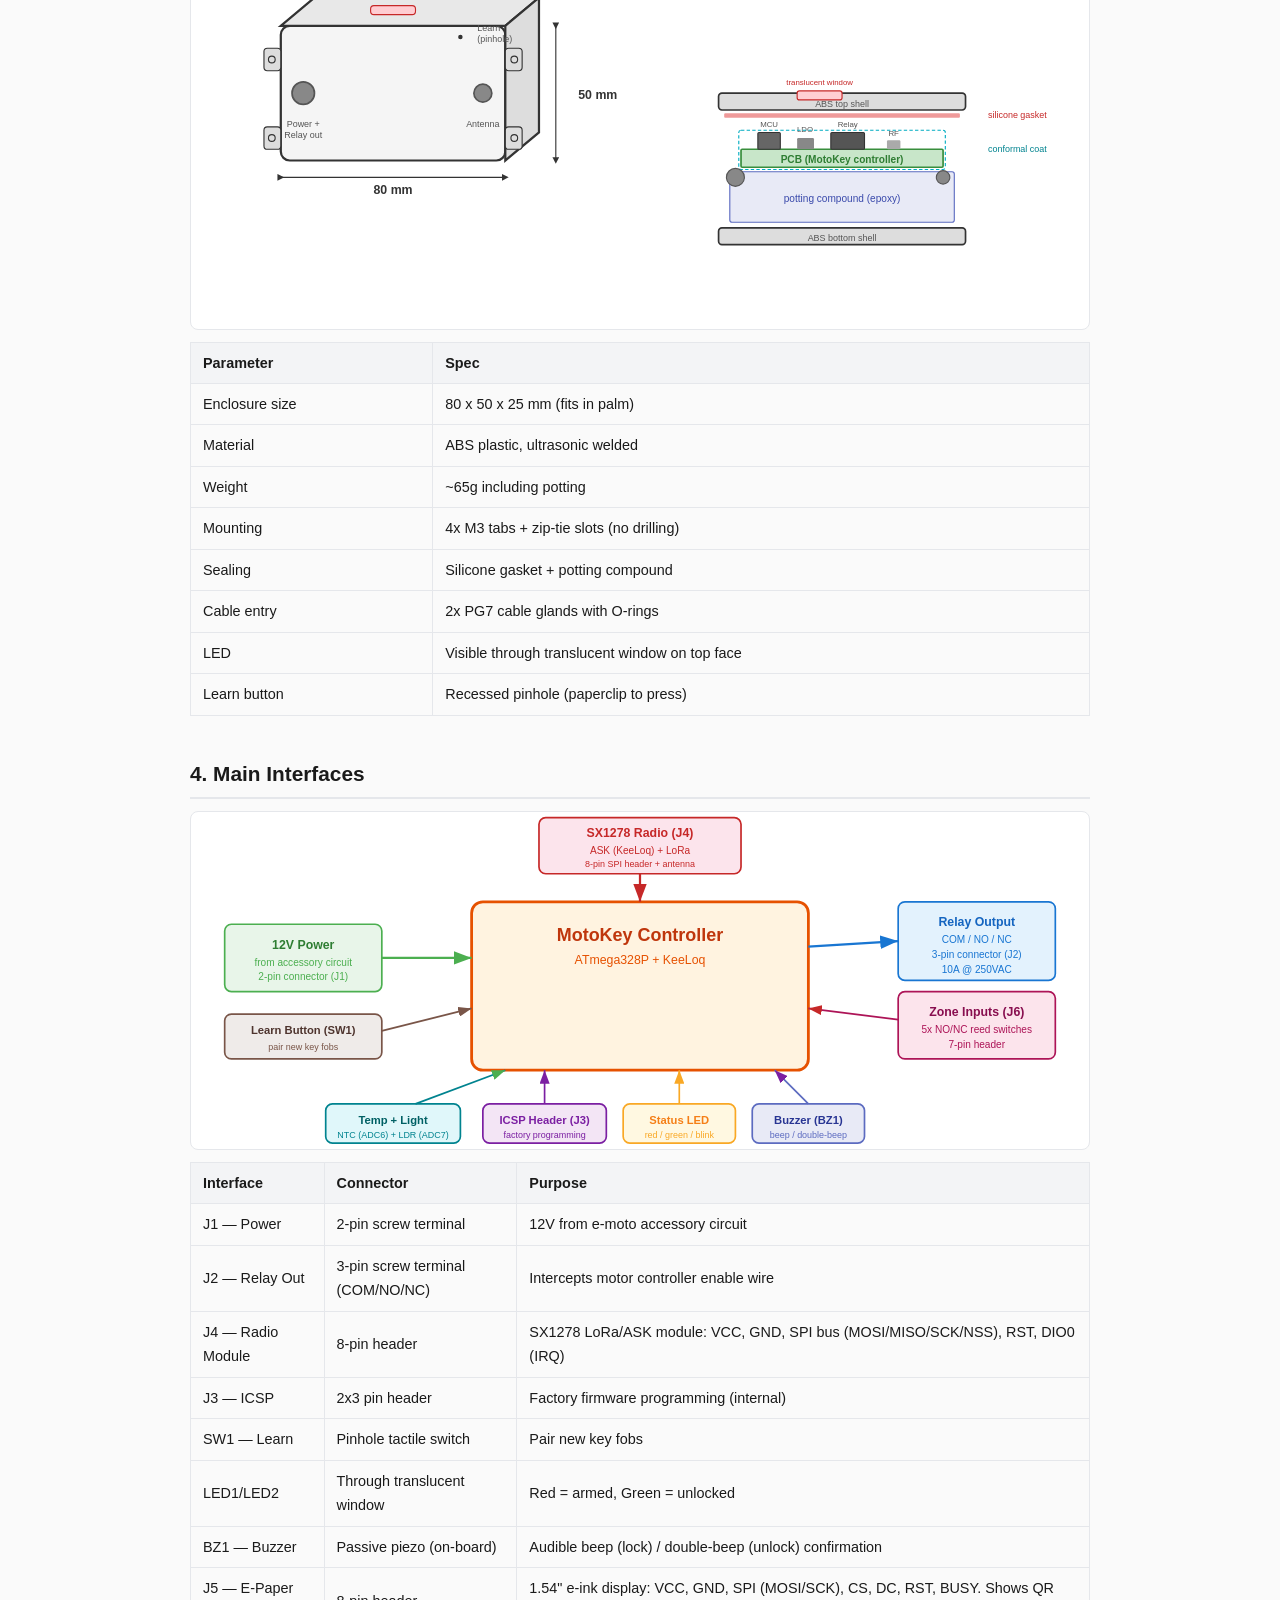
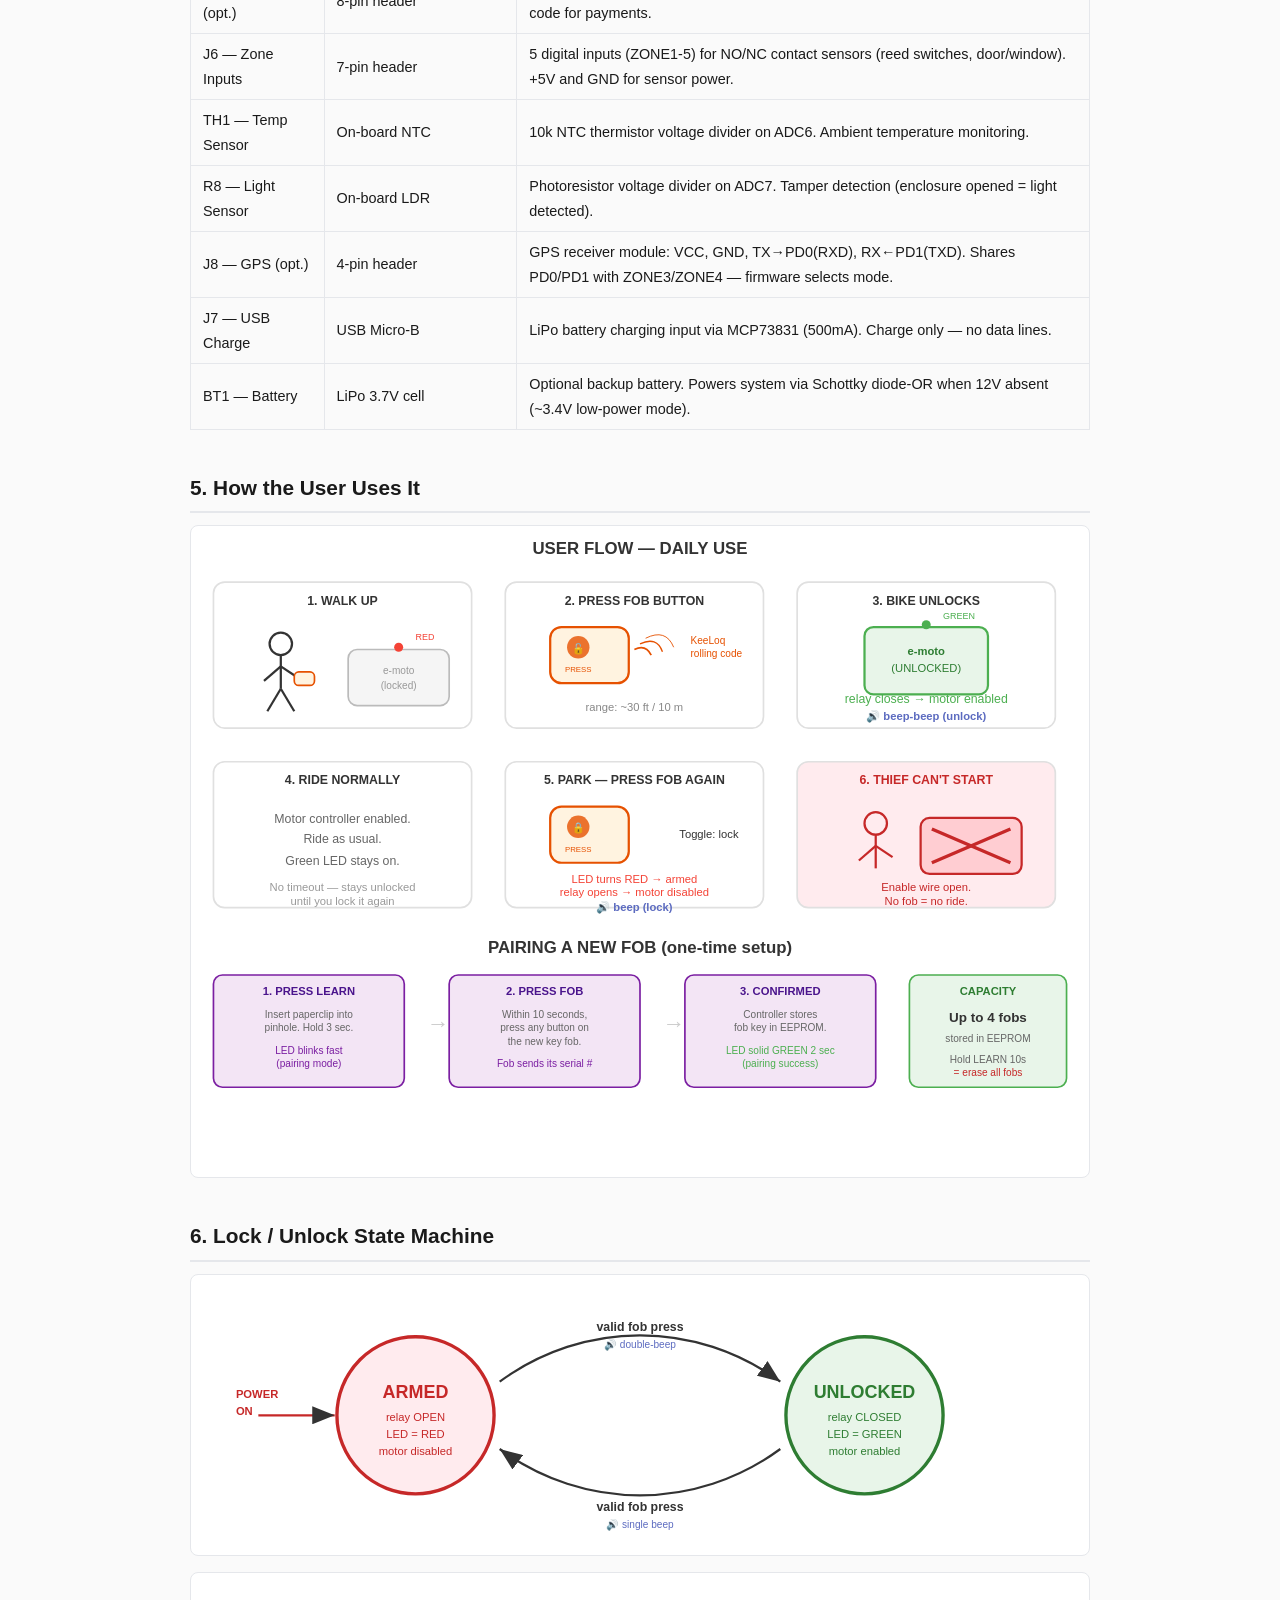
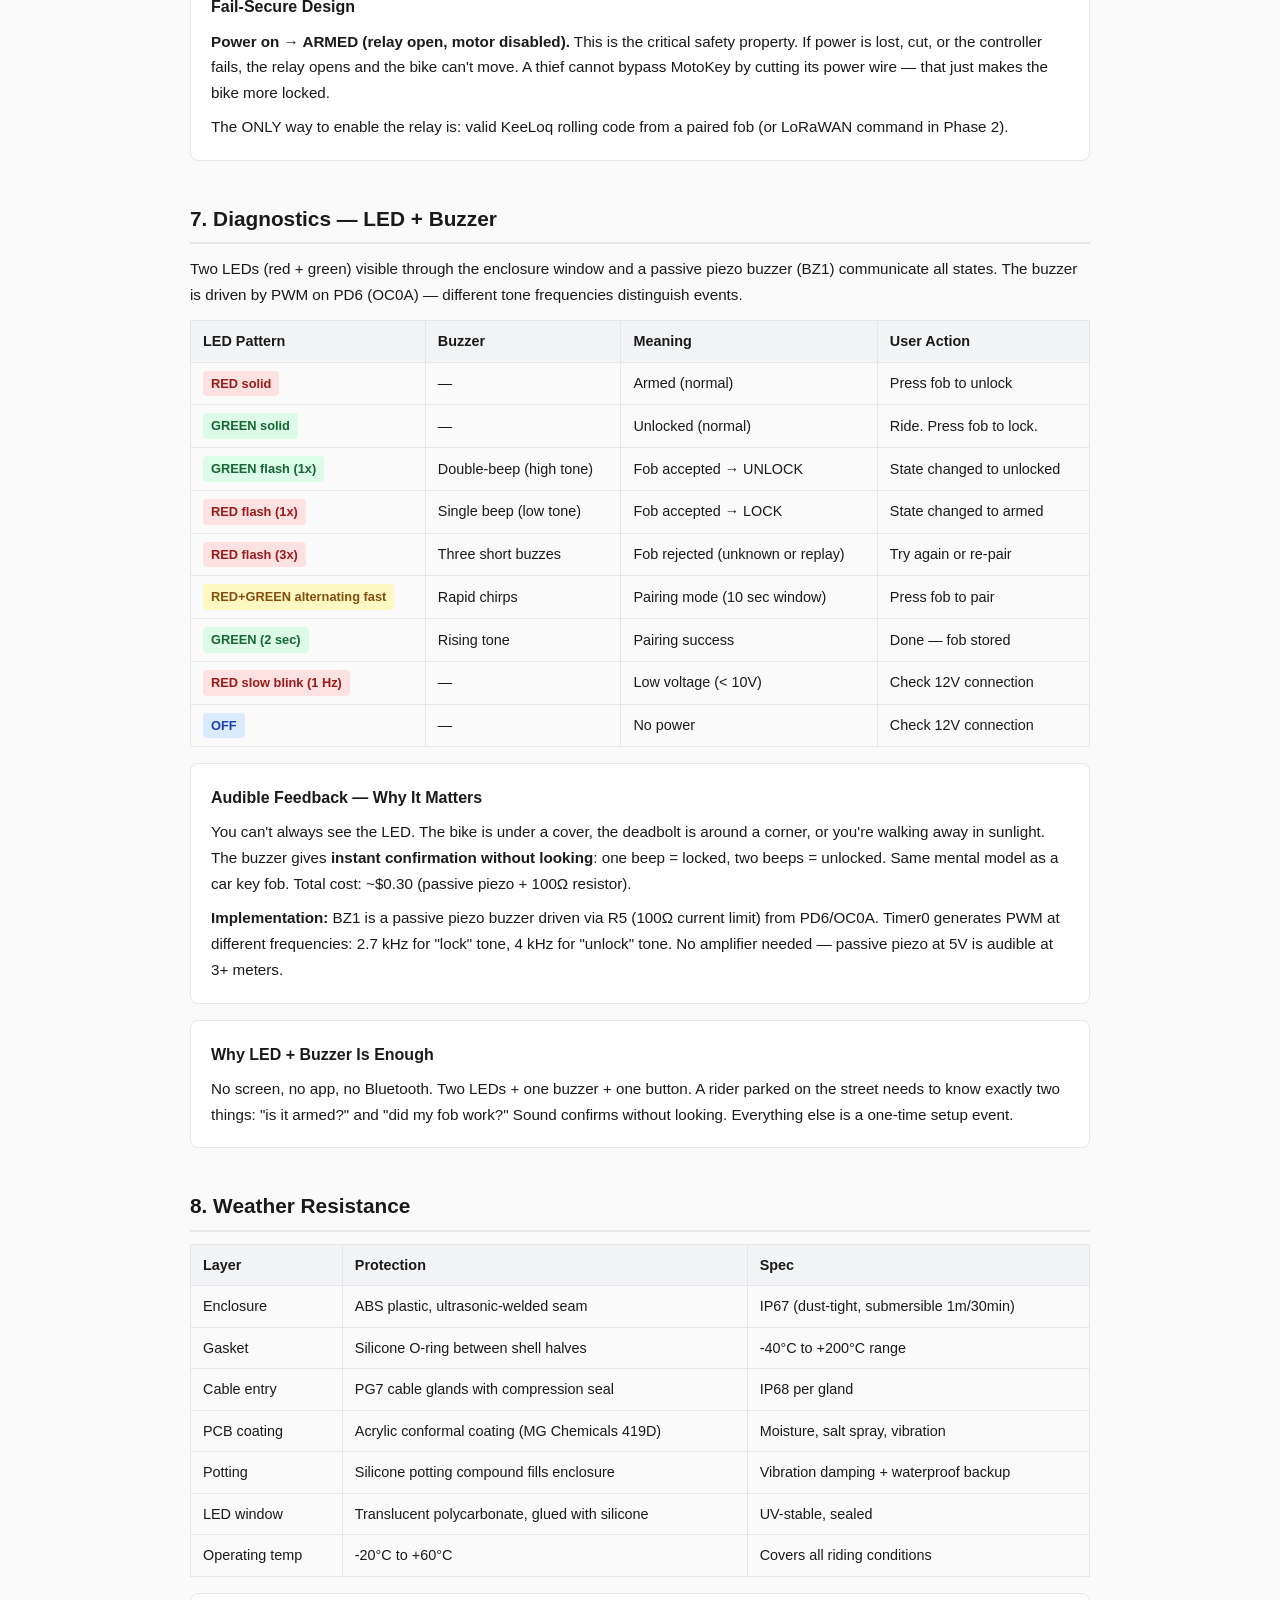
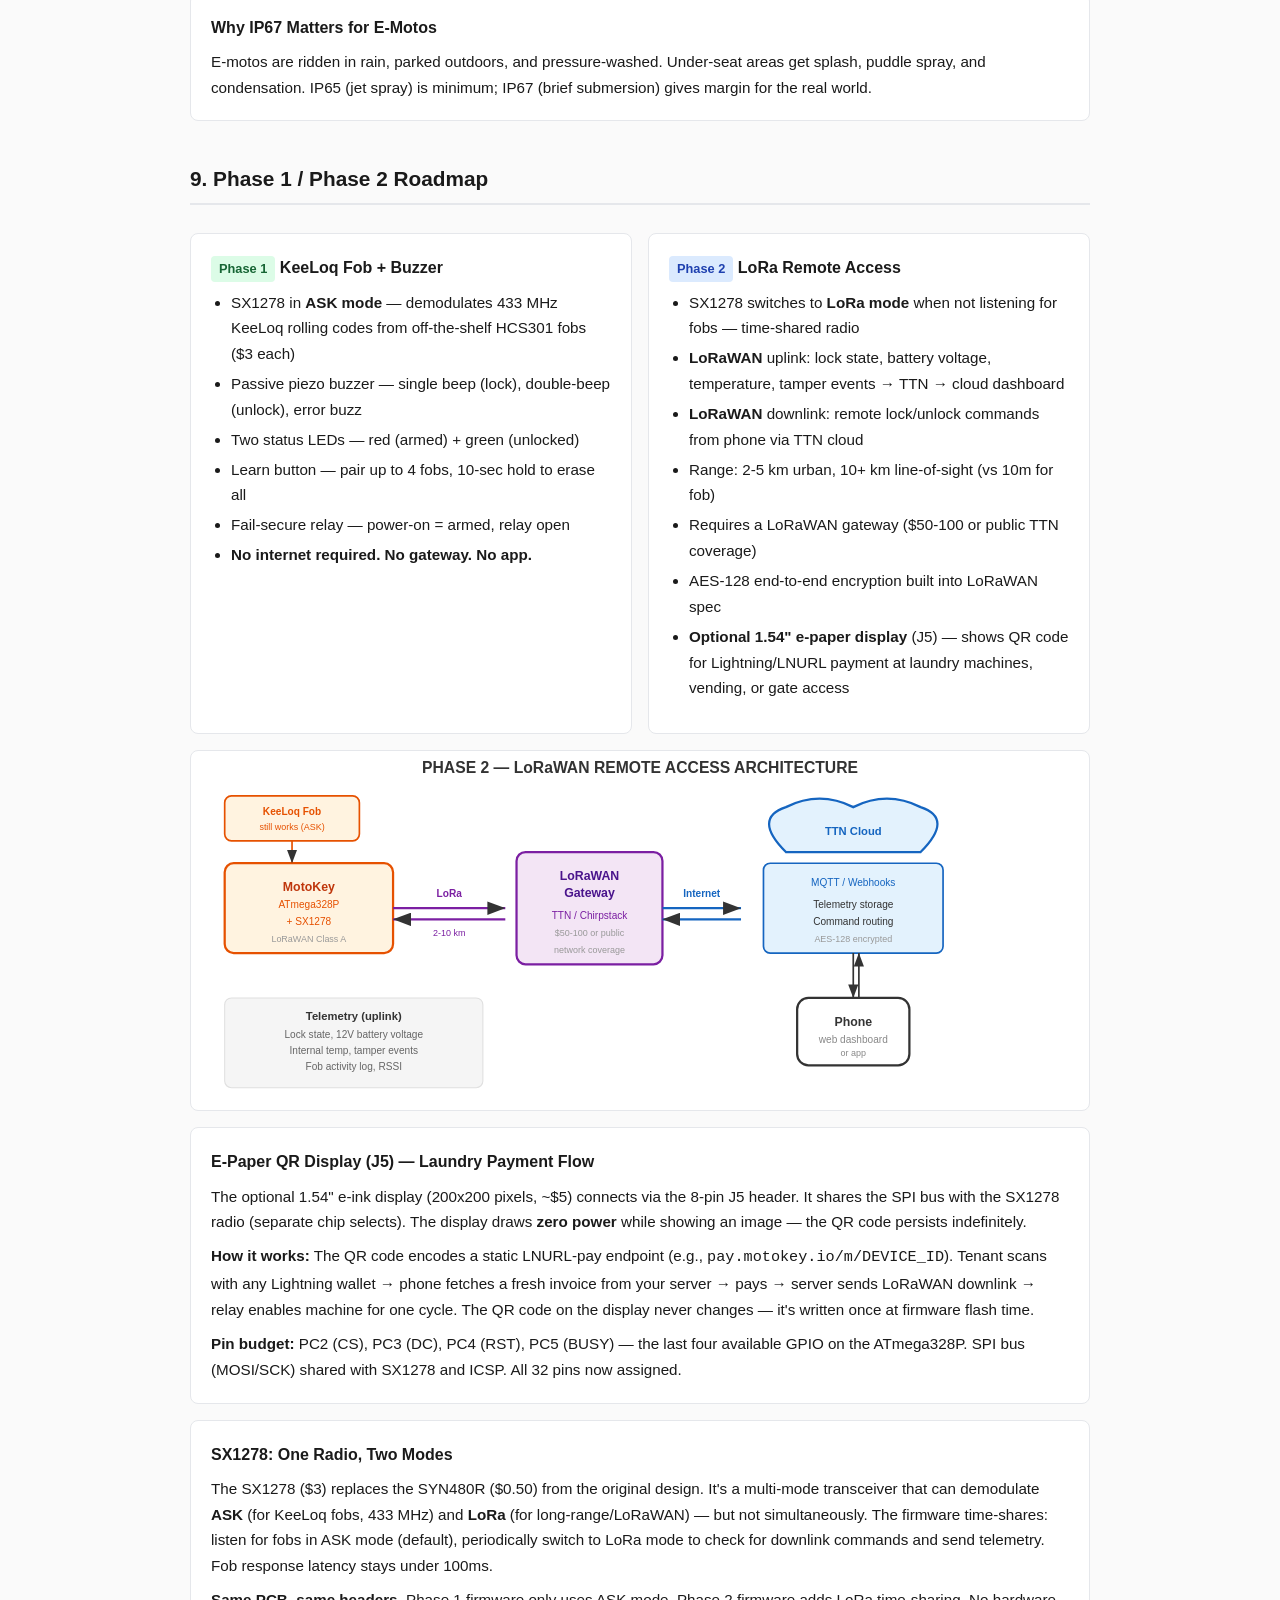
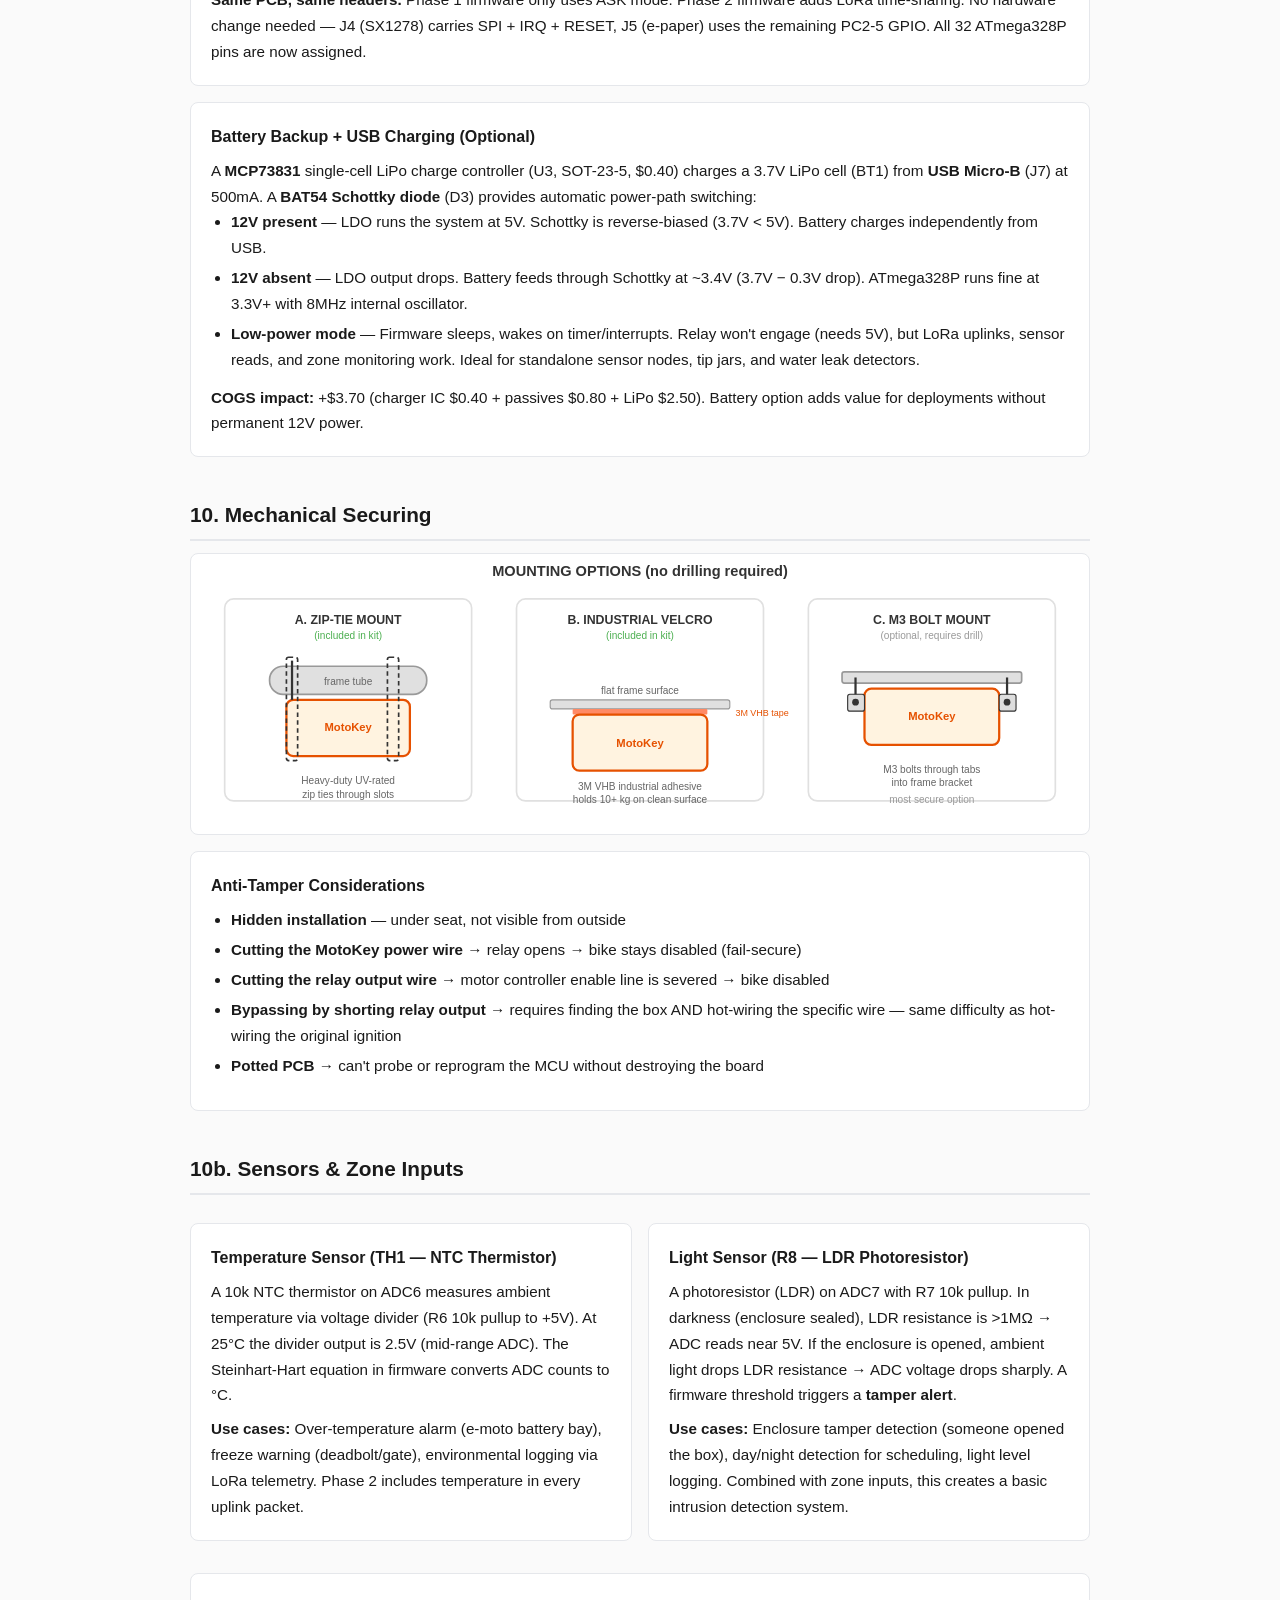
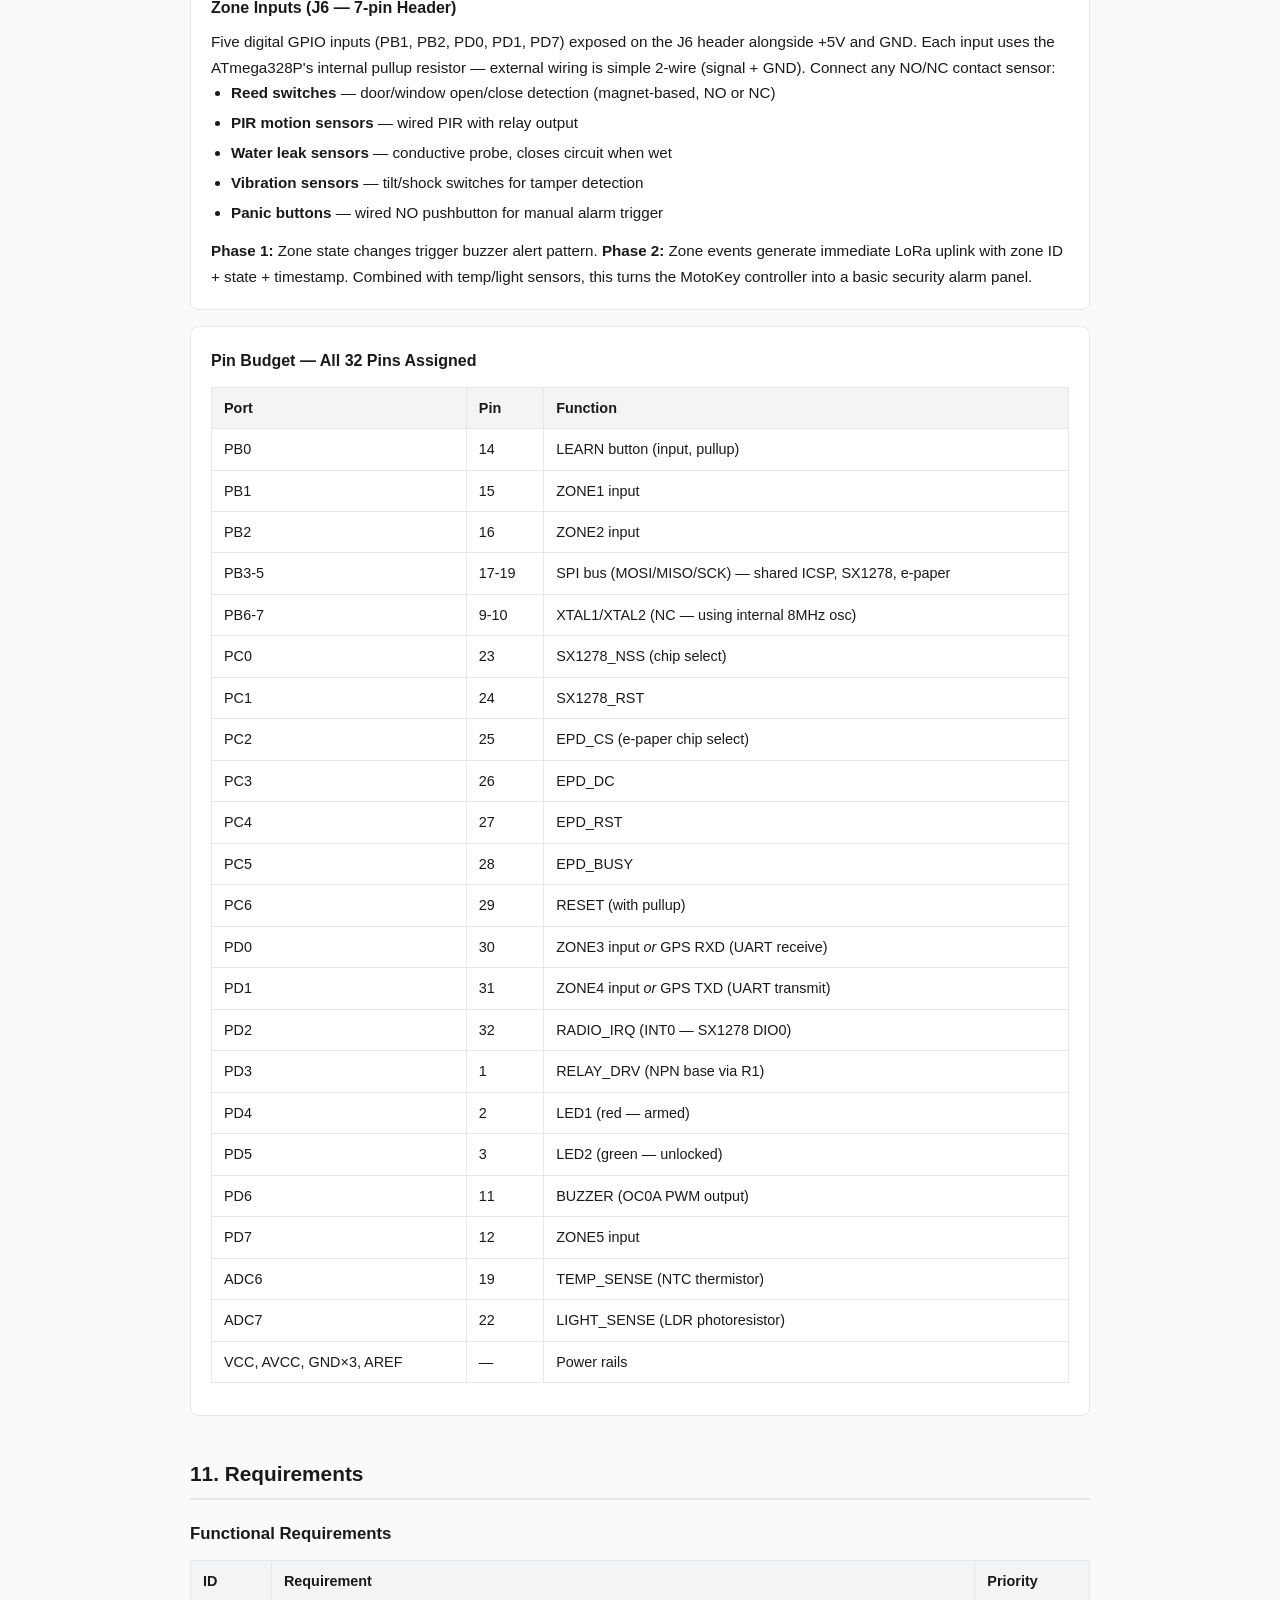
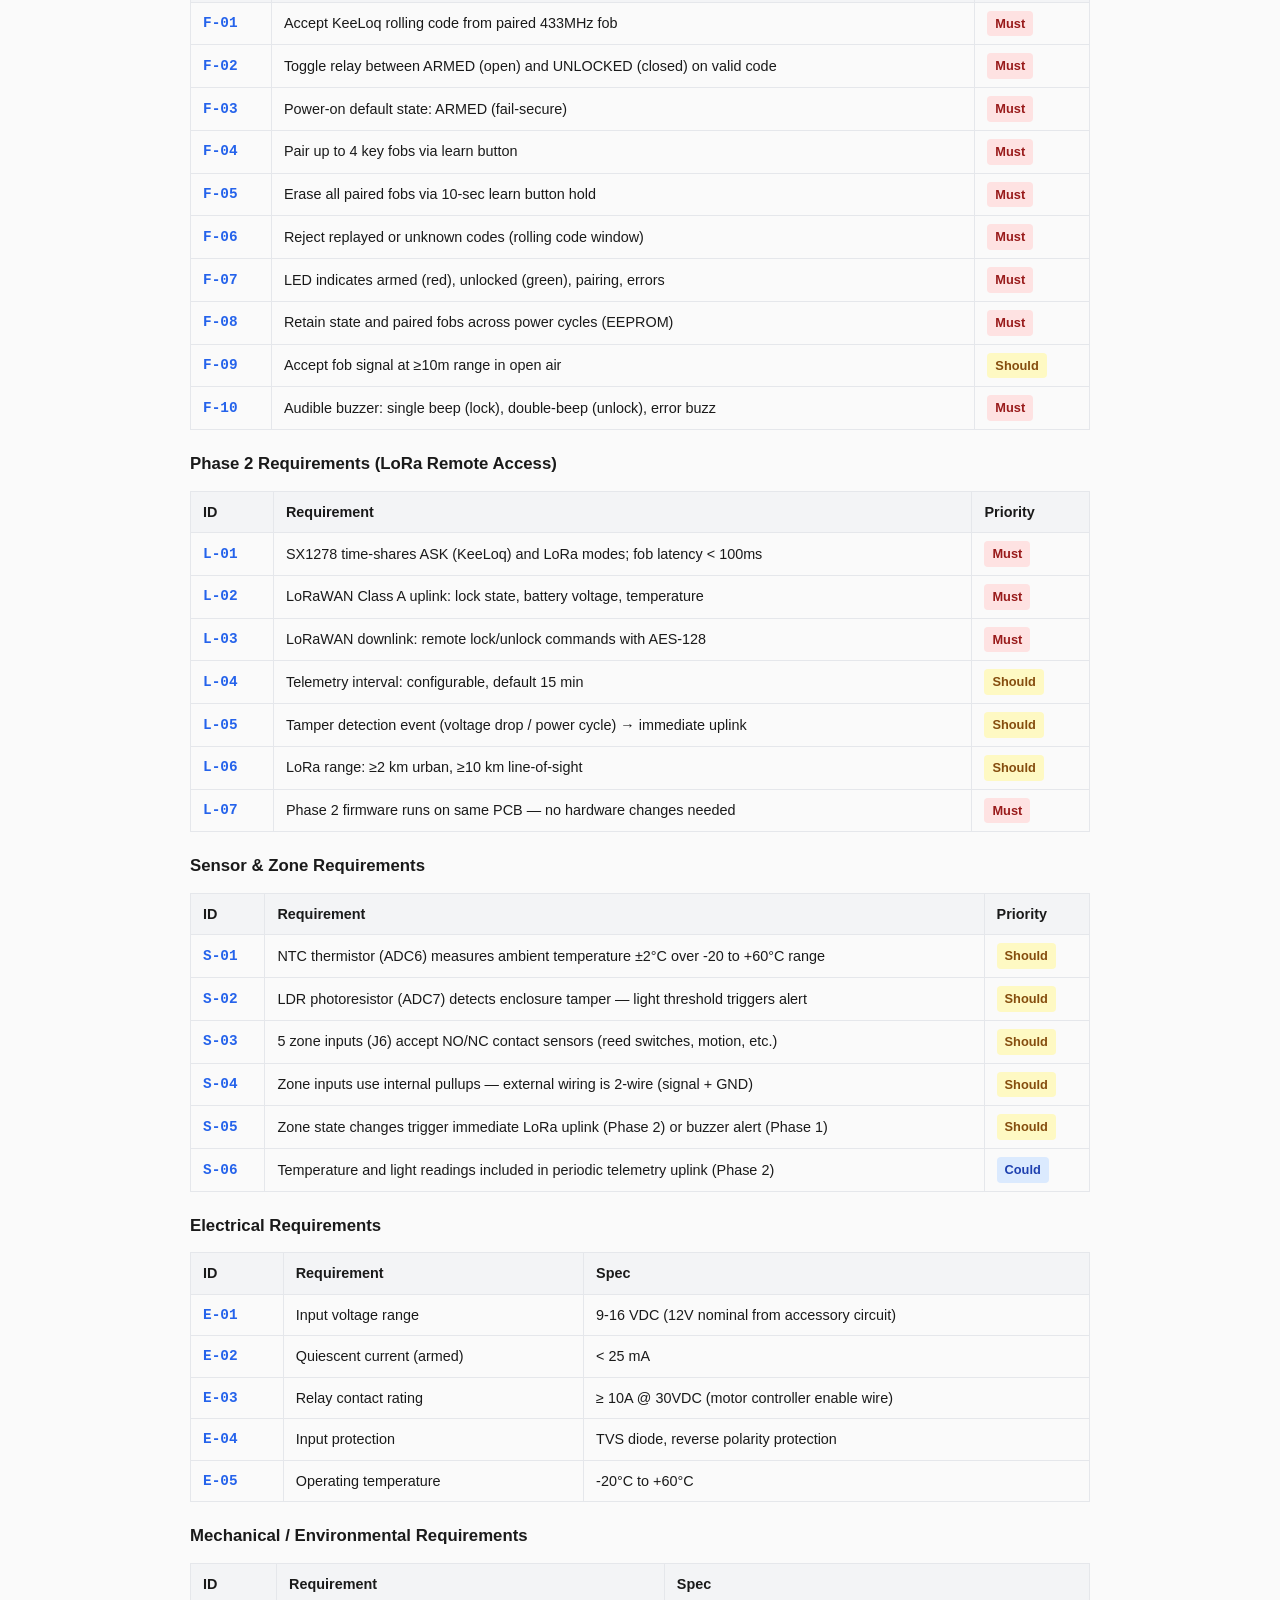
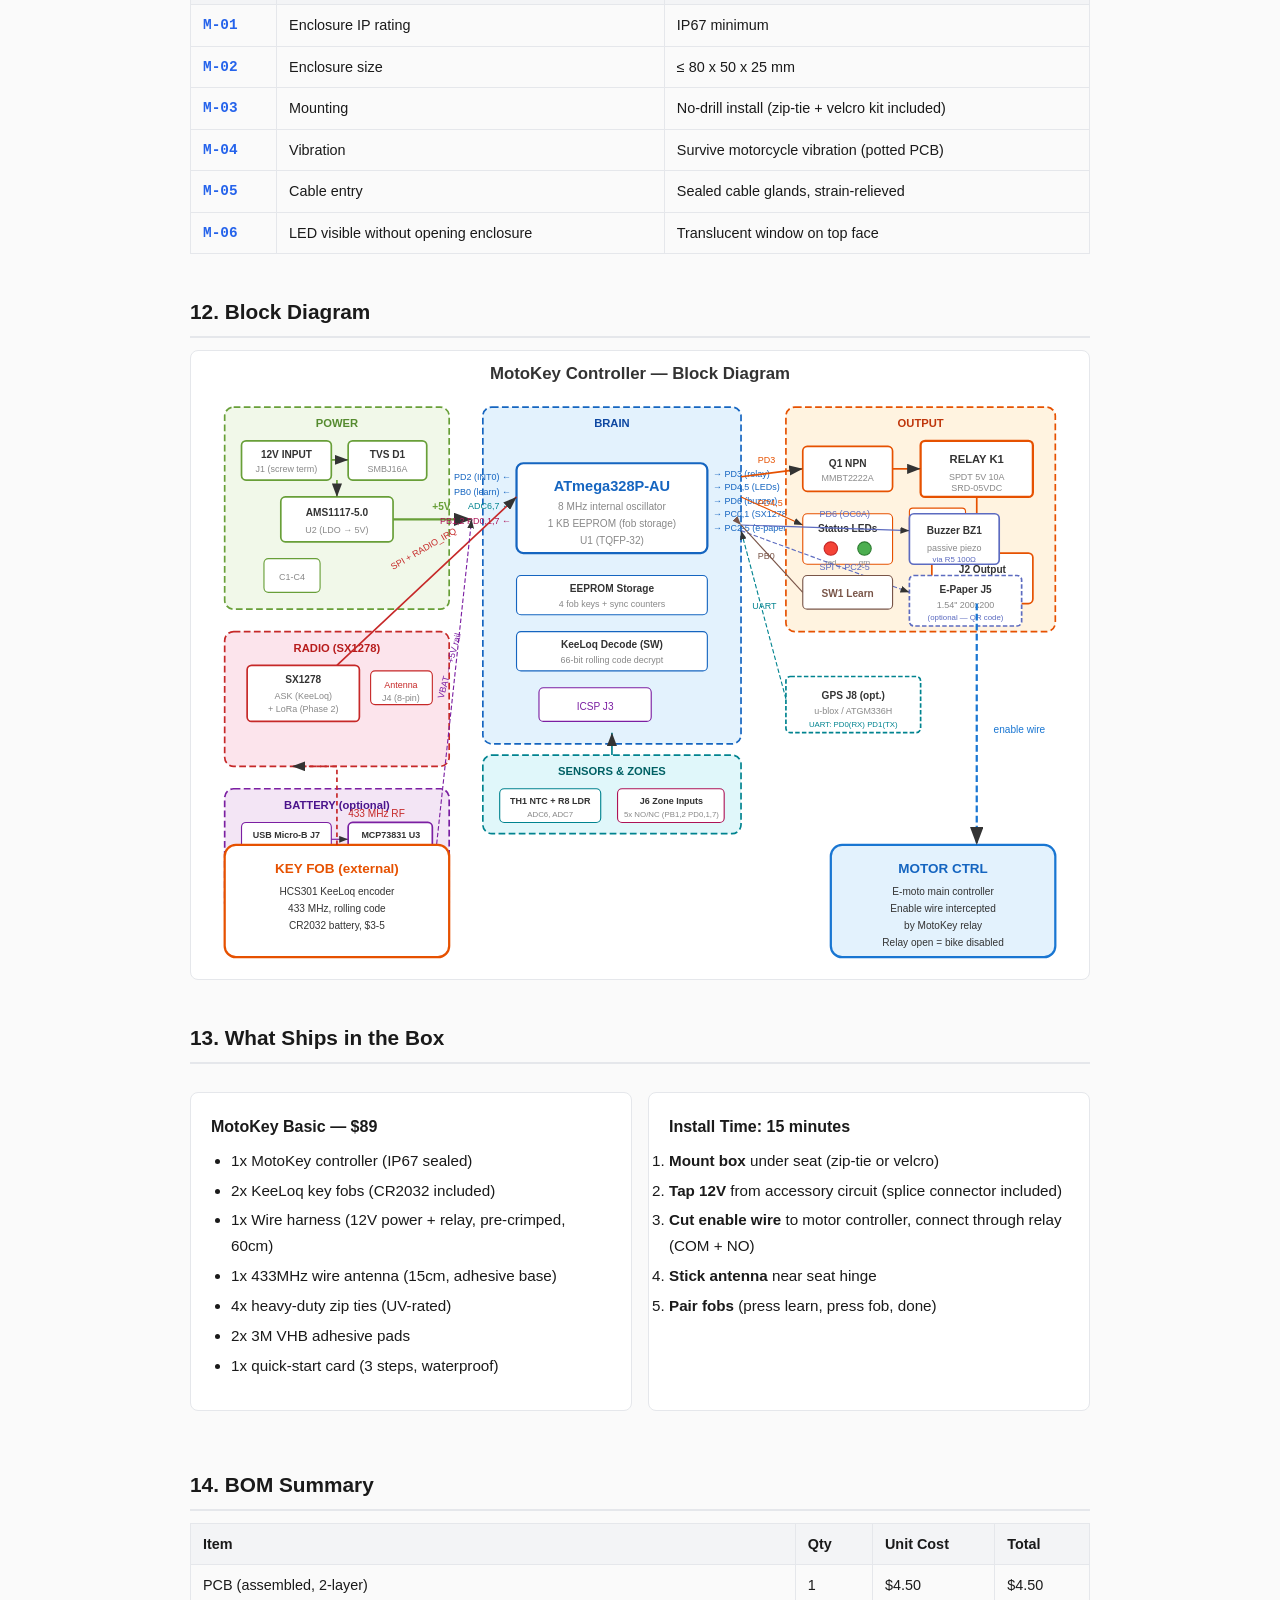
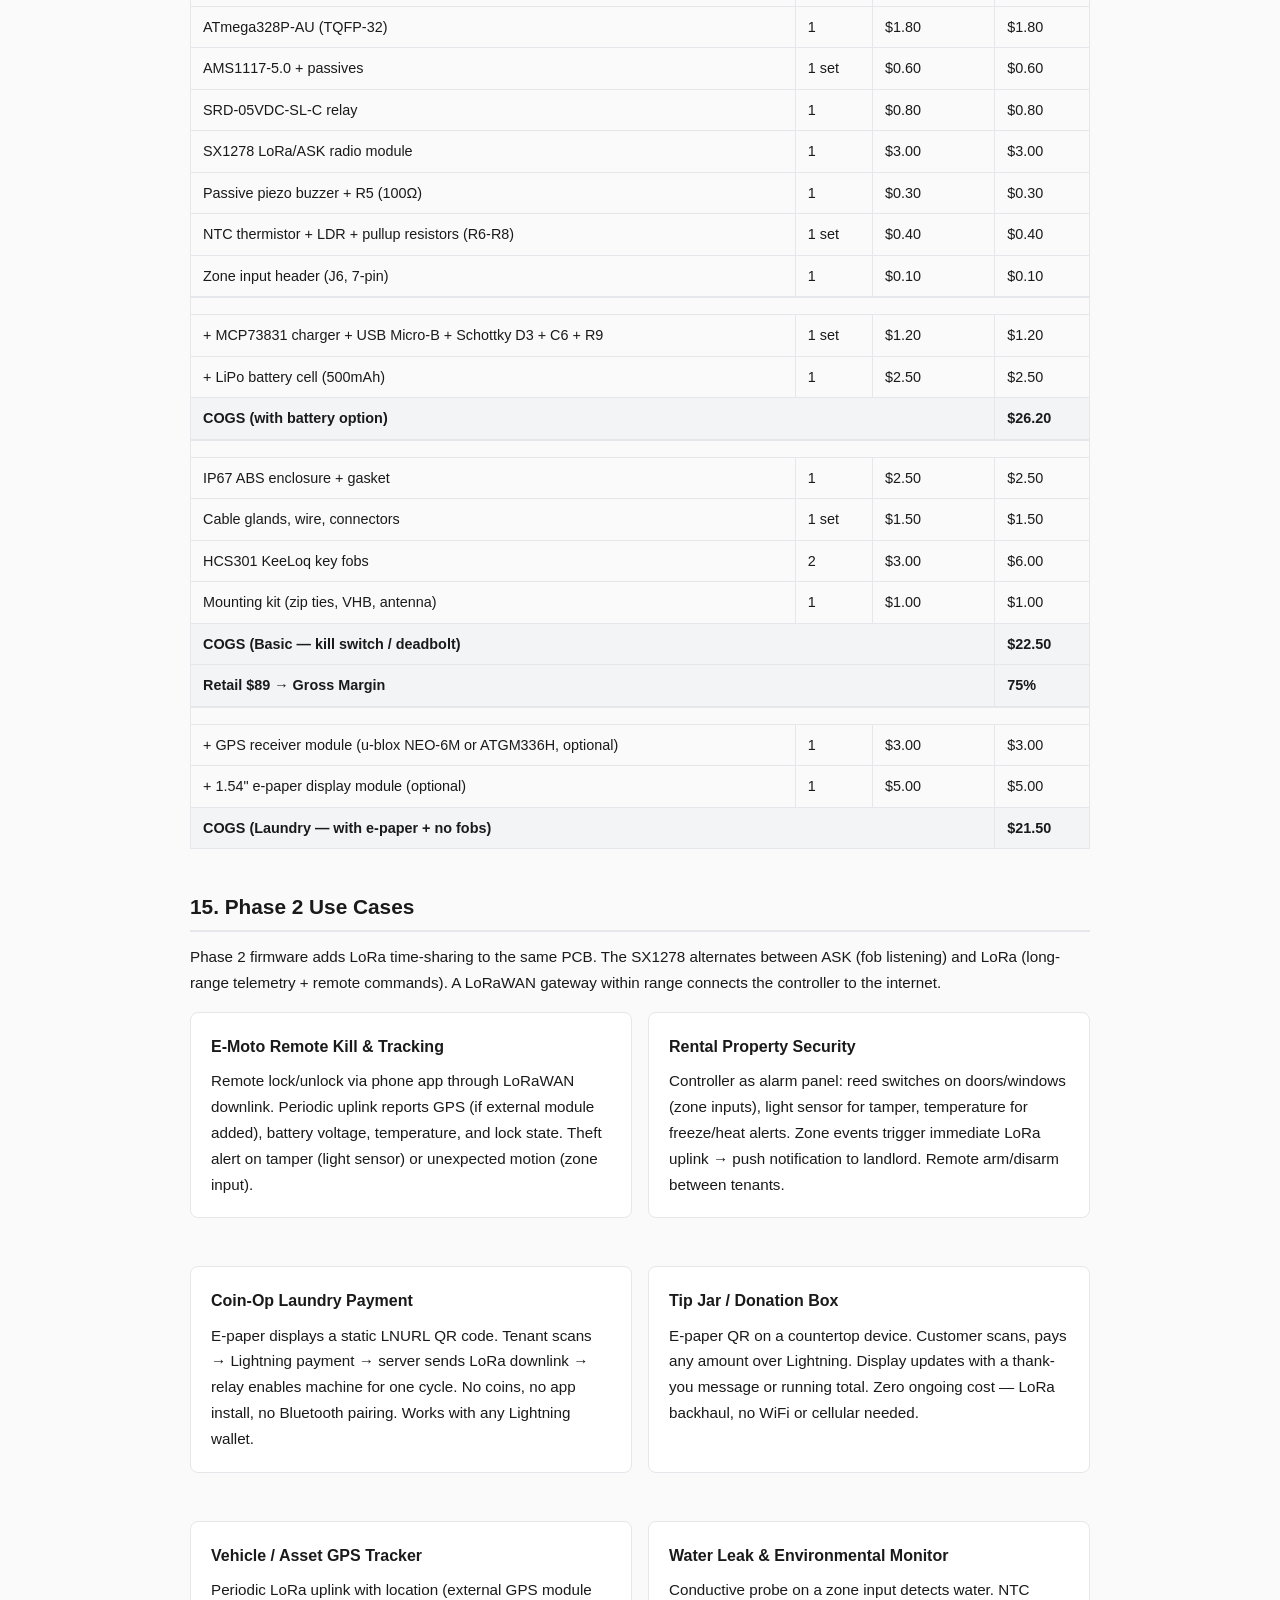
<file: hardware/system-design.html>
<!DOCTYPE html>
<html lang="en">
<head>
<meta charset="UTF-8">
<meta name="viewport" content="width=device-width, initial-scale=1.0">
<title>MotoKey Controller — System Design</title>
<style>
*, *::before, *::after { box-sizing: border-box; margin: 0; padding: 0; }
:root {
  --bg: #fafafa; --text: #1a1a1a; --muted: #666;
  --green: #16a34a; --red: #dc2626; --blue: #2563eb;
  --border: #e5e7eb; --card: #fff; --code: #f3f4f6;
}
body { font-family: -apple-system, BlinkMacSystemFont, 'Segoe UI', sans-serif; background: var(--bg); color: var(--text); line-height: 1.7; padding: 32px 20px; }
.page { max-width: 900px; margin: 0 auto; }
h1 { font-size: 2rem; font-weight: 700; margin-bottom: 4px; }
h1 span { color: var(--green); }
.sub { color: var(--muted); margin-bottom: 40px; }
h2 { font-size: 1.3rem; font-weight: 700; margin: 40px 0 12px; padding-bottom: 6px; border-bottom: 2px solid var(--border); }
h3 { font-size: 1.05rem; font-weight: 600; margin: 20px 0 8px; }
p, li { font-size: 0.95rem; }
ul { padding-left: 20px; margin-bottom: 12px; }
li { margin-bottom: 4px; }
.card { background: var(--card); border: 1px solid var(--border); border-radius: 8px; padding: 20px; margin: 16px 0; }
.card-title { font-weight: 700; margin-bottom: 8px; }
pre { background: var(--code); border: 1px solid var(--border); border-radius: 6px; padding: 16px; font-size: 0.82rem; line-height: 1.5; overflow-x: auto; margin: 12px 0; font-family: 'SF Mono', 'Menlo', monospace; }
table { width: 100%; border-collapse: collapse; margin: 12px 0; font-size: 0.9rem; }
th, td { padding: 8px 12px; border: 1px solid var(--border); text-align: left; }
th { background: var(--code); font-weight: 600; }
.grid2 { display: grid; grid-template-columns: 1fr 1fr; gap: 16px; }
@media (max-width: 640px) { .grid2 { grid-template-columns: 1fr; } }
.tag { display: inline-block; padding: 2px 8px; border-radius: 4px; font-size: 0.8rem; font-weight: 600; }
.tag-green { background: #dcfce7; color: #166534; }
.tag-red { background: #fee2e2; color: #991b1b; }
.tag-blue { background: #dbeafe; color: #1e40af; }
.tag-yellow { background: #fef9c3; color: #854d0e; }
.diagram { background: #fff; border: 1px solid var(--border); border-radius: 8px; overflow: hidden; }
.diagram svg { width: 100%; height: auto; display: block; }
.req-id { font-family: monospace; font-weight: 700; color: var(--blue); }
</style>
</head>
<body>
<div class="page">

<h1>MotoKey <span>Controller</span> — System Design</h1>
<p class="sub">Generic encrypted rolling-code relay controller. Use cases: e-motorcycle kill switch, deadbolt lock, gate controller. Phase 1 (KeeLoq fob + buzzer) and Phase 2 (LoRa remote access).</p>

<!-- ============================================================ -->
<h2>1. The Problem</h2>

<p>MotoKey is a <strong>generic encrypted rolling-code relay controller</strong>. The same PCB and firmware serves multiple use cases — the only difference is the enclosure and wiring harness.</p>

<div class="grid2">
<div class="card">
<div class="card-title">E-Motorcycle Kill Switch</div>
<p>E-motos (Sur-Ron, Talaria, Zero, NIU) have no ignition key — they use a simple toggle switch or app. MotoKey intercepts the motor controller enable wire so the bike won't move without the owner's key fob.</p>
</div>
<div class="card">
<div class="card-title">Deadbolt / Gate Lock</div>
<p>Same controller drives an electric strike or motorized deadbolt. Relay output replaces the enable wire with the lock's power circuit. Walk-up fob unlock + optional LoRa remote access.</p>
</div>
</div>

<!-- ============================================================ -->
<h2>2. Where It Mounts</h2>

<div class="diagram">
<svg viewBox="0 0 800 400" xmlns="http://www.w3.org/2000/svg">
  <!-- E-moto frame outline -->
  <rect x="100" y="80" width="600" height="240" rx="20" fill="none" stroke="#ccc" stroke-width="2" stroke-dasharray="8,4"/>
  <text x="400" y="60" text-anchor="middle" font-size="14" fill="#999" font-weight="600">E-MOTORCYCLE (side view, simplified)</text>

  <!-- Wheels -->
  <circle cx="200" cy="300" r="60" fill="none" stroke="#bbb" stroke-width="3"/>
  <circle cx="600" cy="300" r="60" fill="none" stroke="#bbb" stroke-width="3"/>

  <!-- Seat -->
  <rect x="300" y="100" width="200" height="30" rx="8" fill="#ddd" stroke="#bbb" stroke-width="1.5"/>
  <text x="400" y="120" text-anchor="middle" font-size="11" fill="#888">SEAT</text>

  <!-- Battery compartment -->
  <rect x="280" y="145" width="240" height="80" rx="6" fill="#e8f5e9" stroke="#4caf50" stroke-width="2"/>
  <text x="400" y="175" text-anchor="middle" font-size="12" fill="#2e7d32" font-weight="600">BATTERY PACK</text>
  <text x="400" y="192" text-anchor="middle" font-size="10" fill="#4caf50">48V / 60V / 72V</text>

  <!-- Motor controller -->
  <rect x="550" y="180" width="100" height="50" rx="4" fill="#e3f2fd" stroke="#1976d2" stroke-width="1.5"/>
  <text x="600" y="202" text-anchor="middle" font-size="10" fill="#1565c0" font-weight="600">MOTOR</text>
  <text x="600" y="215" text-anchor="middle" font-size="10" fill="#1565c0">CONTROLLER</text>

  <!-- MotoKey box — THE STAR -->
  <rect x="340" y="235" width="90" height="45" rx="6" fill="#fff3e0" stroke="#e65100" stroke-width="2.5"/>
  <text x="385" y="255" text-anchor="middle" font-size="10" fill="#bf360c" font-weight="700">MOTOKEY</text>
  <text x="385" y="268" text-anchor="middle" font-size="9" fill="#e65100">CONTROLLER</text>

  <!-- Enable wire from battery to motor controller -->
  <line x1="520" y1="185" x2="550" y2="195" stroke="#1976d2" stroke-width="2"/>

  <!-- MotoKey intercepts enable wire -->
  <path d="M 430 257 L 480 257 L 480 195 L 550 195" stroke="#e65100" stroke-width="2.5" fill="none" stroke-dasharray="6,3"/>
  <path d="M 340 257 L 300 257 L 300 195 L 350 195" stroke="#e65100" stroke-width="2.5" fill="none" stroke-dasharray="6,3"/>

  <!-- Arrow showing installation area -->
  <path d="M 385 295 L 385 330" stroke="#e65100" stroke-width="1.5" marker-end="url(#arrowOrange)"/>
  <text x="385" y="348" text-anchor="middle" font-size="11" fill="#e65100" font-weight="600">UNDER SEAT</text>
  <text x="385" y="363" text-anchor="middle" font-size="10" fill="#e65100">zip-tied to frame</text>

  <!-- Antenna -->
  <line x1="370" y1="235" x2="370" y2="200" stroke="#e65100" stroke-width="1.5"/>
  <circle cx="370" cy="197" r="3" fill="#e65100"/>
  <text x="355" y="190" text-anchor="end" font-size="9" fill="#e65100">433MHz antenna</text>

  <!-- 12V tap -->
  <line x1="350" y1="257" x2="320" y2="220" stroke="#4caf50" stroke-width="1.5" stroke-dasharray="4,2"/>
  <text x="310" y="240" text-anchor="end" font-size="9" fill="#4caf50">12V accessory tap</text>

  <!-- Key fob -->
  <rect x="50" y="140" width="50" height="35" rx="8" fill="#fff" stroke="#e65100" stroke-width="2"/>
  <circle cx="75" cy="152" r="5" fill="#e65100" opacity="0.3"/>
  <text x="75" y="167" text-anchor="middle" font-size="7" fill="#e65100">LOCK</text>
  <text x="75" y="190" text-anchor="middle" font-size="10" fill="#e65100" font-weight="600">KEY FOB</text>
  <text x="75" y="203" text-anchor="middle" font-size="9" fill="#999">in pocket</text>

  <!-- RF signal -->
  <path d="M 100 155 Q 200 140 340 240" stroke="#e65100" stroke-width="1" fill="none" stroke-dasharray="4,4"/>
  <text x="210" y="175" font-size="9" fill="#e65100" transform="rotate(-15, 210, 175)">433 MHz RF ~~~</text>

  <defs>
    <marker id="arrowOrange" markerWidth="8" markerHeight="6" refX="8" refY="3" orient="auto">
      <path d="M0,0 L8,3 L0,6" fill="#e65100"/>
    </marker>
  </defs>
</svg>
</div>

<div class="card">
<div class="card-title">Installation Location</div>
<ul>
<li><strong>Under the seat</strong> — every e-moto has space here, accessible for install, hidden from thieves</li>
<li><strong>Zip-tied or velcro-strapped to the frame</strong> — no drilling required</li>
<li><strong>Near the existing motor controller</strong> — short wire run to intercept the enable line</li>
<li>Antenna wire routed up toward seat hinge for best RF reception</li>
</ul>
</div>

<div class="card">
<div class="card-title">Critical Design Insight: Intercept the Enable Wire, NOT the Power Wire</div>
<p>E-motos run 48-72V at 40-100A to the motor. You do NOT want a relay switching that. Instead, every motor controller has a <strong>low-current enable/key wire</strong> (the existing ignition switch). MotoKey's relay (10A @ 5V) switches this enable wire. When the relay is open (armed), the motor controller stays off regardless of the main power switch.</p>
</div>

<!-- ============================================================ -->
<h2>3. Form Factor</h2>

<div class="diagram">
<svg viewBox="0 0 800 350" xmlns="http://www.w3.org/2000/svg">
  <!-- Enclosure 3D-ish view -->
  <g transform="translate(80, 40)">
    <!-- Box body -->
    <rect x="0" y="40" width="200" height="120" rx="8" fill="#f5f5f5" stroke="#333" stroke-width="2"/>
    <!-- Top face (perspective) -->
    <path d="M 0 40 L 30 15 L 230 15 L 200 40 Z" fill="#e8e8e8" stroke="#333" stroke-width="2"/>
    <!-- Right face -->
    <path d="M 200 40 L 230 15 L 230 135 L 200 160 Z" fill="#ddd" stroke="#333" stroke-width="2"/>

    <!-- LED window -->
    <rect x="80" y="22" width="40" height="8" rx="3" fill="#ffcdd2" stroke="#c62828" stroke-width="1"/>
    <text x="100" y="10" text-anchor="middle" font-size="9" fill="#c62828">LED window</text>

    <!-- Cable gland left -->
    <circle cx="20" cy="100" r="10" fill="#888" stroke="#555" stroke-width="1.5"/>
    <text x="20" y="130" text-anchor="middle" font-size="8" fill="#555">Power +</text>
    <text x="20" y="140" text-anchor="middle" font-size="8" fill="#555">Relay out</text>

    <!-- Cable gland right -->
    <circle cx="180" cy="100" r="8" fill="#888" stroke="#555" stroke-width="1.5"/>
    <text x="180" y="130" text-anchor="middle" font-size="8" fill="#555">Antenna</text>

    <!-- Learn button pinhole -->
    <circle cx="160" cy="50" r="2" fill="#333"/>
    <text x="175" y="45" font-size="8" fill="#555">Learn</text>
    <text x="175" y="54" font-size="8" fill="#555">(pinhole)</text>

    <!-- Mounting tabs -->
    <rect x="-15" y="60" width="15" height="20" rx="3" fill="#ddd" stroke="#333" stroke-width="1"/>
    <circle cx="-8" cy="70" r="3" fill="none" stroke="#333" stroke-width="1"/>
    <rect x="200" y="60" width="15" height="20" rx="3" fill="#ddd" stroke="#333" stroke-width="1"/>
    <circle cx="208" cy="70" r="3" fill="none" stroke="#333" stroke-width="1"/>

    <rect x="-15" y="130" width="15" height="20" rx="3" fill="#ddd" stroke="#333" stroke-width="1"/>
    <circle cx="-8" cy="140" r="3" fill="none" stroke="#333" stroke-width="1"/>
    <rect x="200" y="130" width="15" height="20" rx="3" fill="#ddd" stroke="#333" stroke-width="1"/>
    <circle cx="208" cy="140" r="3" fill="none" stroke="#333" stroke-width="1"/>
  </g>

  <!-- Dimensions -->
  <g transform="translate(80, 40)">
    <line x1="0" y1="175" x2="200" y2="175" stroke="#333" stroke-width="1" marker-start="url(#dimArrow)" marker-end="url(#dimArrow)"/>
    <text x="100" y="190" text-anchor="middle" font-size="11" fill="#333" font-weight="600">80 mm</text>
    <line x1="245" y1="40" x2="245" y2="160" stroke="#333" stroke-width="1" marker-start="url(#dimArrow)" marker-end="url(#dimArrow)"/>
    <text x="265" y="105" font-size="11" fill="#333" font-weight="600">50 mm</text>
    <line x1="235" y1="5" x2="235" y2="15" stroke="#333" stroke-width="1"/>
    <text x="260" y="5" font-size="11" fill="#333" font-weight="600">25 mm deep</text>
  </g>

  <!-- Exploded view of internals -->
  <g transform="translate(450, 20)">
    <text x="130" y="0" text-anchor="middle" font-size="13" fill="#333" font-weight="700">INTERNAL CROSS-SECTION</text>

    <!-- Bottom shell -->
    <rect x="20" y="240" width="220" height="15" rx="3" fill="#ddd" stroke="#333" stroke-width="1.5"/>
    <text x="130" y="252" text-anchor="middle" font-size="8" fill="#555">ABS bottom shell</text>

    <!-- Potting compound -->
    <rect x="30" y="190" width="200" height="45" rx="2" fill="#e8eaf6" stroke="#5c6bc0" stroke-width="1"/>
    <text x="130" y="217" text-anchor="middle" font-size="9" fill="#3949ab">potting compound (epoxy)</text>

    <!-- PCB -->
    <rect x="40" y="170" width="180" height="16" rx="1" fill="#c8e6c9" stroke="#388e3c" stroke-width="1.5"/>
    <text x="130" y="182" text-anchor="middle" font-size="9" fill="#2e7d32" font-weight="600">PCB (MotoKey controller)</text>

    <!-- Components on PCB -->
    <rect x="55" y="155" width="20" height="15" rx="1" fill="#666" stroke="#333" stroke-width="1"/>
    <text x="65" y="150" text-anchor="middle" font-size="7" fill="#555">MCU</text>
    <rect x="90" y="160" width="15" height="10" rx="1" fill="#888"/>
    <text x="97" y="155" text-anchor="middle" font-size="7" fill="#555">LDO</text>
    <rect x="120" y="155" width="30" height="15" rx="1" fill="#555" stroke="#333" stroke-width="1"/>
    <text x="135" y="150" text-anchor="middle" font-size="7" fill="#555">Relay</text>
    <rect x="170" y="162" width="12" height="8" rx="1" fill="#aaa"/>
    <text x="176" y="158" text-anchor="middle" font-size="7" fill="#555">RF</text>

    <!-- Conformal coating -->
    <rect x="38" y="153" width="184" height="35" rx="2" fill="none" stroke="#00acc1" stroke-width="1" stroke-dasharray="3,2"/>
    <text x="260" y="172" font-size="8" fill="#00838f">conformal coat</text>

    <!-- Top shell + gasket -->
    <rect x="20" y="120" width="220" height="15" rx="3" fill="#ddd" stroke="#333" stroke-width="1.5"/>
    <text x="130" y="132" text-anchor="middle" font-size="8" fill="#555">ABS top shell</text>
    <rect x="25" y="138" width="210" height="4" rx="1" fill="#ef9a9a"/>
    <text x="260" y="142" font-size="8" fill="#c62828">silicone gasket</text>

    <!-- LED window detail -->
    <rect x="90" y="118" width="40" height="8" rx="2" fill="#ffcdd2" stroke="#c62828" stroke-width="1"/>
    <text x="110" y="113" text-anchor="middle" font-size="7" fill="#c62828">translucent window</text>

    <!-- Cable glands -->
    <circle cx="35" cy="195" r="8" fill="#888" stroke="#555" stroke-width="1"/>
    <circle cx="220" cy="195" r="6" fill="#888" stroke="#555" stroke-width="1"/>
  </g>

  <defs>
    <marker id="dimArrow" markerWidth="6" markerHeight="6" refX="3" refY="3" orient="auto">
      <path d="M0,0 L6,3 L0,6" fill="#333"/>
    </marker>
  </defs>
</svg>
</div>

<table>
<tr><th>Parameter</th><th>Spec</th></tr>
<tr><td>Enclosure size</td><td>80 x 50 x 25 mm (fits in palm)</td></tr>
<tr><td>Material</td><td>ABS plastic, ultrasonic welded</td></tr>
<tr><td>Weight</td><td>~65g including potting</td></tr>
<tr><td>Mounting</td><td>4x M3 tabs + zip-tie slots (no drilling)</td></tr>
<tr><td>Sealing</td><td>Silicone gasket + potting compound</td></tr>
<tr><td>Cable entry</td><td>2x PG7 cable glands with O-rings</td></tr>
<tr><td>LED</td><td>Visible through translucent window on top face</td></tr>
<tr><td>Learn button</td><td>Recessed pinhole (paperclip to press)</td></tr>
</table>

<!-- ============================================================ -->
<h2>4. Main Interfaces</h2>

<div class="diagram">
<svg viewBox="0 0 800 300" xmlns="http://www.w3.org/2000/svg">
  <!-- Central box -->
  <rect x="250" y="80" width="300" height="150" rx="10" fill="#fff3e0" stroke="#e65100" stroke-width="2.5"/>
  <text x="400" y="115" text-anchor="middle" font-size="16" fill="#bf360c" font-weight="700">MotoKey Controller</text>
  <text x="400" y="135" text-anchor="middle" font-size="11" fill="#e65100">ATmega328P + KeeLoq</text>

  <!-- Left: Power input -->
  <rect x="30" y="100" width="140" height="60" rx="6" fill="#e8f5e9" stroke="#4caf50" stroke-width="1.5"/>
  <text x="100" y="122" text-anchor="middle" font-size="11" fill="#2e7d32" font-weight="600">12V Power</text>
  <text x="100" y="137" text-anchor="middle" font-size="9" fill="#4caf50">from accessory circuit</text>
  <text x="100" y="150" text-anchor="middle" font-size="9" fill="#4caf50">2-pin connector (J1)</text>
  <line x1="170" y1="130" x2="250" y2="130" stroke="#4caf50" stroke-width="2" marker-end="url(#arrowGreen)"/>

  <!-- Right: Relay output -->
  <rect x="630" y="80" width="140" height="70" rx="6" fill="#e3f2fd" stroke="#1976d2" stroke-width="1.5"/>
  <text x="700" y="102" text-anchor="middle" font-size="11" fill="#1565c0" font-weight="600">Relay Output</text>
  <text x="700" y="117" text-anchor="middle" font-size="9" fill="#1976d2">COM / NO / NC</text>
  <text x="700" y="130" text-anchor="middle" font-size="9" fill="#1976d2">3-pin connector (J2)</text>
  <text x="700" y="143" text-anchor="middle" font-size="9" fill="#1976d2">10A @ 250VAC</text>
  <line x1="550" y1="120" x2="630" y2="115" stroke="#1976d2" stroke-width="2" marker-end="url(#arrowBlue)"/>

  <!-- Top: SX1278 Radio Module -->
  <rect x="310" y="5" width="180" height="50" rx="6" fill="#fce4ec" stroke="#c62828" stroke-width="1.5"/>
  <text x="400" y="22" text-anchor="middle" font-size="11" fill="#c62828" font-weight="600">SX1278 Radio (J4)</text>
  <text x="400" y="37" text-anchor="middle" font-size="9" fill="#c62828">ASK (KeeLoq) + LoRa</text>
  <text x="400" y="49" text-anchor="middle" font-size="8" fill="#c62828">8-pin SPI header + antenna</text>
  <line x1="400" y1="55" x2="400" y2="80" stroke="#c62828" stroke-width="2" marker-end="url(#arrowRed)"/>

  <!-- Bottom left: ICSP -->
  <rect x="260" y="260" width="110" height="35" rx="6" fill="#f3e5f5" stroke="#7b1fa2" stroke-width="1.5"/>
  <text x="315" y="278" text-anchor="middle" font-size="10" fill="#7b1fa2" font-weight="600">ICSP Header (J3)</text>
  <text x="315" y="290" text-anchor="middle" font-size="8" fill="#7b1fa2">factory programming</text>
  <line x1="315" y1="260" x2="315" y2="230" stroke="#7b1fa2" stroke-width="1.5" marker-end="url(#arrowPurple)"/>

  <!-- Bottom center: LED -->
  <rect x="385" y="260" width="100" height="35" rx="6" fill="#fff8e1" stroke="#f9a825" stroke-width="1.5"/>
  <text x="435" y="278" text-anchor="middle" font-size="10" fill="#f57f17" font-weight="600">Status LED</text>
  <text x="435" y="290" text-anchor="middle" font-size="8" fill="#f9a825">red / green / blink</text>
  <line x1="435" y1="260" x2="435" y2="230" stroke="#f9a825" stroke-width="1.5" marker-end="url(#arrowYellow)"/>

  <!-- Bottom right: Buzzer -->
  <rect x="500" y="260" width="100" height="35" rx="6" fill="#e8eaf6" stroke="#5c6bc0" stroke-width="1.5"/>
  <text x="550" y="278" text-anchor="middle" font-size="10" fill="#283593" font-weight="600">Buzzer (BZ1)</text>
  <text x="550" y="290" text-anchor="middle" font-size="8" fill="#5c6bc0">beep / double-beep</text>
  <line x1="550" y1="260" x2="520" y2="230" stroke="#5c6bc0" stroke-width="1.5" marker-end="url(#arrowPurple)"/>

  <!-- Right: Zone inputs -->
  <rect x="630" y="160" width="140" height="60" rx="6" fill="#fce4ec" stroke="#ad1457" stroke-width="1.5"/>
  <text x="700" y="182" text-anchor="middle" font-size="11" fill="#880e4f" font-weight="600">Zone Inputs (J6)</text>
  <text x="700" y="197" text-anchor="middle" font-size="9" fill="#ad1457">5x NO/NC reed switches</text>
  <text x="700" y="210" text-anchor="middle" font-size="9" fill="#ad1457">7-pin header</text>
  <line x1="630" y1="185" x2="550" y2="175" stroke="#ad1457" stroke-width="1.5" marker-end="url(#arrowRed)"/>

  <!-- Bottom far left: Sensors -->
  <rect x="120" y="260" width="120" height="35" rx="6" fill="#e0f7fa" stroke="#00838f" stroke-width="1.5"/>
  <text x="180" y="278" text-anchor="middle" font-size="10" fill="#006064" font-weight="600">Temp + Light</text>
  <text x="180" y="290" text-anchor="middle" font-size="8" fill="#00838f">NTC (ADC6) + LDR (ADC7)</text>
  <line x1="200" y1="260" x2="280" y2="230" stroke="#00838f" stroke-width="1.5" marker-end="url(#arrowGreen)"/>

  <!-- Left bottom: Learn button -->
  <rect x="30" y="180" width="140" height="40" rx="6" fill="#efebe9" stroke="#795548" stroke-width="1.5"/>
  <text x="100" y="198" text-anchor="middle" font-size="10" fill="#4e342e" font-weight="600">Learn Button (SW1)</text>
  <text x="100" y="212" text-anchor="middle" font-size="8" fill="#795548">pair new key fobs</text>
  <line x1="170" y1="195" x2="250" y2="175" stroke="#795548" stroke-width="1.5" marker-end="url(#arrowBrown)"/>

  <defs>
    <marker id="arrowGreen" markerWidth="8" markerHeight="6" refX="8" refY="3" orient="auto"><path d="M0,0 L8,3 L0,6" fill="#4caf50"/></marker>
    <marker id="arrowBlue" markerWidth="8" markerHeight="6" refX="8" refY="3" orient="auto"><path d="M0,0 L8,3 L0,6" fill="#1976d2"/></marker>
    <marker id="arrowRed" markerWidth="8" markerHeight="6" refX="8" refY="3" orient="auto"><path d="M0,0 L8,3 L0,6" fill="#c62828"/></marker>
    <marker id="arrowPurple" markerWidth="8" markerHeight="6" refX="8" refY="3" orient="auto"><path d="M0,0 L8,3 L0,6" fill="#7b1fa2"/></marker>
    <marker id="arrowYellow" markerWidth="8" markerHeight="6" refX="8" refY="3" orient="auto"><path d="M0,0 L8,3 L0,6" fill="#f9a825"/></marker>
    <marker id="arrowBrown" markerWidth="8" markerHeight="6" refX="8" refY="3" orient="auto"><path d="M0,0 L8,3 L0,6" fill="#795548"/></marker>
  </defs>
</svg>
</div>

<table>
<tr><th>Interface</th><th>Connector</th><th>Purpose</th></tr>
<tr><td>J1 — Power</td><td>2-pin screw terminal</td><td>12V from e-moto accessory circuit</td></tr>
<tr><td>J2 — Relay Out</td><td>3-pin screw terminal (COM/NO/NC)</td><td>Intercepts motor controller enable wire</td></tr>
<tr><td>J4 — Radio Module</td><td>8-pin header</td><td>SX1278 LoRa/ASK module: VCC, GND, SPI bus (MOSI/MISO/SCK/NSS), RST, DIO0 (IRQ)</td></tr>
<tr><td>J3 — ICSP</td><td>2x3 pin header</td><td>Factory firmware programming (internal)</td></tr>
<tr><td>SW1 — Learn</td><td>Pinhole tactile switch</td><td>Pair new key fobs</td></tr>
<tr><td>LED1/LED2</td><td>Through translucent window</td><td>Red = armed, Green = unlocked</td></tr>
<tr><td>BZ1 — Buzzer</td><td>Passive piezo (on-board)</td><td>Audible beep (lock) / double-beep (unlock) confirmation</td></tr>
<tr><td>J5 — E-Paper (opt.)</td><td>8-pin header</td><td>1.54" e-ink display: VCC, GND, SPI (MOSI/SCK), CS, DC, RST, BUSY. Shows QR code for payments.</td></tr>
<tr><td>J6 — Zone Inputs</td><td>7-pin header</td><td>5 digital inputs (ZONE1-5) for NO/NC contact sensors (reed switches, door/window). +5V and GND for sensor power.</td></tr>
<tr><td>TH1 — Temp Sensor</td><td>On-board NTC</td><td>10k NTC thermistor voltage divider on ADC6. Ambient temperature monitoring.</td></tr>
<tr><td>R8 — Light Sensor</td><td>On-board LDR</td><td>Photoresistor voltage divider on ADC7. Tamper detection (enclosure opened = light detected).</td></tr>
<tr><td>J8 — GPS (opt.)</td><td>4-pin header</td><td>GPS receiver module: VCC, GND, TX→PD0(RXD), RX←PD1(TXD). Shares PD0/PD1 with ZONE3/ZONE4 — firmware selects mode.</td></tr>
<tr><td>J7 — USB Charge</td><td>USB Micro-B</td><td>LiPo battery charging input via MCP73831 (500mA). Charge only — no data lines.</td></tr>
<tr><td>BT1 — Battery</td><td>LiPo 3.7V cell</td><td>Optional backup battery. Powers system via Schottky diode-OR when 12V absent (~3.4V low-power mode).</td></tr>
</table>

<!-- ============================================================ -->
<h2>5. How the User Uses It</h2>

<div class="diagram">
<svg viewBox="0 0 800 580" xmlns="http://www.w3.org/2000/svg">
  <text x="400" y="25" text-anchor="middle" font-size="15" fill="#333" font-weight="700">USER FLOW — DAILY USE</text>

  <!-- Scene 1: Walk up to bike -->
  <g transform="translate(20, 50)">
    <rect x="0" y="0" width="230" height="130" rx="10" fill="#fff" stroke="#e0e0e0" stroke-width="1.5"/>
    <text x="115" y="20" text-anchor="middle" font-size="11" font-weight="700" fill="#333">1. WALK UP</text>
    <!-- Person stick figure -->
    <circle cx="60" cy="55" r="10" fill="none" stroke="#333" stroke-width="2"/>
    <line x1="60" y1="65" x2="60" y2="95" stroke="#333" stroke-width="2"/>
    <line x1="60" y1="75" x2="45" y2="88" stroke="#333" stroke-width="2"/>
    <line x1="60" y1="75" x2="75" y2="85" stroke="#333" stroke-width="2"/>
    <line x1="60" y1="95" x2="48" y2="115" stroke="#333" stroke-width="2"/>
    <line x1="60" y1="95" x2="72" y2="115" stroke="#333" stroke-width="2"/>
    <!-- Key fob in hand -->
    <rect x="72" y="80" width="18" height="12" rx="4" fill="#fff3e0" stroke="#e65100" stroke-width="1.5"/>
    <!-- Bike -->
    <rect x="120" y="60" width="90" height="50" rx="8" fill="#f5f5f5" stroke="#bbb" stroke-width="1.5"/>
    <text x="165" y="82" text-anchor="middle" font-size="9" fill="#999">e-moto</text>
    <text x="165" y="95" text-anchor="middle" font-size="9" fill="#999">(locked)</text>
    <!-- Red LED indicator -->
    <circle cx="165" cy="58" r="4" fill="#f44336"/>
    <text x="180" y="52" font-size="8" fill="#f44336">RED</text>
  </g>

  <!-- Scene 2: Press button -->
  <g transform="translate(280, 50)">
    <rect x="0" y="0" width="230" height="130" rx="10" fill="#fff" stroke="#e0e0e0" stroke-width="1.5"/>
    <text x="115" y="20" text-anchor="middle" font-size="11" font-weight="700" fill="#333">2. PRESS FOB BUTTON</text>
    <!-- Key fob enlarged -->
    <rect x="40" y="40" width="70" height="50" rx="10" fill="#fff3e0" stroke="#e65100" stroke-width="2"/>
    <circle cx="65" cy="58" r="10" fill="#e65100" opacity="0.8"/>
    <text x="65" y="62" text-anchor="middle" font-size="9" fill="#fff" font-weight="700">&#x1f513;</text>
    <text x="65" y="80" text-anchor="middle" font-size="7" fill="#e65100">PRESS</text>
    <!-- RF waves -->
    <path d="M 115 60 Q 125 55 130 65" fill="none" stroke="#e65100" stroke-width="1.5"/>
    <path d="M 120 55 Q 135 48 140 62" fill="none" stroke="#e65100" stroke-width="1.2"/>
    <path d="M 125 50 Q 143 41 150 58" fill="none" stroke="#e65100" stroke-width="0.8"/>
    <text x="165" y="55" font-size="9" fill="#e65100">KeeLoq</text>
    <text x="165" y="67" font-size="9" fill="#e65100">rolling code</text>
    <!-- Range indicator -->
    <text x="115" y="115" text-anchor="middle" font-size="10" fill="#888">range: ~30 ft / 10 m</text>
  </g>

  <!-- Scene 3: Bike unlocks -->
  <g transform="translate(540, 50)">
    <rect x="0" y="0" width="230" height="130" rx="10" fill="#fff" stroke="#e0e0e0" stroke-width="1.5"/>
    <text x="115" y="20" text-anchor="middle" font-size="11" font-weight="700" fill="#333">3. BIKE UNLOCKS</text>
    <!-- Bike -->
    <rect x="60" y="40" width="110" height="60" rx="8" fill="#e8f5e9" stroke="#4caf50" stroke-width="2"/>
    <text x="115" y="65" text-anchor="middle" font-size="10" fill="#2e7d32" font-weight="600">e-moto</text>
    <text x="115" y="80" text-anchor="middle" font-size="10" fill="#2e7d32">(UNLOCKED)</text>
    <!-- Green LED -->
    <circle cx="115" cy="38" r="4" fill="#4caf50"/>
    <text x="130" y="33" font-size="8" fill="#4caf50">GREEN</text>
    <!-- Check mark -->
    <text x="115" y="108" text-anchor="middle" font-size="11" fill="#4caf50">relay closes → motor enabled</text>
    <text x="115" y="123" text-anchor="middle" font-size="10" fill="#5c6bc0" font-weight="600">&#x1f50a; beep-beep (unlock)</text>
  </g>

  <!-- Scene 4: Ride -->
  <g transform="translate(20, 210)">
    <rect x="0" y="0" width="230" height="130" rx="10" fill="#fff" stroke="#e0e0e0" stroke-width="1.5"/>
    <text x="115" y="20" text-anchor="middle" font-size="11" font-weight="700" fill="#333">4. RIDE NORMALLY</text>
    <text x="115" y="55" text-anchor="middle" font-size="11" fill="#666">Motor controller enabled.</text>
    <text x="115" y="72" text-anchor="middle" font-size="11" fill="#666">Ride as usual.</text>
    <text x="115" y="92" text-anchor="middle" font-size="11" fill="#666">Green LED stays on.</text>
    <text x="115" y="115" text-anchor="middle" font-size="10" fill="#999">No timeout — stays unlocked</text>
    <text x="115" y="128" text-anchor="middle" font-size="10" fill="#999">until you lock it again</text>
  </g>

  <!-- Scene 5: Park & lock -->
  <g transform="translate(280, 210)">
    <rect x="0" y="0" width="230" height="130" rx="10" fill="#fff" stroke="#e0e0e0" stroke-width="1.5"/>
    <text x="115" y="20" text-anchor="middle" font-size="11" font-weight="700" fill="#333">5. PARK — PRESS FOB AGAIN</text>
    <!-- Key fob -->
    <rect x="40" y="40" width="70" height="50" rx="10" fill="#fff3e0" stroke="#e65100" stroke-width="2"/>
    <circle cx="65" cy="58" r="10" fill="#e65100" opacity="0.8"/>
    <text x="65" y="62" text-anchor="middle" font-size="9" fill="#fff" font-weight="700">&#x1f512;</text>
    <text x="65" y="80" text-anchor="middle" font-size="7" fill="#e65100">PRESS</text>
    <text x="155" y="68" font-size="10" fill="#333">Toggle: lock</text>
    <!-- Red LED -->
    <text x="115" y="108" text-anchor="middle" font-size="10" fill="#f44336">LED turns RED → armed</text>
    <text x="115" y="120" text-anchor="middle" font-size="10" fill="#f44336">relay opens → motor disabled</text>
    <text x="115" y="133" text-anchor="middle" font-size="10" fill="#5c6bc0" font-weight="600">&#x1f50a; beep (lock)</text>
  </g>

  <!-- Scene 6: Thief can't start -->
  <g transform="translate(540, 210)">
    <rect x="0" y="0" width="230" height="130" rx="10" fill="#ffebee" stroke="#e0e0e0" stroke-width="1.5"/>
    <text x="115" y="20" text-anchor="middle" font-size="11" font-weight="700" fill="#c62828">6. THIEF CAN'T START</text>
    <!-- Person stick figure with X -->
    <circle cx="70" cy="55" r="10" fill="none" stroke="#c62828" stroke-width="2"/>
    <line x1="70" y1="65" x2="70" y2="95" stroke="#c62828" stroke-width="2"/>
    <line x1="70" y1="75" x2="55" y2="88" stroke="#c62828" stroke-width="2"/>
    <line x1="70" y1="75" x2="85" y2="85" stroke="#c62828" stroke-width="2"/>
    <!-- Bike with X -->
    <rect x="110" y="50" width="90" height="50" rx="8" fill="#ffcdd2" stroke="#c62828" stroke-width="2"/>
    <line x1="120" y1="60" x2="190" y2="90" stroke="#c62828" stroke-width="3"/>
    <line x1="190" y1="60" x2="120" y2="90" stroke="#c62828" stroke-width="3"/>
    <text x="115" y="115" text-anchor="middle" font-size="10" fill="#c62828">Enable wire open.</text>
    <text x="115" y="128" text-anchor="middle" font-size="10" fill="#c62828">No fob = no ride.</text>
  </g>

  <!-- PAIRING FLOW -->
  <text x="400" y="380" text-anchor="middle" font-size="15" fill="#333" font-weight="700">PAIRING A NEW FOB (one-time setup)</text>

  <g transform="translate(20, 400)">
    <rect x="0" y="0" width="170" height="100" rx="8" fill="#f3e5f5" stroke="#7b1fa2" stroke-width="1.5"/>
    <text x="85" y="18" text-anchor="middle" font-size="10" font-weight="700" fill="#4a148c">1. PRESS LEARN</text>
    <text x="85" y="38" text-anchor="middle" font-size="9" fill="#666">Insert paperclip into</text>
    <text x="85" y="50" text-anchor="middle" font-size="9" fill="#666">pinhole. Hold 3 sec.</text>
    <text x="85" y="70" text-anchor="middle" font-size="9" fill="#7b1fa2">LED blinks fast</text>
    <text x="85" y="82" text-anchor="middle" font-size="9" fill="#7b1fa2">(pairing mode)</text>
  </g>

  <text x="210" y="450" font-size="20" fill="#ccc">→</text>

  <g transform="translate(230, 400)">
    <rect x="0" y="0" width="170" height="100" rx="8" fill="#f3e5f5" stroke="#7b1fa2" stroke-width="1.5"/>
    <text x="85" y="18" text-anchor="middle" font-size="10" font-weight="700" fill="#4a148c">2. PRESS FOB</text>
    <text x="85" y="38" text-anchor="middle" font-size="9" fill="#666">Within 10 seconds,</text>
    <text x="85" y="50" text-anchor="middle" font-size="9" fill="#666">press any button on</text>
    <text x="85" y="62" text-anchor="middle" font-size="9" fill="#666">the new key fob.</text>
    <text x="85" y="82" text-anchor="middle" font-size="9" fill="#7b1fa2">Fob sends its serial #</text>
  </g>

  <text x="420" y="450" font-size="20" fill="#ccc">→</text>

  <g transform="translate(440, 400)">
    <rect x="0" y="0" width="170" height="100" rx="8" fill="#f3e5f5" stroke="#7b1fa2" stroke-width="1.5"/>
    <text x="85" y="18" text-anchor="middle" font-size="10" font-weight="700" fill="#4a148c">3. CONFIRMED</text>
    <text x="85" y="38" text-anchor="middle" font-size="9" fill="#666">Controller stores</text>
    <text x="85" y="50" text-anchor="middle" font-size="9" fill="#666">fob key in EEPROM.</text>
    <text x="85" y="70" text-anchor="middle" font-size="9" fill="#4caf50">LED solid GREEN 2 sec</text>
    <text x="85" y="82" text-anchor="middle" font-size="9" fill="#4caf50">(pairing success)</text>
  </g>

  <g transform="translate(640, 400)">
    <rect x="0" y="0" width="140" height="100" rx="8" fill="#e8f5e9" stroke="#4caf50" stroke-width="1.5"/>
    <text x="70" y="18" text-anchor="middle" font-size="10" font-weight="700" fill="#2e7d32">CAPACITY</text>
    <text x="70" y="42" text-anchor="middle" font-size="12" fill="#333" font-weight="700">Up to 4 fobs</text>
    <text x="70" y="60" text-anchor="middle" font-size="9" fill="#666">stored in EEPROM</text>
    <text x="70" y="78" text-anchor="middle" font-size="9" fill="#666">Hold LEARN 10s</text>
    <text x="70" y="90" text-anchor="middle" font-size="9" fill="#c62828">= erase all fobs</text>
  </g>
</svg>
</div>

<!-- ============================================================ -->
<h2>6. Lock / Unlock State Machine</h2>

<div class="diagram">
<svg viewBox="0 0 800 250" xmlns="http://www.w3.org/2000/svg">
  <!-- ARMED state -->
  <circle cx="200" cy="125" r="70" fill="#ffebee" stroke="#c62828" stroke-width="3"/>
  <text x="200" y="110" text-anchor="middle" font-size="16" fill="#c62828" font-weight="700">ARMED</text>
  <text x="200" y="130" text-anchor="middle" font-size="10" fill="#c62828">relay OPEN</text>
  <text x="200" y="145" text-anchor="middle" font-size="10" fill="#c62828">LED = RED</text>
  <text x="200" y="160" text-anchor="middle" font-size="10" fill="#c62828">motor disabled</text>

  <!-- UNLOCKED state -->
  <circle cx="600" cy="125" r="70" fill="#e8f5e9" stroke="#2e7d32" stroke-width="3"/>
  <text x="600" y="110" text-anchor="middle" font-size="16" fill="#2e7d32" font-weight="700">UNLOCKED</text>
  <text x="600" y="130" text-anchor="middle" font-size="10" fill="#2e7d32">relay CLOSED</text>
  <text x="600" y="145" text-anchor="middle" font-size="10" fill="#2e7d32">LED = GREEN</text>
  <text x="600" y="160" text-anchor="middle" font-size="10" fill="#2e7d32">motor enabled</text>

  <!-- Transition arrows -->
  <path d="M 275 95 C 350 40 450 40 525 95" fill="none" stroke="#333" stroke-width="2" marker-end="url(#stateArrow)"/>
  <text x="400" y="50" text-anchor="middle" font-size="11" fill="#333" font-weight="600">valid fob press</text>
  <text x="400" y="65" text-anchor="middle" font-size="9" fill="#5c6bc0">&#x1f50a; double-beep</text>

  <path d="M 525 155 C 450 210 350 210 275 155" fill="none" stroke="#333" stroke-width="2" marker-end="url(#stateArrow)"/>
  <text x="400" y="210" text-anchor="middle" font-size="11" fill="#333" font-weight="600">valid fob press</text>
  <text x="400" y="225" text-anchor="middle" font-size="9" fill="#5c6bc0">&#x1f50a; single beep</text>

  <!-- Power-on default -->
  <line x1="60" y1="125" x2="128" y2="125" stroke="#c62828" stroke-width="2" marker-end="url(#stateArrow)"/>
  <text x="40" y="110" text-anchor="start" font-size="10" fill="#c62828" font-weight="600">POWER</text>
  <text x="40" y="125" text-anchor="start" font-size="10" fill="#c62828" font-weight="600">ON</text>

  <defs>
    <marker id="stateArrow" markerWidth="10" markerHeight="8" refX="10" refY="4" orient="auto">
      <path d="M0,0 L10,4 L0,8" fill="#333"/>
    </marker>
  </defs>
</svg>
</div>

<div class="card">
<div class="card-title">Fail-Secure Design</div>
<p><strong>Power on → ARMED (relay open, motor disabled).</strong> This is the critical safety property. If power is lost, cut, or the controller fails, the relay opens and the bike can't move. A thief cannot bypass MotoKey by cutting its power wire — that just makes the bike more locked.</p>
<p style="margin-top:8px">The ONLY way to enable the relay is: valid KeeLoq rolling code from a paired fob (or LoRaWAN command in Phase 2).</p>
</div>

<!-- ============================================================ -->
<h2>7. Diagnostics — LED + Buzzer</h2>

<p>Two LEDs (red + green) visible through the enclosure window and a passive piezo buzzer (BZ1) communicate all states. The buzzer is driven by PWM on PD6 (OC0A) — different tone frequencies distinguish events.</p>

<table>
<tr><th>LED Pattern</th><th>Buzzer</th><th>Meaning</th><th>User Action</th></tr>
<tr><td><span class="tag tag-red">RED solid</span></td><td>—</td><td>Armed (normal)</td><td>Press fob to unlock</td></tr>
<tr><td><span class="tag tag-green">GREEN solid</span></td><td>—</td><td>Unlocked (normal)</td><td>Ride. Press fob to lock.</td></tr>
<tr><td><span class="tag tag-green">GREEN flash (1x)</span></td><td>Double-beep (high tone)</td><td>Fob accepted → UNLOCK</td><td>State changed to unlocked</td></tr>
<tr><td><span class="tag tag-red">RED flash (1x)</span></td><td>Single beep (low tone)</td><td>Fob accepted → LOCK</td><td>State changed to armed</td></tr>
<tr><td><span class="tag tag-red">RED flash (3x)</span></td><td>Three short buzzes</td><td>Fob rejected (unknown or replay)</td><td>Try again or re-pair</td></tr>
<tr><td><span class="tag tag-yellow">RED+GREEN alternating fast</span></td><td>Rapid chirps</td><td>Pairing mode (10 sec window)</td><td>Press fob to pair</td></tr>
<tr><td><span class="tag tag-green">GREEN (2 sec)</span></td><td>Rising tone</td><td>Pairing success</td><td>Done — fob stored</td></tr>
<tr><td><span class="tag tag-red">RED slow blink (1 Hz)</span></td><td>—</td><td>Low voltage (&lt; 10V)</td><td>Check 12V connection</td></tr>
<tr><td><span class="tag tag-blue">OFF</span></td><td>—</td><td>No power</td><td>Check 12V connection</td></tr>
</table>

<div class="card">
<div class="card-title">Audible Feedback — Why It Matters</div>
<p>You can't always see the LED. The bike is under a cover, the deadbolt is around a corner, or you're walking away in sunlight. The buzzer gives <strong>instant confirmation without looking</strong>: one beep = locked, two beeps = unlocked. Same mental model as a car key fob. Total cost: ~$0.30 (passive piezo + 100Ω resistor).</p>
<p style="margin-top:8px"><strong>Implementation:</strong> BZ1 is a passive piezo buzzer driven via R5 (100Ω current limit) from PD6/OC0A. Timer0 generates PWM at different frequencies: 2.7 kHz for "lock" tone, 4 kHz for "unlock" tone. No amplifier needed — passive piezo at 5V is audible at 3+ meters.</p>
</div>

<div class="card">
<div class="card-title">Why LED + Buzzer Is Enough</div>
<p>No screen, no app, no Bluetooth. Two LEDs + one buzzer + one button. A rider parked on the street needs to know exactly two things: "is it armed?" and "did my fob work?" Sound confirms without looking. Everything else is a one-time setup event.</p>
</div>

<!-- ============================================================ -->
<h2>8. Weather Resistance</h2>

<table>
<tr><th>Layer</th><th>Protection</th><th>Spec</th></tr>
<tr><td>Enclosure</td><td>ABS plastic, ultrasonic-welded seam</td><td>IP67 (dust-tight, submersible 1m/30min)</td></tr>
<tr><td>Gasket</td><td>Silicone O-ring between shell halves</td><td>-40°C to +200°C range</td></tr>
<tr><td>Cable entry</td><td>PG7 cable glands with compression seal</td><td>IP68 per gland</td></tr>
<tr><td>PCB coating</td><td>Acrylic conformal coating (MG Chemicals 419D)</td><td>Moisture, salt spray, vibration</td></tr>
<tr><td>Potting</td><td>Silicone potting compound fills enclosure</td><td>Vibration damping + waterproof backup</td></tr>
<tr><td>LED window</td><td>Translucent polycarbonate, glued with silicone</td><td>UV-stable, sealed</td></tr>
<tr><td>Operating temp</td><td>-20°C to +60°C</td><td>Covers all riding conditions</td></tr>
</table>

<div class="card">
<div class="card-title">Why IP67 Matters for E-Motos</div>
<p>E-motos are ridden in rain, parked outdoors, and pressure-washed. Under-seat areas get splash, puddle spray, and condensation. IP65 (jet spray) is minimum; IP67 (brief submersion) gives margin for the real world.</p>
</div>

<!-- ============================================================ -->
<h2>9. Phase 1 / Phase 2 Roadmap</h2>

<div class="grid2">
<div class="card">
<div class="card-title"><span class="tag tag-green">Phase 1</span> KeeLoq Fob + Buzzer</div>
<ul>
<li>SX1278 in <strong>ASK mode</strong> — demodulates 433 MHz KeeLoq rolling codes from off-the-shelf HCS301 fobs ($3 each)</li>
<li>Passive piezo buzzer — single beep (lock), double-beep (unlock), error buzz</li>
<li>Two status LEDs — red (armed) + green (unlocked)</li>
<li>Learn button — pair up to 4 fobs, 10-sec hold to erase all</li>
<li>Fail-secure relay — power-on = armed, relay open</li>
<li><strong>No internet required. No gateway. No app.</strong></li>
</ul>
</div>
<div class="card">
<div class="card-title"><span class="tag tag-blue">Phase 2</span> LoRa Remote Access</div>
<ul>
<li>SX1278 switches to <strong>LoRa mode</strong> when not listening for fobs — time-shared radio</li>
<li><strong>LoRaWAN</strong> uplink: lock state, battery voltage, temperature, tamper events → TTN → cloud dashboard</li>
<li><strong>LoRaWAN</strong> downlink: remote lock/unlock commands from phone via TTN cloud</li>
<li>Range: 2-5 km urban, 10+ km line-of-sight (vs 10m for fob)</li>
<li>Requires a LoRaWAN gateway ($50-100 or public TTN coverage)</li>
<li>AES-128 end-to-end encryption built into LoRaWAN spec</li>
<li><strong>Optional 1.54" e-paper display</strong> (J5) — shows QR code for Lightning/LNURL payment at laundry machines, vending, or gate access</li>
</ul>
</div>
</div>

<div class="diagram">
<svg viewBox="0 0 800 320" xmlns="http://www.w3.org/2000/svg">
  <text x="400" y="20" text-anchor="middle" font-size="14" fill="#333" font-weight="700">PHASE 2 — LoRaWAN REMOTE ACCESS ARCHITECTURE</text>

  <!-- MotoKey controller -->
  <rect x="30" y="100" width="150" height="80" rx="8" fill="#fff3e0" stroke="#e65100" stroke-width="2"/>
  <text x="105" y="125" text-anchor="middle" font-size="11" fill="#bf360c" font-weight="700">MotoKey</text>
  <text x="105" y="140" text-anchor="middle" font-size="9" fill="#e65100">ATmega328P</text>
  <text x="105" y="155" text-anchor="middle" font-size="9" fill="#e65100">+ SX1278</text>
  <text x="105" y="170" text-anchor="middle" font-size="8" fill="#999">LoRaWAN Class A</text>

  <!-- LoRa signal -->
  <path d="M 180 140 L 280 140" stroke="#7b1fa2" stroke-width="2" marker-end="url(#loraArrow)"/>
  <path d="M 280 150 L 180 150" stroke="#7b1fa2" stroke-width="2" marker-end="url(#loraArrow)"/>
  <text x="230" y="130" text-anchor="middle" font-size="9" fill="#7b1fa2" font-weight="600">LoRa</text>
  <text x="230" y="165" text-anchor="middle" font-size="8" fill="#7b1fa2">2-10 km</text>

  <!-- Gateway -->
  <rect x="290" y="90" width="130" height="100" rx="8" fill="#f3e5f5" stroke="#7b1fa2" stroke-width="2"/>
  <text x="355" y="115" text-anchor="middle" font-size="11" fill="#4a148c" font-weight="700">LoRaWAN</text>
  <text x="355" y="130" text-anchor="middle" font-size="11" fill="#4a148c" font-weight="700">Gateway</text>
  <text x="355" y="150" text-anchor="middle" font-size="9" fill="#7b1fa2">TTN / Chirpstack</text>
  <text x="355" y="165" text-anchor="middle" font-size="8" fill="#999">$50-100 or public</text>
  <text x="355" y="180" text-anchor="middle" font-size="8" fill="#999">network coverage</text>

  <!-- Internet -->
  <path d="M 420 140 L 490 140" stroke="#1565c0" stroke-width="2" marker-end="url(#loraArrow)"/>
  <path d="M 490 150 L 420 150" stroke="#1565c0" stroke-width="2" marker-end="url(#loraArrow)"/>
  <text x="455" y="130" text-anchor="middle" font-size="9" fill="#1565c0" font-weight="600">Internet</text>

  <!-- Cloud -->
  <path d="M 530 90 Q 500 60 530 50 Q 560 35 590 50 Q 620 35 650 50 Q 680 60 650 90 Z" fill="#e3f2fd" stroke="#1565c0" stroke-width="2"/>
  <text x="590" y="75" text-anchor="middle" font-size="10" fill="#1565c0" font-weight="700">TTN Cloud</text>
  <rect x="510" y="100" width="160" height="80" rx="6" fill="#e3f2fd" stroke="#1565c0" stroke-width="1.5"/>
  <text x="590" y="120" text-anchor="middle" font-size="9" fill="#1565c0">MQTT / Webhooks</text>
  <text x="590" y="140" text-anchor="middle" font-size="9" fill="#333">Telemetry storage</text>
  <text x="590" y="155" text-anchor="middle" font-size="9" fill="#333">Command routing</text>
  <text x="590" y="170" text-anchor="middle" font-size="8" fill="#999">AES-128 encrypted</text>

  <!-- Phone -->
  <rect x="540" y="220" width="100" height="60" rx="10" fill="#fff" stroke="#333" stroke-width="2"/>
  <text x="590" y="245" text-anchor="middle" font-size="11" fill="#333" font-weight="700">Phone</text>
  <text x="590" y="260" text-anchor="middle" font-size="9" fill="#888">web dashboard</text>
  <text x="590" y="272" text-anchor="middle" font-size="8" fill="#888">or app</text>
  <path d="M 590 180 L 590 220" stroke="#333" stroke-width="1.5" marker-end="url(#loraArrow)"/>
  <path d="M 595 220 L 595 180" stroke="#333" stroke-width="1.5" marker-end="url(#loraArrow)"/>

  <!-- Uplink/downlink labels -->
  <rect x="30" y="220" width="230" height="80" rx="6" fill="#f5f5f5" stroke="#e0e0e0" stroke-width="1"/>
  <text x="145" y="240" text-anchor="middle" font-size="10" fill="#333" font-weight="600">Telemetry (uplink)</text>
  <text x="145" y="256" text-anchor="middle" font-size="9" fill="#666">Lock state, 12V battery voltage</text>
  <text x="145" y="270" text-anchor="middle" font-size="9" fill="#666">Internal temp, tamper events</text>
  <text x="145" y="284" text-anchor="middle" font-size="9" fill="#666">Fob activity log, RSSI</text>

  <!-- Key fob still works -->
  <rect x="30" y="40" width="120" height="40" rx="6" fill="#fff3e0" stroke="#e65100" stroke-width="1.5"/>
  <text x="90" y="57" text-anchor="middle" font-size="9" fill="#e65100" font-weight="600">KeeLoq Fob</text>
  <text x="90" y="70" text-anchor="middle" font-size="8" fill="#e65100">still works (ASK)</text>
  <line x1="90" y1="80" x2="90" y2="100" stroke="#e65100" stroke-width="1.5" marker-end="url(#loraArrow)"/>

  <defs>
    <marker id="loraArrow" markerWidth="8" markerHeight="6" refX="8" refY="3" orient="auto">
      <path d="M0,0 L8,3 L0,6" fill="#333"/>
    </marker>
  </defs>
</svg>
</div>

<div class="card">
<div class="card-title">E-Paper QR Display (J5) — Laundry Payment Flow</div>
<p>The optional 1.54" e-ink display (200x200 pixels, ~$5) connects via the 8-pin J5 header. It shares the SPI bus with the SX1278 radio (separate chip selects). The display draws <strong>zero power</strong> while showing an image — the QR code persists indefinitely.</p>
<p style="margin-top:8px"><strong>How it works:</strong> The QR code encodes a static LNURL-pay endpoint (e.g., <code>pay.motokey.io/m/DEVICE_ID</code>). Tenant scans with any Lightning wallet → phone fetches a fresh invoice from your server → pays → server sends LoRaWAN downlink → relay enables machine for one cycle. The QR code on the display never changes — it's written once at firmware flash time.</p>
<p style="margin-top:8px"><strong>Pin budget:</strong> PC2 (CS), PC3 (DC), PC4 (RST), PC5 (BUSY) — the last four available GPIO on the ATmega328P. SPI bus (MOSI/SCK) shared with SX1278 and ICSP. All 32 pins now assigned.</p>
</div>

<div class="card">
<div class="card-title">SX1278: One Radio, Two Modes</div>
<p>The SX1278 ($3) replaces the SYN480R ($0.50) from the original design. It's a multi-mode transceiver that can demodulate <strong>ASK</strong> (for KeeLoq fobs, 433 MHz) and <strong>LoRa</strong> (for long-range/LoRaWAN) — but not simultaneously. The firmware time-shares: listen for fobs in ASK mode (default), periodically switch to LoRa mode to check for downlink commands and send telemetry. Fob response latency stays under 100ms.</p>
<p style="margin-top:8px"><strong>Same PCB, same headers.</strong> Phase 1 firmware only uses ASK mode. Phase 2 firmware adds LoRa time-sharing. No hardware change needed — J4 (SX1278) carries SPI + IRQ + RESET, J5 (e-paper) uses the remaining PC2-5 GPIO. All 32 ATmega328P pins are now assigned.</p>
</div>

<div class="card">
<div class="card-title">Battery Backup + USB Charging (Optional)</div>
<p>A <strong>MCP73831</strong> single-cell LiPo charge controller (U3, SOT-23-5, $0.40) charges a 3.7V LiPo cell (BT1) from <strong>USB Micro-B</strong> (J7) at 500mA. A <strong>BAT54 Schottky diode</strong> (D3) provides automatic power-path switching:</p>
<ul>
<li><strong>12V present</strong> — LDO runs the system at 5V. Schottky is reverse-biased (3.7V &lt; 5V). Battery charges independently from USB.</li>
<li><strong>12V absent</strong> — LDO output drops. Battery feeds through Schottky at ~3.4V (3.7V − 0.3V drop). ATmega328P runs fine at 3.3V+ with 8MHz internal oscillator.</li>
<li><strong>Low-power mode</strong> — Firmware sleeps, wakes on timer/interrupts. Relay won't engage (needs 5V), but LoRa uplinks, sensor reads, and zone monitoring work. Ideal for standalone sensor nodes, tip jars, and water leak detectors.</li>
</ul>
<p style="margin-top:8px"><strong>COGS impact:</strong> +$3.70 (charger IC $0.40 + passives $0.80 + LiPo $2.50). Battery option adds value for deployments without permanent 12V power.</p>
</div>

<!-- ============================================================ -->
<h2>10. Mechanical Securing</h2>

<div class="diagram">
<svg viewBox="0 0 800 250" xmlns="http://www.w3.org/2000/svg">
  <text x="400" y="20" text-anchor="middle" font-size="13" fill="#333" font-weight="700">MOUNTING OPTIONS (no drilling required)</text>

  <!-- Option A: Zip ties -->
  <g transform="translate(30, 40)">
    <rect x="0" y="0" width="220" height="180" rx="8" fill="#fff" stroke="#e0e0e0" stroke-width="1.5"/>
    <text x="110" y="22" text-anchor="middle" font-size="11" font-weight="700" fill="#333">A. ZIP-TIE MOUNT</text>
    <text x="110" y="36" text-anchor="middle" font-size="9" fill="#4caf50">(included in kit)</text>
    <!-- Frame tube -->
    <rect x="40" y="60" width="140" height="25" rx="12" fill="#e0e0e0" stroke="#999" stroke-width="1.5"/>
    <text x="110" y="77" text-anchor="middle" font-size="9" fill="#666">frame tube</text>
    <!-- MotoKey box -->
    <rect x="55" y="90" width="110" height="50" rx="6" fill="#fff3e0" stroke="#e65100" stroke-width="2"/>
    <text x="110" y="118" text-anchor="middle" font-size="10" fill="#e65100" font-weight="600">MotoKey</text>
    <!-- Zip ties -->
    <path d="M 60 55 L 60 90" stroke="#333" stroke-width="2"/>
    <path d="M 60 140 L 60 88 L 60 55" stroke="none"/>
    <rect x="55" y="52" width="10" height="92" rx="2" fill="none" stroke="#333" stroke-width="1.5" stroke-dasharray="4,3"/>
    <rect x="145" y="52" width="10" height="92" rx="2" fill="none" stroke="#333" stroke-width="1.5" stroke-dasharray="4,3"/>
    <text x="110" y="165" text-anchor="middle" font-size="9" fill="#666">Heavy-duty UV-rated</text>
    <text x="110" y="177" text-anchor="middle" font-size="9" fill="#666">zip ties through slots</text>
  </g>

  <!-- Option B: Velcro -->
  <g transform="translate(290, 40)">
    <rect x="0" y="0" width="220" height="180" rx="8" fill="#fff" stroke="#e0e0e0" stroke-width="1.5"/>
    <text x="110" y="22" text-anchor="middle" font-size="11" font-weight="700" fill="#333">B. INDUSTRIAL VELCRO</text>
    <text x="110" y="36" text-anchor="middle" font-size="9" fill="#4caf50">(included in kit)</text>
    <!-- Flat surface -->
    <rect x="30" y="90" width="160" height="8" rx="2" fill="#e0e0e0" stroke="#999" stroke-width="1"/>
    <text x="110" y="85" text-anchor="middle" font-size="9" fill="#666">flat frame surface</text>
    <!-- Velcro strips -->
    <rect x="50" y="98" width="120" height="5" rx="1" fill="#ff8a65"/>
    <text x="195" y="104" font-size="8" fill="#e65100">3M VHB tape</text>
    <!-- MotoKey box -->
    <rect x="50" y="103" width="120" height="50" rx="6" fill="#fff3e0" stroke="#e65100" stroke-width="2"/>
    <text x="110" y="132" text-anchor="middle" font-size="10" fill="#e65100" font-weight="600">MotoKey</text>
    <text x="110" y="170" text-anchor="middle" font-size="9" fill="#666">3M VHB industrial adhesive</text>
    <text x="110" y="182" text-anchor="middle" font-size="9" fill="#666">holds 10+ kg on clean surface</text>
  </g>

  <!-- Option C: Bolt mount -->
  <g transform="translate(550, 40)">
    <rect x="0" y="0" width="220" height="180" rx="8" fill="#fff" stroke="#e0e0e0" stroke-width="1.5"/>
    <text x="110" y="22" text-anchor="middle" font-size="11" font-weight="700" fill="#333">C. M3 BOLT MOUNT</text>
    <text x="110" y="36" text-anchor="middle" font-size="9" fill="#999">(optional, requires drill)</text>
    <!-- Bracket -->
    <rect x="30" y="65" width="160" height="10" rx="2" fill="#e0e0e0" stroke="#999" stroke-width="1.5"/>
    <!-- MotoKey box with tabs -->
    <rect x="50" y="80" width="120" height="50" rx="6" fill="#fff3e0" stroke="#e65100" stroke-width="2"/>
    <text x="110" y="108" text-anchor="middle" font-size="10" fill="#e65100" font-weight="600">MotoKey</text>
    <!-- Mounting tabs with bolts -->
    <rect x="35" y="85" width="15" height="15" rx="2" fill="#ddd" stroke="#333" stroke-width="1"/>
    <circle cx="42" cy="92" r="3" fill="#333"/>
    <rect x="170" y="85" width="15" height="15" rx="2" fill="#ddd" stroke="#333" stroke-width="1"/>
    <circle cx="177" cy="92" r="3" fill="#333"/>
    <!-- Bolts -->
    <line x1="42" y1="70" x2="42" y2="85" stroke="#333" stroke-width="2"/>
    <line x1="177" y1="70" x2="177" y2="85" stroke="#333" stroke-width="2"/>
    <text x="110" y="155" text-anchor="middle" font-size="9" fill="#666">M3 bolts through tabs</text>
    <text x="110" y="167" text-anchor="middle" font-size="9" fill="#666">into frame bracket</text>
    <text x="110" y="182" text-anchor="middle" font-size="9" fill="#999">most secure option</text>
  </g>
</svg>
</div>

<div class="card">
<div class="card-title">Anti-Tamper Considerations</div>
<ul>
<li><strong>Hidden installation</strong> — under seat, not visible from outside</li>
<li><strong>Cutting the MotoKey power wire</strong> → relay opens → bike stays disabled (fail-secure)</li>
<li><strong>Cutting the relay output wire</strong> → motor controller enable line is severed → bike disabled</li>
<li><strong>Bypassing by shorting relay output</strong> → requires finding the box AND hot-wiring the specific wire — same difficulty as hot-wiring the original ignition</li>
<li><strong>Potted PCB</strong> → can't probe or reprogram the MCU without destroying the board</li>
</ul>
</div>

<!-- ============================================================ -->
<h2>10b. Sensors &amp; Zone Inputs</h2>

<div class="grid2">
<div class="card">
<div class="card-title">Temperature Sensor (TH1 — NTC Thermistor)</div>
<p>A 10k NTC thermistor on ADC6 measures ambient temperature via voltage divider (R6 10k pullup to +5V). At 25°C the divider output is 2.5V (mid-range ADC). The Steinhart-Hart equation in firmware converts ADC counts to °C.</p>
<p style="margin-top:8px"><strong>Use cases:</strong> Over-temperature alarm (e-moto battery bay), freeze warning (deadbolt/gate), environmental logging via LoRa telemetry. Phase 2 includes temperature in every uplink packet.</p>
</div>
<div class="card">
<div class="card-title">Light Sensor (R8 — LDR Photoresistor)</div>
<p>A photoresistor (LDR) on ADC7 with R7 10k pullup. In darkness (enclosure sealed), LDR resistance is >1MΩ → ADC reads near 5V. If the enclosure is opened, ambient light drops LDR resistance → ADC voltage drops sharply. A firmware threshold triggers a <strong>tamper alert</strong>.</p>
<p style="margin-top:8px"><strong>Use cases:</strong> Enclosure tamper detection (someone opened the box), day/night detection for scheduling, light level logging. Combined with zone inputs, this creates a basic intrusion detection system.</p>
</div>
</div>

<div class="card">
<div class="card-title">Zone Inputs (J6 — 7-pin Header)</div>
<p>Five digital GPIO inputs (PB1, PB2, PD0, PD1, PD7) exposed on the J6 header alongside +5V and GND. Each input uses the ATmega328P's internal pullup resistor — external wiring is simple 2-wire (signal + GND). Connect any NO/NC contact sensor:</p>
<ul>
<li><strong>Reed switches</strong> — door/window open/close detection (magnet-based, NO or NC)</li>
<li><strong>PIR motion sensors</strong> — wired PIR with relay output</li>
<li><strong>Water leak sensors</strong> — conductive probe, closes circuit when wet</li>
<li><strong>Vibration sensors</strong> — tilt/shock switches for tamper detection</li>
<li><strong>Panic buttons</strong> — wired NO pushbutton for manual alarm trigger</li>
</ul>
<p style="margin-top:8px"><strong>Phase 1:</strong> Zone state changes trigger buzzer alert pattern. <strong>Phase 2:</strong> Zone events generate immediate LoRa uplink with zone ID + state + timestamp. Combined with temp/light sensors, this turns the MotoKey controller into a basic security alarm panel.</p>
</div>

<div class="card">
<div class="card-title">Pin Budget — All 32 Pins Assigned</div>
<table>
<tr><th>Port</th><th>Pin</th><th>Function</th></tr>
<tr><td>PB0</td><td>14</td><td>LEARN button (input, pullup)</td></tr>
<tr><td>PB1</td><td>15</td><td>ZONE1 input</td></tr>
<tr><td>PB2</td><td>16</td><td>ZONE2 input</td></tr>
<tr><td>PB3-5</td><td>17-19</td><td>SPI bus (MOSI/MISO/SCK) — shared ICSP, SX1278, e-paper</td></tr>
<tr><td>PB6-7</td><td>9-10</td><td>XTAL1/XTAL2 (NC — using internal 8MHz osc)</td></tr>
<tr><td>PC0</td><td>23</td><td>SX1278_NSS (chip select)</td></tr>
<tr><td>PC1</td><td>24</td><td>SX1278_RST</td></tr>
<tr><td>PC2</td><td>25</td><td>EPD_CS (e-paper chip select)</td></tr>
<tr><td>PC3</td><td>26</td><td>EPD_DC</td></tr>
<tr><td>PC4</td><td>27</td><td>EPD_RST</td></tr>
<tr><td>PC5</td><td>28</td><td>EPD_BUSY</td></tr>
<tr><td>PC6</td><td>29</td><td>RESET (with pullup)</td></tr>
<tr><td>PD0</td><td>30</td><td>ZONE3 input <em>or</em> GPS RXD (UART receive)</td></tr>
<tr><td>PD1</td><td>31</td><td>ZONE4 input <em>or</em> GPS TXD (UART transmit)</td></tr>
<tr><td>PD2</td><td>32</td><td>RADIO_IRQ (INT0 — SX1278 DIO0)</td></tr>
<tr><td>PD3</td><td>1</td><td>RELAY_DRV (NPN base via R1)</td></tr>
<tr><td>PD4</td><td>2</td><td>LED1 (red — armed)</td></tr>
<tr><td>PD5</td><td>3</td><td>LED2 (green — unlocked)</td></tr>
<tr><td>PD6</td><td>11</td><td>BUZZER (OC0A PWM output)</td></tr>
<tr><td>PD7</td><td>12</td><td>ZONE5 input</td></tr>
<tr><td>ADC6</td><td>19</td><td>TEMP_SENSE (NTC thermistor)</td></tr>
<tr><td>ADC7</td><td>22</td><td>LIGHT_SENSE (LDR photoresistor)</td></tr>
<tr><td>VCC, AVCC, GND×3, AREF</td><td>—</td><td>Power rails</td></tr>
</table>
</div>

<!-- ============================================================ -->
<h2>11. Requirements</h2>

<h3>Functional Requirements</h3>
<table>
<tr><th>ID</th><th>Requirement</th><th>Priority</th></tr>
<tr><td class="req-id">F-01</td><td>Accept KeeLoq rolling code from paired 433MHz fob</td><td><span class="tag tag-red">Must</span></td></tr>
<tr><td class="req-id">F-02</td><td>Toggle relay between ARMED (open) and UNLOCKED (closed) on valid code</td><td><span class="tag tag-red">Must</span></td></tr>
<tr><td class="req-id">F-03</td><td>Power-on default state: ARMED (fail-secure)</td><td><span class="tag tag-red">Must</span></td></tr>
<tr><td class="req-id">F-04</td><td>Pair up to 4 key fobs via learn button</td><td><span class="tag tag-red">Must</span></td></tr>
<tr><td class="req-id">F-05</td><td>Erase all paired fobs via 10-sec learn button hold</td><td><span class="tag tag-red">Must</span></td></tr>
<tr><td class="req-id">F-06</td><td>Reject replayed or unknown codes (rolling code window)</td><td><span class="tag tag-red">Must</span></td></tr>
<tr><td class="req-id">F-07</td><td>LED indicates armed (red), unlocked (green), pairing, errors</td><td><span class="tag tag-red">Must</span></td></tr>
<tr><td class="req-id">F-08</td><td>Retain state and paired fobs across power cycles (EEPROM)</td><td><span class="tag tag-red">Must</span></td></tr>
<tr><td class="req-id">F-09</td><td>Accept fob signal at ≥10m range in open air</td><td><span class="tag tag-yellow">Should</span></td></tr>
<tr><td class="req-id">F-10</td><td>Audible buzzer: single beep (lock), double-beep (unlock), error buzz</td><td><span class="tag tag-red">Must</span></td></tr>
</table>

<h3>Phase 2 Requirements (LoRa Remote Access)</h3>
<table>
<tr><th>ID</th><th>Requirement</th><th>Priority</th></tr>
<tr><td class="req-id">L-01</td><td>SX1278 time-shares ASK (KeeLoq) and LoRa modes; fob latency &lt; 100ms</td><td><span class="tag tag-red">Must</span></td></tr>
<tr><td class="req-id">L-02</td><td>LoRaWAN Class A uplink: lock state, battery voltage, temperature</td><td><span class="tag tag-red">Must</span></td></tr>
<tr><td class="req-id">L-03</td><td>LoRaWAN downlink: remote lock/unlock commands with AES-128</td><td><span class="tag tag-red">Must</span></td></tr>
<tr><td class="req-id">L-04</td><td>Telemetry interval: configurable, default 15 min</td><td><span class="tag tag-yellow">Should</span></td></tr>
<tr><td class="req-id">L-05</td><td>Tamper detection event (voltage drop / power cycle) → immediate uplink</td><td><span class="tag tag-yellow">Should</span></td></tr>
<tr><td class="req-id">L-06</td><td>LoRa range: ≥2 km urban, ≥10 km line-of-sight</td><td><span class="tag tag-yellow">Should</span></td></tr>
<tr><td class="req-id">L-07</td><td>Phase 2 firmware runs on same PCB — no hardware changes needed</td><td><span class="tag tag-red">Must</span></td></tr>
</table>

<h3>Sensor &amp; Zone Requirements</h3>
<table>
<tr><th>ID</th><th>Requirement</th><th>Priority</th></tr>
<tr><td class="req-id">S-01</td><td>NTC thermistor (ADC6) measures ambient temperature ±2°C over -20 to +60°C range</td><td><span class="tag tag-yellow">Should</span></td></tr>
<tr><td class="req-id">S-02</td><td>LDR photoresistor (ADC7) detects enclosure tamper — light threshold triggers alert</td><td><span class="tag tag-yellow">Should</span></td></tr>
<tr><td class="req-id">S-03</td><td>5 zone inputs (J6) accept NO/NC contact sensors (reed switches, motion, etc.)</td><td><span class="tag tag-yellow">Should</span></td></tr>
<tr><td class="req-id">S-04</td><td>Zone inputs use internal pullups — external wiring is 2-wire (signal + GND)</td><td><span class="tag tag-yellow">Should</span></td></tr>
<tr><td class="req-id">S-05</td><td>Zone state changes trigger immediate LoRa uplink (Phase 2) or buzzer alert (Phase 1)</td><td><span class="tag tag-yellow">Should</span></td></tr>
<tr><td class="req-id">S-06</td><td>Temperature and light readings included in periodic telemetry uplink (Phase 2)</td><td><span class="tag tag-blue">Could</span></td></tr>
</table>

<h3>Electrical Requirements</h3>
<table>
<tr><th>ID</th><th>Requirement</th><th>Spec</th></tr>
<tr><td class="req-id">E-01</td><td>Input voltage range</td><td>9-16 VDC (12V nominal from accessory circuit)</td></tr>
<tr><td class="req-id">E-02</td><td>Quiescent current (armed)</td><td>&lt; 25 mA</td></tr>
<tr><td class="req-id">E-03</td><td>Relay contact rating</td><td>≥ 10A @ 30VDC (motor controller enable wire)</td></tr>
<tr><td class="req-id">E-04</td><td>Input protection</td><td>TVS diode, reverse polarity protection</td></tr>
<tr><td class="req-id">E-05</td><td>Operating temperature</td><td>-20°C to +60°C</td></tr>
</table>

<h3>Mechanical / Environmental Requirements</h3>
<table>
<tr><th>ID</th><th>Requirement</th><th>Spec</th></tr>
<tr><td class="req-id">M-01</td><td>Enclosure IP rating</td><td>IP67 minimum</td></tr>
<tr><td class="req-id">M-02</td><td>Enclosure size</td><td>≤ 80 x 50 x 25 mm</td></tr>
<tr><td class="req-id">M-03</td><td>Mounting</td><td>No-drill install (zip-tie + velcro kit included)</td></tr>
<tr><td class="req-id">M-04</td><td>Vibration</td><td>Survive motorcycle vibration (potted PCB)</td></tr>
<tr><td class="req-id">M-05</td><td>Cable entry</td><td>Sealed cable glands, strain-relieved</td></tr>
<tr><td class="req-id">M-06</td><td>LED visible without opening enclosure</td><td>Translucent window on top face</td></tr>
</table>

<!-- ============================================================ -->
<h2>12. Block Diagram</h2>

<div class="diagram">
<svg viewBox="0 0 800 560" xmlns="http://www.w3.org/2000/svg">
  <text x="400" y="25" text-anchor="middle" font-size="15" fill="#333" font-weight="700">MotoKey Controller — Block Diagram</text>

  <!-- ---- Power section ---- -->
  <rect x="30" y="50" width="200" height="180" rx="8" fill="#f1f8e9" stroke="#689f38" stroke-width="1.5" stroke-dasharray="6,3"/>
  <text x="130" y="68" text-anchor="middle" font-size="10" fill="#558b2f" font-weight="700">POWER</text>

  <!-- 12V input -->
  <rect x="45" y="80" width="80" height="35" rx="4" fill="#fff" stroke="#689f38" stroke-width="1.5"/>
  <text x="85" y="95" text-anchor="middle" font-size="9" fill="#333" font-weight="600">12V INPUT</text>
  <text x="85" y="108" text-anchor="middle" font-size="8" fill="#888">J1 (screw term)</text>

  <!-- TVS -->
  <rect x="140" y="80" width="70" height="35" rx="4" fill="#fff" stroke="#689f38" stroke-width="1.5"/>
  <text x="175" y="95" text-anchor="middle" font-size="9" fill="#333" font-weight="600">TVS D1</text>
  <text x="175" y="108" text-anchor="middle" font-size="8" fill="#888">SMBJ16A</text>
  <line x1="125" y1="97" x2="140" y2="97" stroke="#689f38" stroke-width="1.5" marker-end="url(#blockArrow)"/>

  <!-- LDO -->
  <rect x="80" y="130" width="100" height="40" rx="4" fill="#fff" stroke="#689f38" stroke-width="1.5"/>
  <text x="130" y="147" text-anchor="middle" font-size="9" fill="#333" font-weight="600">AMS1117-5.0</text>
  <text x="130" y="162" text-anchor="middle" font-size="8" fill="#888">U2 (LDO → 5V)</text>

  <!-- Caps -->
  <rect x="65" y="185" width="50" height="30" rx="4" fill="#fff" stroke="#689f38" stroke-width="1"/>
  <text x="90" y="204" text-anchor="middle" font-size="8" fill="#888">C1-C4</text>

  <!-- PWR arrow down to LDO -->
  <line x1="130" y1="115" x2="130" y2="130" stroke="#689f38" stroke-width="1.5" marker-end="url(#blockArrow)"/>

  <!-- +5V rail arrow out -->
  <line x1="180" y1="150" x2="250" y2="150" stroke="#689f38" stroke-width="2" marker-end="url(#blockArrow)"/>
  <text x="215" y="142" font-size="9" fill="#689f38" font-weight="600">+5V</text>

  <!-- ---- MCU section ---- -->
  <rect x="260" y="50" width="230" height="300" rx="8" fill="#e3f2fd" stroke="#1565c0" stroke-width="1.5" stroke-dasharray="6,3"/>
  <text x="375" y="68" text-anchor="middle" font-size="10" fill="#0d47a1" font-weight="700">BRAIN</text>

  <!-- MCU -->
  <rect x="290" y="100" width="170" height="80" rx="6" fill="#fff" stroke="#1565c0" stroke-width="2"/>
  <text x="375" y="125" text-anchor="middle" font-size="13" fill="#1565c0" font-weight="700">ATmega328P-AU</text>
  <text x="375" y="142" text-anchor="middle" font-size="9" fill="#888">8 MHz internal oscillator</text>
  <text x="375" y="157" text-anchor="middle" font-size="9" fill="#888">1 KB EEPROM (fob storage)</text>
  <text x="375" y="172" text-anchor="middle" font-size="9" fill="#888">U1 (TQFP-32)</text>

  <!-- MCU pin labels -->
  <!-- Left side inputs -->
  <text x="285" y="115" text-anchor="end" font-size="8" fill="#1565c0">PD2 (INT0) ←</text>
  <text x="285" y="128" text-anchor="end" font-size="8" fill="#1565c0">PB0 (learn) ←</text>
  <text x="285" y="141" text-anchor="end" font-size="8" fill="#00838f">ADC6,7 ←</text>
  <text x="285" y="154" text-anchor="end" font-size="8" fill="#ad1457">PB1,2 PD0,1,7 ←</text>

  <!-- Right side outputs -->
  <text x="465" y="112" font-size="8" fill="#1565c0">→ PD3 (relay)</text>
  <text x="465" y="124" font-size="8" fill="#1565c0">→ PD4,5 (LEDs)</text>
  <text x="465" y="136" font-size="8" fill="#1565c0">→ PD6 (buzzer)</text>
  <text x="465" y="148" font-size="8" fill="#1565c0">→ PC0,1 (SX1278)</text>
  <text x="465" y="160" font-size="8" fill="#1565c0">→ PC2-5 (e-paper)</text>

  <!-- EEPROM note -->
  <rect x="290" y="200" width="170" height="35" rx="4" fill="#fff" stroke="#1565c0" stroke-width="1"/>
  <text x="375" y="215" text-anchor="middle" font-size="9" fill="#333" font-weight="600">EEPROM Storage</text>
  <text x="375" y="228" text-anchor="middle" font-size="8" fill="#888">4 fob keys + sync counters</text>

  <!-- KeeLoq decode -->
  <rect x="290" y="250" width="170" height="35" rx="4" fill="#fff" stroke="#1565c0" stroke-width="1"/>
  <text x="375" y="265" text-anchor="middle" font-size="9" fill="#333" font-weight="600">KeeLoq Decode (SW)</text>
  <text x="375" y="278" text-anchor="middle" font-size="8" fill="#888">66-bit rolling code decrypt</text>

  <!-- ICSP -->
  <rect x="310" y="300" width="100" height="30" rx="4" fill="#fff" stroke="#7b1fa2" stroke-width="1"/>
  <text x="360" y="320" text-anchor="middle" font-size="9" fill="#7b1fa2">ICSP J3</text>

  <!-- ---- RF section ---- -->
  <rect x="30" y="250" width="200" height="120" rx="8" fill="#fce4ec" stroke="#c62828" stroke-width="1.5" stroke-dasharray="6,3"/>
  <text x="130" y="268" text-anchor="middle" font-size="10" fill="#b71c1c" font-weight="700">RADIO (SX1278)</text>

  <rect x="50" y="280" width="100" height="50" rx="4" fill="#fff" stroke="#c62828" stroke-width="1.5"/>
  <text x="100" y="296" text-anchor="middle" font-size="9" fill="#333" font-weight="600">SX1278</text>
  <text x="100" y="310" text-anchor="middle" font-size="8" fill="#888">ASK (KeeLoq)</text>
  <text x="100" y="322" text-anchor="middle" font-size="8" fill="#888">+ LoRa (Phase 2)</text>

  <rect x="160" y="285" width="55" height="30" rx="4" fill="#fff" stroke="#c62828" stroke-width="1"/>
  <text x="187" y="300" text-anchor="middle" font-size="8" fill="#c62828">Antenna</text>
  <text x="187" y="312" text-anchor="middle" font-size="8" fill="#888">J4 (8-pin)</text>

  <!-- RF → MCU (SPI + IRQ) -->
  <line x1="130" y1="280" x2="290" y2="130" stroke="#c62828" stroke-width="1.5" marker-end="url(#blockArrow)"/>
  <text x="180" y="195" font-size="8" fill="#c62828" transform="rotate(-30, 180, 195)">SPI + RADIO_IRQ</text>

  <!-- ---- Output section ---- -->
  <rect x="530" y="50" width="240" height="200" rx="8" fill="#fff3e0" stroke="#e65100" stroke-width="1.5" stroke-dasharray="6,3"/>
  <text x="650" y="68" text-anchor="middle" font-size="10" fill="#bf360c" font-weight="700">OUTPUT</text>

  <!-- NPN driver -->
  <rect x="545" y="85" width="80" height="40" rx="4" fill="#fff" stroke="#e65100" stroke-width="1.5"/>
  <text x="585" y="103" text-anchor="middle" font-size="9" fill="#333" font-weight="600">Q1 NPN</text>
  <text x="585" y="116" text-anchor="middle" font-size="8" fill="#888">MMBT2222A</text>

  <!-- MCU → NPN -->
  <line x1="490" y1="112" x2="545" y2="105" stroke="#e65100" stroke-width="1.5" marker-end="url(#blockArrow)"/>
  <text x="505" y="100" font-size="8" fill="#e65100">PD3</text>

  <!-- Relay -->
  <rect x="650" y="80" width="100" height="50" rx="4" fill="#fff" stroke="#e65100" stroke-width="2"/>
  <text x="700" y="100" text-anchor="middle" font-size="10" fill="#333" font-weight="600">RELAY K1</text>
  <text x="700" y="115" text-anchor="middle" font-size="8" fill="#888">SPDT 5V 10A</text>
  <text x="700" y="125" text-anchor="middle" font-size="8" fill="#888">SRD-05VDC</text>

  <!-- NPN → Relay -->
  <line x1="625" y1="105" x2="650" y2="105" stroke="#e65100" stroke-width="1.5" marker-end="url(#blockArrow)"/>

  <!-- Flyback diode -->
  <rect x="640" y="140" width="50" height="25" rx="3" fill="#fff" stroke="#e65100" stroke-width="1"/>
  <text x="665" y="157" text-anchor="middle" font-size="8" fill="#888">D2</text>

  <!-- Relay output -->
  <rect x="660" y="180" width="90" height="45" rx="4" fill="#fff" stroke="#e65100" stroke-width="1.5"/>
  <text x="705" y="198" text-anchor="middle" font-size="9" fill="#333" font-weight="600">J2 Output</text>
  <text x="705" y="212" text-anchor="middle" font-size="8" fill="#888">COM/NO/NC</text>
  <text x="705" y="222" text-anchor="middle" font-size="8" fill="#888">(screw terminal)</text>
  <line x1="700" y1="130" x2="700" y2="180" stroke="#e65100" stroke-width="1.5" marker-end="url(#blockArrow)"/>

  <!-- LEDs -->
  <rect x="545" y="145" width="80" height="45" rx="4" fill="#fff" stroke="#e65100" stroke-width="1"/>
  <text x="585" y="161" text-anchor="middle" font-size="9" fill="#333" font-weight="600">Status LEDs</text>
  <circle cx="570" cy="176" r="6" fill="#f44336" stroke="#c62828" stroke-width="1"/>
  <circle cx="600" cy="176" r="6" fill="#4caf50" stroke="#2e7d32" stroke-width="1"/>
  <text x="570" y="191" text-anchor="middle" font-size="7" fill="#888">red</text>
  <text x="600" y="191" text-anchor="middle" font-size="7" fill="#888">grn</text>

  <!-- MCU → LEDs -->
  <line x1="490" y1="130" x2="545" y2="155" stroke="#e65100" stroke-width="1" marker-end="url(#blockArrow)"/>
  <text x="505" y="138" font-size="8" fill="#e65100">PD4,5</text>

  <!-- Buzzer -->
  <rect x="640" y="145" width="80" height="45" rx="4" fill="#fff" stroke="#5c6bc0" stroke-width="1.5"/>
  <text x="680" y="163" text-anchor="middle" font-size="9" fill="#333" font-weight="600">Buzzer BZ1</text>
  <text x="680" y="178" text-anchor="middle" font-size="8" fill="#888">passive piezo</text>
  <text x="680" y="188" text-anchor="middle" font-size="7" fill="#5c6bc0">via R5 100Ω</text>

  <!-- MCU → Buzzer -->
  <line x1="490" y1="155" x2="640" y2="160" stroke="#5c6bc0" stroke-width="1" marker-end="url(#blockArrow)"/>
  <text x="560" y="148" font-size="8" fill="#5c6bc0">PD6 (OC0A)</text>

  <!-- E-Paper (optional) -->
  <rect x="640" y="200" width="100" height="45" rx="4" fill="#fff" stroke="#5c6bc0" stroke-width="1.5" stroke-dasharray="4,2"/>
  <text x="690" y="216" text-anchor="middle" font-size="9" fill="#333" font-weight="600">E-Paper J5</text>
  <text x="690" y="229" text-anchor="middle" font-size="8" fill="#888">1.54" 200x200</text>
  <text x="690" y="240" text-anchor="middle" font-size="7" fill="#5c6bc0">(optional — QR code)</text>

  <!-- MCU → E-Paper -->
  <line x1="490" y1="160" x2="640" y2="215" stroke="#5c6bc0" stroke-width="1" stroke-dasharray="4,2" marker-end="url(#blockArrow)"/>
  <text x="560" y="195" font-size="8" fill="#5c6bc0">SPI + PC2-5</text>

  <!-- Learn button -->
  <rect x="545" y="200" width="80" height="30" rx="4" fill="#fff" stroke="#795548" stroke-width="1"/>
  <text x="585" y="219" text-anchor="middle" font-size="9" fill="#795548" font-weight="600">SW1 Learn</text>
  <!-- MCU ← button -->
  <line x1="545" y1="215" x2="490" y2="155" stroke="#795548" stroke-width="1" marker-end="url(#blockArrowBrown)"/>
  <text x="505" y="185" font-size="8" fill="#795548">PB0</text>

  <!-- ---- GPS receiver (optional) ---- -->
  <rect x="530" y="290" width="120" height="50" rx="4" fill="#fff" stroke="#00838f" stroke-width="1.5" stroke-dasharray="4,2"/>
  <text x="590" y="310" text-anchor="middle" font-size="9" fill="#333" font-weight="600">GPS J8 (opt.)</text>
  <text x="590" y="323" text-anchor="middle" font-size="8" fill="#888">u-blox / ATGM336H</text>
  <text x="590" y="335" text-anchor="middle" font-size="7" fill="#00838f">UART: PD0(RX) PD1(TX)</text>
  <line x1="530" y1="310" x2="490" y2="160" stroke="#00838f" stroke-width="1" stroke-dasharray="4,2" marker-end="url(#blockArrow)"/>
  <text x="500" y="230" font-size="8" fill="#00838f">UART</text>

  <!-- ---- Battery / USB Charger section ---- -->
  <rect x="30" y="390" width="200" height="110" rx="8" fill="#f3e5f5" stroke="#7b1fa2" stroke-width="1.5" stroke-dasharray="6,3"/>
  <text x="130" y="408" text-anchor="middle" font-size="10" fill="#4a148c" font-weight="700">BATTERY (optional)</text>

  <rect x="45" y="420" width="80" height="30" rx="4" fill="#fff" stroke="#7b1fa2" stroke-width="1"/>
  <text x="85" y="434" text-anchor="middle" font-size="8" fill="#333" font-weight="600">USB Micro-B J7</text>
  <text x="85" y="445" text-anchor="middle" font-size="7" fill="#888">charge only</text>

  <rect x="140" y="420" width="75" height="30" rx="4" fill="#fff" stroke="#7b1fa2" stroke-width="1.5"/>
  <text x="178" y="434" text-anchor="middle" font-size="8" fill="#333" font-weight="600">MCP73831 U3</text>
  <text x="178" y="445" text-anchor="middle" font-size="7" fill="#888">500mA charger</text>
  <line x1="125" y1="435" x2="140" y2="435" stroke="#7b1fa2" stroke-width="1" marker-end="url(#blockArrow)"/>

  <rect x="50" y="460" width="70" height="30" rx="4" fill="#fff" stroke="#7b1fa2" stroke-width="1"/>
  <text x="85" y="475" text-anchor="middle" font-size="8" fill="#333" font-weight="600">BT1 LiPo</text>
  <text x="85" y="485" text-anchor="middle" font-size="7" fill="#888">3.7V cell</text>
  <line x1="178" y1="450" x2="178" y2="475" stroke="#7b1fa2" stroke-width="1"/>
  <line x1="178" y1="475" x2="120" y2="475" stroke="#7b1fa2" stroke-width="1" marker-end="url(#blockArrow)"/>

  <rect x="140" y="460" width="75" height="30" rx="4" fill="#fff" stroke="#7b1fa2" stroke-width="1"/>
  <text x="178" y="474" text-anchor="middle" font-size="8" fill="#333" font-weight="600">D3 Schottky</text>
  <text x="178" y="485" text-anchor="middle" font-size="7" fill="#888">diode-OR → +5V</text>

  <!-- battery → +5V rail -->
  <line x1="215" y1="475" x2="250" y2="150" stroke="#7b1fa2" stroke-width="1" stroke-dasharray="4,2" marker-end="url(#blockArrow)"/>
  <text x="225" y="310" font-size="8" fill="#7b1fa2" transform="rotate(-75, 225, 310)">VBAT → +5V rail</text>

  <!-- ---- Sensors section ---- -->
  <rect x="260" y="360" width="230" height="70" rx="8" fill="#e0f7fa" stroke="#00838f" stroke-width="1.5" stroke-dasharray="6,3"/>
  <text x="375" y="378" text-anchor="middle" font-size="10" fill="#006064" font-weight="700">SENSORS &amp; ZONES</text>

  <!-- Temp + Light -->
  <rect x="275" y="390" width="90" height="30" rx="4" fill="#fff" stroke="#00838f" stroke-width="1"/>
  <text x="320" y="404" text-anchor="middle" font-size="8" fill="#333" font-weight="600">TH1 NTC + R8 LDR</text>
  <text x="320" y="415" text-anchor="middle" font-size="7" fill="#888">ADC6, ADC7</text>

  <!-- Zone inputs -->
  <rect x="380" y="390" width="95" height="30" rx="4" fill="#fff" stroke="#ad1457" stroke-width="1"/>
  <text x="428" y="404" text-anchor="middle" font-size="8" fill="#333" font-weight="600">J6 Zone Inputs</text>
  <text x="428" y="415" text-anchor="middle" font-size="7" fill="#888">5x NO/NC (PB1,2 PD0,1,7)</text>

  <!-- sensors → MCU -->
  <line x1="375" y1="360" x2="375" y2="340" stroke="#00838f" stroke-width="1.5" marker-end="url(#blockArrow)"/>

  <!-- ---- Key fob (external) ---- -->
  <rect x="30" y="440" width="200" height="100" rx="10" fill="#fff" stroke="#e65100" stroke-width="2"/>
  <text x="130" y="465" text-anchor="middle" font-size="12" fill="#e65100" font-weight="700">KEY FOB (external)</text>
  <text x="130" y="485" text-anchor="middle" font-size="9" fill="#333">HCS301 KeeLoq encoder</text>
  <text x="130" y="500" text-anchor="middle" font-size="9" fill="#333">433 MHz, rolling code</text>
  <text x="130" y="515" text-anchor="middle" font-size="9" fill="#333">CR2032 battery, $3-5</text>

  <!-- fob → antenna -->
  <path d="M 130 440 L 130 370 L 90 370" stroke="#c62828" stroke-width="1.5" fill="none" marker-end="url(#blockArrow)" stroke-dasharray="4,3"/>
  <text x="140" y="415" font-size="9" fill="#c62828">433 MHz RF</text>

  <!-- ---- Motor controller (external) ---- -->
  <rect x="570" y="440" width="200" height="100" rx="10" fill="#e3f2fd" stroke="#1976d2" stroke-width="2"/>
  <text x="670" y="465" text-anchor="middle" font-size="12" fill="#1565c0" font-weight="700">MOTOR CTRL</text>
  <text x="670" y="485" text-anchor="middle" font-size="9" fill="#333">E-moto main controller</text>
  <text x="670" y="500" text-anchor="middle" font-size="9" fill="#333">Enable wire intercepted</text>
  <text x="670" y="515" text-anchor="middle" font-size="9" fill="#333">by MotoKey relay</text>
  <text x="670" y="530" text-anchor="middle" font-size="9" fill="#333">Relay open = bike disabled</text>

  <!-- J2 → motor ctrl -->
  <line x1="700" y1="225" x2="700" y2="440" stroke="#1976d2" stroke-width="2" marker-end="url(#blockArrow)" stroke-dasharray="6,3"/>
  <text x="715" y="340" font-size="9" fill="#1976d2">enable wire</text>

  <defs>
    <marker id="blockArrow" markerWidth="8" markerHeight="6" refX="8" refY="3" orient="auto">
      <path d="M0,0 L8,3 L0,6" fill="#333"/>
    </marker>
    <marker id="blockArrowBrown" markerWidth="8" markerHeight="6" refX="0" refY="3" orient="auto">
      <path d="M8,0 L0,3 L8,6" fill="#795548"/>
    </marker>
  </defs>
</svg>
</div>

<!-- ============================================================ -->
<h2>13. What Ships in the Box</h2>

<div class="grid2">
<div class="card">
<div class="card-title">MotoKey Basic — $89</div>
<ul>
<li>1x MotoKey controller (IP67 sealed)</li>
<li>2x KeeLoq key fobs (CR2032 included)</li>
<li>1x Wire harness (12V power + relay, pre-crimped, 60cm)</li>
<li>1x 433MHz wire antenna (15cm, adhesive base)</li>
<li>4x heavy-duty zip ties (UV-rated)</li>
<li>2x 3M VHB adhesive pads</li>
<li>1x quick-start card (3 steps, waterproof)</li>
</ul>
</div>
<div class="card">
<div class="card-title">Install Time: 15 minutes</div>
<ol>
<li><strong>Mount box</strong> under seat (zip-tie or velcro)</li>
<li><strong>Tap 12V</strong> from accessory circuit (splice connector included)</li>
<li><strong>Cut enable wire</strong> to motor controller, connect through relay (COM + NO)</li>
<li><strong>Stick antenna</strong> near seat hinge</li>
<li><strong>Pair fobs</strong> (press learn, press fob, done)</li>
</ol>
</div>
</div>

<!-- ============================================================ -->
<h2>14. BOM Summary</h2>

<table>
<tr><th>Item</th><th>Qty</th><th>Unit Cost</th><th>Total</th></tr>
<tr><td>PCB (assembled, 2-layer)</td><td>1</td><td>$4.50</td><td>$4.50</td></tr>
<tr><td>ATmega328P-AU (TQFP-32)</td><td>1</td><td>$1.80</td><td>$1.80</td></tr>
<tr><td>AMS1117-5.0 + passives</td><td>1 set</td><td>$0.60</td><td>$0.60</td></tr>
<tr><td>SRD-05VDC-SL-C relay</td><td>1</td><td>$0.80</td><td>$0.80</td></tr>
<tr><td>SX1278 LoRa/ASK radio module</td><td>1</td><td>$3.00</td><td>$3.00</td></tr>
<tr><td>Passive piezo buzzer + R5 (100Ω)</td><td>1</td><td>$0.30</td><td>$0.30</td></tr>
<tr><td>NTC thermistor + LDR + pullup resistors (R6-R8)</td><td>1 set</td><td>$0.40</td><td>$0.40</td></tr>
<tr><td>Zone input header (J6, 7-pin)</td><td>1</td><td>$0.10</td><td>$0.10</td></tr>
<tr><td colspan="4" style="border-top: 2px solid var(--border);"></td></tr>
<tr><td>+ MCP73831 charger + USB Micro-B + Schottky D3 + C6 + R9</td><td>1 set</td><td>$1.20</td><td>$1.20</td></tr>
<tr><td>+ LiPo battery cell (500mAh)</td><td>1</td><td>$2.50</td><td>$2.50</td></tr>
<tr><th colspan="3">COGS (with battery option)</th><th>$26.20</th></tr>
<tr><td colspan="4" style="border-top: 2px solid var(--border);"></td></tr>
<tr><td>IP67 ABS enclosure + gasket</td><td>1</td><td>$2.50</td><td>$2.50</td></tr>
<tr><td>Cable glands, wire, connectors</td><td>1 set</td><td>$1.50</td><td>$1.50</td></tr>
<tr><td>HCS301 KeeLoq key fobs</td><td>2</td><td>$3.00</td><td>$6.00</td></tr>
<tr><td>Mounting kit (zip ties, VHB, antenna)</td><td>1</td><td>$1.00</td><td>$1.00</td></tr>
<tr><th colspan="3">COGS (Basic — kill switch / deadbolt)</th><th>$22.50</th></tr>
<tr><th colspan="3">Retail $89 → Gross Margin</th><th>75%</th></tr>
<tr><td colspan="4" style="border-top: 2px solid var(--border);"></td></tr>
<tr><td>+ GPS receiver module (u-blox NEO-6M or ATGM336H, optional)</td><td>1</td><td>$3.00</td><td>$3.00</td></tr>
<tr><td>+ 1.54" e-paper display module (optional)</td><td>1</td><td>$5.00</td><td>$5.00</td></tr>
<tr><th colspan="3">COGS (Laundry — with e-paper + no fobs)</th><th>$21.50</th></tr>

</table>

<!-- ============================================================ -->
<h2>15. Phase 2 Use Cases</h2>

<p>Phase 2 firmware adds LoRa time-sharing to the same PCB. The SX1278 alternates between ASK (fob listening) and LoRa (long-range telemetry + remote commands). A LoRaWAN gateway within range connects the controller to the internet.</p>

<div class="grid2">
<div class="card">
<div class="card-title">E-Moto Remote Kill &amp; Tracking</div>
<p>Remote lock/unlock via phone app through LoRaWAN downlink. Periodic uplink reports GPS (if external module added), battery voltage, temperature, and lock state. Theft alert on tamper (light sensor) or unexpected motion (zone input).</p>
</div>
<div class="card">
<div class="card-title">Rental Property Security</div>
<p>Controller as alarm panel: reed switches on doors/windows (zone inputs), light sensor for tamper, temperature for freeze/heat alerts. Zone events trigger immediate LoRa uplink → push notification to landlord. Remote arm/disarm between tenants.</p>
</div>
<div class="card">
<div class="card-title">Coin-Op Laundry Payment</div>
<p>E-paper displays a static LNURL QR code. Tenant scans → Lightning payment → server sends LoRa downlink → relay enables machine for one cycle. No coins, no app install, no Bluetooth pairing. Works with any Lightning wallet.</p>
</div>
<div class="card">
<div class="card-title">Tip Jar / Donation Box</div>
<p>E-paper QR on a countertop device. Customer scans, pays any amount over Lightning. Display updates with a thank-you message or running total. Zero ongoing cost — LoRa backhaul, no WiFi or cellular needed.</p>
</div>
<div class="card">
<div class="card-title">Vehicle / Asset GPS Tracker</div>
<p>Periodic LoRa uplink with location (external GPS module on a zone input or serial), temperature, and motion state. Long battery life at SF12 with one uplink every 15 min. Covers trailers, generators, construction equipment.</p>
</div>
<div class="card">
<div class="card-title">Water Leak &amp; Environmental Monitor</div>
<p>Conductive probe on a zone input detects water. NTC thermistor monitors pipe temperature. LoRa uplink on state change — alert before damage. Deploy in basements, under sinks, near water heaters. Battery-powered via USB-charged LiPo — no wiring needed.</p>
</div>
</div>

<p style="margin-top: 12px; font-size: 0.9rem;"><strong>Battery mode</strong> enables all standalone use cases — water leak, tip jar, GPS tracker. USB recharge via any phone charger. Low-power firmware sleeps between LoRa uplinks, targeting weeks of battery life on a 1000mAh cell at 15-minute telemetry intervals.</p>

<p style="margin-top: 20px; color: var(--muted); font-size: 0.85rem;">Updated 2026-03-10 — MotoKey hardware system design v6 (buzzer + LoRa + e-paper + sensors + zones + battery + GPS)</p>

</div>
</body>
</html>
</file>
<file: style.css>
/* === Reset & Base === */
*, *::before, *::after {
    box-sizing: border-box;
    margin: 0;
    padding: 0;
}

:root {
    --bg: #0d1117;
    --bg-light: #161b22;
    --bg-card: #1c2333;
    --text: #e6edf3;
    --text-muted: #8b949e;
    --accent: #00d4aa;
    --accent-gold: #f0c040;
    --danger: #ff4444;
    --success: #44ff44;
    --border: #30363d;
    --radius: 12px;
}

html {
    scroll-behavior: smooth;
}

body {
    font-family: -apple-system, BlinkMacSystemFont, 'Segoe UI', Roboto, sans-serif;
    background: var(--bg);
    color: var(--text);
    line-height: 1.6;
}

.container {
    max-width: 1100px;
    margin: 0 auto;
    padding: 0 24px;
}

/* === Navigation === */
.navbar {
    position: fixed;
    top: 0;
    left: 0;
    right: 0;
    z-index: 100;
    background: rgba(13, 17, 23, 0.92);
    backdrop-filter: blur(12px);
    border-bottom: 1px solid var(--border);
    padding: 16px 0;
}

.nav-content {
    display: flex;
    justify-content: space-between;
    align-items: center;
}

.logo {
    font-size: 1.5rem;
    font-weight: 800;
    color: var(--accent);
    letter-spacing: -0.5px;
}

.logo-icon {
    margin-right: 6px;
}

.nav-links {
    display: flex;
    gap: 28px;
}

.nav-links a {
    color: var(--text-muted);
    text-decoration: none;
    font-size: 0.9rem;
    font-weight: 500;
    transition: color 0.2s;
}

.nav-links a:hover {
    color: var(--accent);
}

/* === Buttons === */
.btn {
    display: inline-block;
    padding: 12px 28px;
    border: none;
    border-radius: 8px;
    font-size: 1rem;
    font-weight: 600;
    cursor: pointer;
    text-decoration: none;
    transition: all 0.2s;
}

.btn-primary {
    background: var(--accent);
    color: var(--bg);
}

.btn-primary:hover {
    background: #00eebb;
    transform: translateY(-1px);
}

.btn-accent {
    background: var(--accent-gold);
    color: var(--bg);
}

.btn-accent:hover {
    background: #ffd050;
    transform: translateY(-1px);
}

.btn-large {
    padding: 16px 40px;
    font-size: 1.1rem;
}

/* === Hero === */
.hero {
    padding: 160px 0 100px;
    text-align: center;
    background: linear-gradient(180deg, var(--bg) 0%, #0a1628 100%);
}

.hero h1 {
    font-size: 3.2rem;
    font-weight: 800;
    line-height: 1.15;
    margin-bottom: 20px;
    letter-spacing: -1px;
}

.hero-subtitle {
    font-size: 1.2rem;
    color: var(--text-muted);
    max-width: 600px;
    margin: 0 auto 36px;
}

/* === Sections === */
.section {
    padding: 80px 0;
}

.section-dark {
    background: var(--bg-light);
}

.section-title {
    font-size: 2.2rem;
    font-weight: 800;
    text-align: center;
    margin-bottom: 12px;
    letter-spacing: -0.5px;
}

.section-subtitle {
    text-align: center;
    color: var(--text-muted);
    font-size: 1.1rem;
    margin-bottom: 48px;
    max-width: 600px;
    margin-left: auto;
    margin-right: auto;
}

/* === Products === */
.products-grid {
    display: grid;
    grid-template-columns: repeat(2, 1fr);
    gap: 32px;
    max-width: 900px;
    margin: 0 auto;
}

.product-card {
    background: var(--bg-card);
    border: 1px solid var(--border);
    border-radius: var(--radius);
    padding: 32px;
    text-align: center;
    position: relative;
    transition: transform 0.2s, border-color 0.2s;
}

.product-card:hover {
    transform: translateY(-4px);
    border-color: var(--accent);
}

.product-card.featured {
    border-color: var(--accent-gold);
    box-shadow: 0 0 40px rgba(240, 192, 64, 0.08);
}

.product-card.featured:hover {
    border-color: var(--accent-gold);
}

.product-badge {
    position: absolute;
    top: -12px;
    left: 50%;
    transform: translateX(-50%);
    background: var(--accent);
    color: var(--bg);
    padding: 4px 16px;
    border-radius: 20px;
    font-size: 0.75rem;
    font-weight: 700;
    text-transform: uppercase;
    letter-spacing: 1px;
}

.badge-featured {
    background: var(--accent-gold);
}

.product-image {
    margin: 20px 0;
}

.product-svg {
    width: 100%;
    max-width: 240px;
}

.product-card h3 {
    font-size: 1.5rem;
    margin-bottom: 8px;
}

.product-price {
    font-size: 2rem;
    font-weight: 800;
    color: var(--accent);
    margin-bottom: 20px;
}

.product-card.featured .product-price {
    color: var(--accent-gold);
}

.product-features {
    list-style: none;
    text-align: left;
    margin-bottom: 28px;
}

.product-features li {
    padding: 6px 0;
    padding-left: 24px;
    position: relative;
    color: var(--text-muted);
    font-size: 0.92rem;
}

.product-features li::before {
    content: "\2713";
    position: absolute;
    left: 0;
    color: var(--accent);
    font-weight: bold;
}

.product-card.featured .product-features li::before {
    color: var(--accent-gold);
}

.product-card .btn {
    width: 100%;
}

/* === Steps === */
.steps-grid {
    display: grid;
    grid-template-columns: repeat(3, 1fr);
    gap: 32px;
}

.step {
    text-align: center;
    padding: 24px;
}

.step-number {
    width: 48px;
    height: 48px;
    background: var(--accent);
    color: var(--bg);
    border-radius: 50%;
    display: flex;
    align-items: center;
    justify-content: center;
    font-size: 1.3rem;
    font-weight: 800;
    margin: 0 auto 16px;
}

.step h3 {
    margin-bottom: 12px;
    font-size: 1.1rem;
}

.step p {
    color: var(--text-muted);
    font-size: 0.92rem;
}

/* === Hardware === */
.hardware-layout {
    display: grid;
    grid-template-columns: 1fr 1fr;
    gap: 40px;
    align-items: start;
}

.hardware-svg {
    width: 100%;
    background: var(--bg-light);
    border-radius: var(--radius);
    border: 1px solid var(--border);
}

.hardware-specs h3 {
    font-size: 1.2rem;
    margin-bottom: 16px;
    color: var(--accent);
}

.spec-table {
    width: 100%;
    border-collapse: collapse;
    margin-bottom: 32px;
}

.spec-table td {
    padding: 8px 12px;
    border-bottom: 1px solid var(--border);
    font-size: 0.88rem;
}

.spec-table td:first-child {
    color: var(--text-muted);
    width: 40%;
}

.wiring-diagram {
    background: var(--bg);
    border: 1px solid var(--border);
    border-radius: 8px;
    padding: 16px;
    overflow-x: auto;
}

.wiring-diagram pre {
    color: var(--accent);
    font-size: 0.8rem;
    line-height: 1.5;
    font-family: 'SF Mono', 'Fira Code', monospace;
}

/* === Security === */
.security-grid {
    display: grid;
    grid-template-columns: repeat(2, 1fr);
    gap: 24px;
    margin-bottom: 48px;
}

.security-card {
    background: var(--bg);
    border: 1px solid var(--border);
    border-radius: var(--radius);
    padding: 28px;
}

.security-icon {
    font-size: 2rem;
    margin-bottom: 12px;
}

.security-card h3 {
    margin-bottom: 8px;
    font-size: 1.1rem;
}

.security-card p {
    color: var(--text-muted);
    font-size: 0.9rem;
}

.security-comparison {
    max-width: 800px;
    margin: 0 auto;
}

.security-comparison h3 {
    text-align: center;
    margin-bottom: 20px;
    font-size: 1.3rem;
}

.comparison-table {
    width: 100%;
    border-collapse: collapse;
}

.comparison-table th,
.comparison-table td {
    padding: 12px 16px;
    text-align: left;
    border-bottom: 1px solid var(--border);
    font-size: 0.9rem;
}

.comparison-table th {
    color: var(--text-muted);
    font-weight: 600;
    font-size: 0.85rem;
    text-transform: uppercase;
    letter-spacing: 0.5px;
}

.comparison-table td.good { color: var(--accent); font-weight: 600; }
.comparison-table td.warn { color: var(--accent-gold); }
.comparison-table td.bad { color: var(--danger); }

/* === FAQ === */
.faq-list {
    max-width: 700px;
    margin: 0 auto;
}

.faq-item {
    border-bottom: 1px solid var(--border);
}

.faq-question {
    padding: 20px 0;
    cursor: pointer;
    font-size: 1.05rem;
    position: relative;
    padding-right: 30px;
    transition: color 0.2s;
}

.faq-question:hover {
    color: var(--accent);
}

.faq-question::after {
    content: "+";
    position: absolute;
    right: 0;
    top: 50%;
    transform: translateY(-50%);
    font-size: 1.4rem;
    color: var(--text-muted);
    transition: transform 0.2s;
}

.faq-question.active::after {
    content: "\2212";
}

.faq-answer {
    max-height: 0;
    overflow: hidden;
    transition: max-height 0.3s ease;
}

.faq-answer p {
    padding-bottom: 20px;
    color: var(--text-muted);
    font-size: 0.95rem;
}

/* === Cart Modal === */
.modal {
    position: fixed;
    top: 0;
    left: 0;
    width: 100%;
    height: 100%;
    background: rgba(0,0,0,0.7);
    z-index: 200;
    display: flex;
    align-items: center;
    justify-content: center;
}

.modal-content {
    background: var(--bg-card);
    border: 1px solid var(--border);
    border-radius: var(--radius);
    padding: 36px;
    max-width: 500px;
    width: 90%;
    position: relative;
}

.modal-close {
    position: absolute;
    top: 12px;
    right: 16px;
    font-size: 1.8rem;
    color: var(--text-muted);
    cursor: pointer;
    line-height: 1;
}

.modal-close:hover {
    color: var(--text);
}

.cart-total {
    font-size: 1.5rem;
    font-weight: 700;
    margin: 16px 0;
    color: var(--accent);
}

.cart-note {
    color: var(--text-muted);
    font-size: 0.85rem;
    margin-bottom: 16px;
}

.cart-button {
    position: fixed;
    bottom: 24px;
    right: 24px;
    background: var(--accent);
    color: var(--bg);
    border: none;
    padding: 14px 24px;
    border-radius: 30px;
    font-size: 1rem;
    font-weight: 700;
    cursor: pointer;
    z-index: 50;
    box-shadow: 0 4px 20px rgba(0, 212, 170, 0.3);
    transition: all 0.2s;
}

.cart-button:hover {
    transform: translateY(-2px);
    box-shadow: 0 6px 24px rgba(0, 212, 170, 0.4);
}

.cart-item {
    display: flex;
    justify-content: space-between;
    align-items: center;
    padding: 12px 0;
    border-bottom: 1px solid var(--border);
}

.cart-item-name {
    font-weight: 600;
}

.cart-item-price {
    color: var(--accent);
}

.cart-item-remove {
    color: var(--danger);
    cursor: pointer;
    font-size: 0.85rem;
    margin-left: 12px;
}

/* === Footer === */
.footer {
    padding: 40px 0;
    border-top: 1px solid var(--border);
}

.footer-content {
    display: flex;
    justify-content: space-between;
    align-items: center;
}

.footer p {
    color: var(--text-muted);
    font-size: 0.88rem;
    margin-top: 4px;
}

.footer-note {
    text-align: right;
}

/* === Responsive === */
@media (max-width: 768px) {
    .container {
        padding: 0 16px;
    }

    .hero {
        padding: 120px 0 60px;
    }

    .hero h1 {
        font-size: 1.8rem;
    }

    .hero-subtitle {
        font-size: 1rem;
    }

    .section {
        padding: 48px 0;
    }

    .section-title {
        font-size: 1.6rem;
    }

    .section-subtitle {
        font-size: 0.95rem;
        margin-bottom: 32px;
    }

    .products-grid,
    .hardware-layout,
    .security-grid,
    .steps-grid {
        grid-template-columns: 1fr;
    }

    .product-card {
        padding: 24px 20px;
    }

    .steps-grid {
        gap: 16px;
    }

    .step {
        padding: 16px;
    }

    .security-card {
        padding: 20px;
    }

    /* Hardware diagram scrolls on mobile */
    .hardware-diagram {
        overflow-x: auto;
        -webkit-overflow-scrolling: touch;
    }

    .hardware-svg {
        min-width: 480px;
    }

    /* Comparison table scrolls */
    .security-comparison {
        overflow-x: auto;
        -webkit-overflow-scrolling: touch;
    }

    .comparison-table {
        min-width: 420px;
    }

    .comparison-table th,
    .comparison-table td {
        padding: 10px 12px;
        font-size: 0.82rem;
    }

    /* Spec table */
    .spec-table td {
        padding: 6px 8px;
        font-size: 0.82rem;
    }

    /* Wiring diagram */
    .wiring-diagram pre {
        font-size: 0.65rem;
    }

    .nav-links {
        display: none;
    }

    .footer-content {
        flex-direction: column;
        text-align: center;
        gap: 16px;
    }

    .footer-note {
        text-align: center;
    }

    /* Cart */
    .cart-button {
        bottom: 16px;
        right: 16px;
        padding: 12px 20px;
        font-size: 0.9rem;
    }

    .modal-content {
        padding: 24px 20px;
    }
}

@media (max-width: 420px) {
    .hero h1 {
        font-size: 1.5rem;
    }

    .product-price {
        font-size: 1.6rem;
    }

    .btn-large {
        padding: 14px 28px;
        font-size: 1rem;
    }
}
</file>
